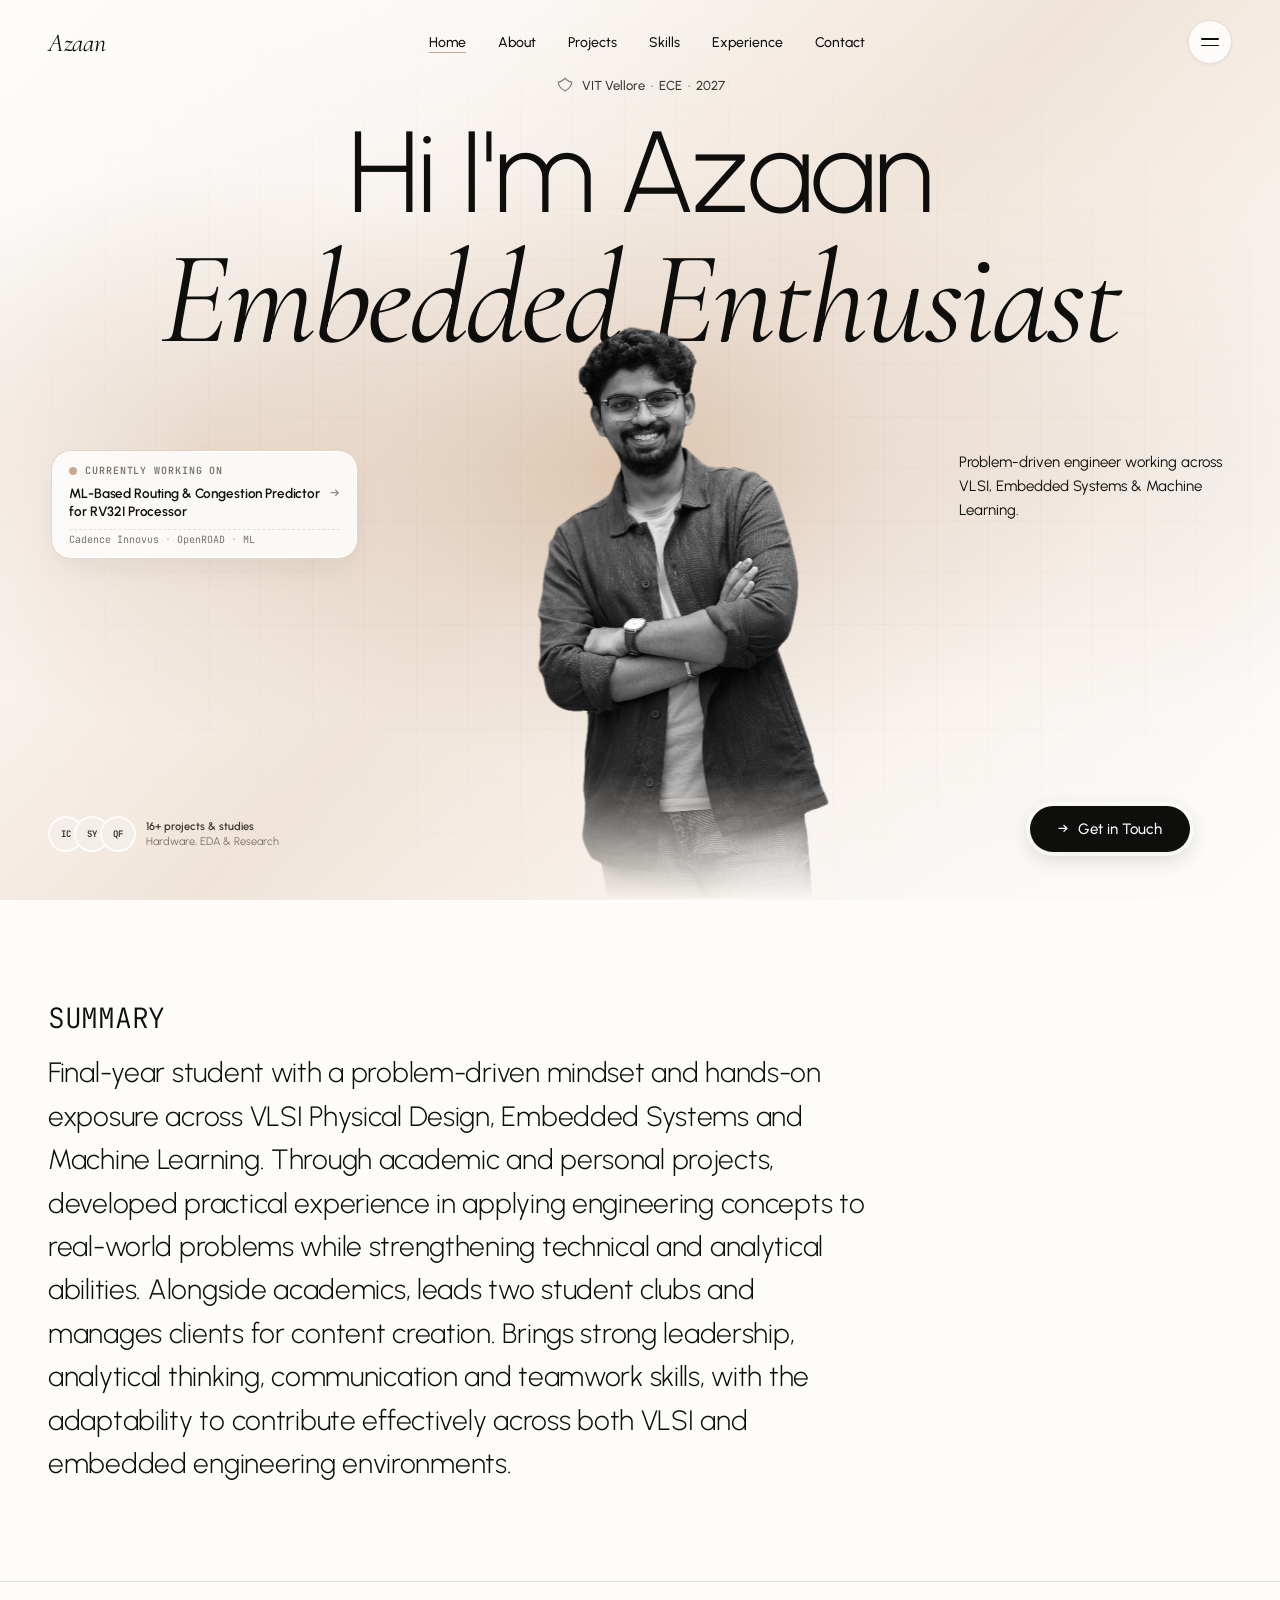
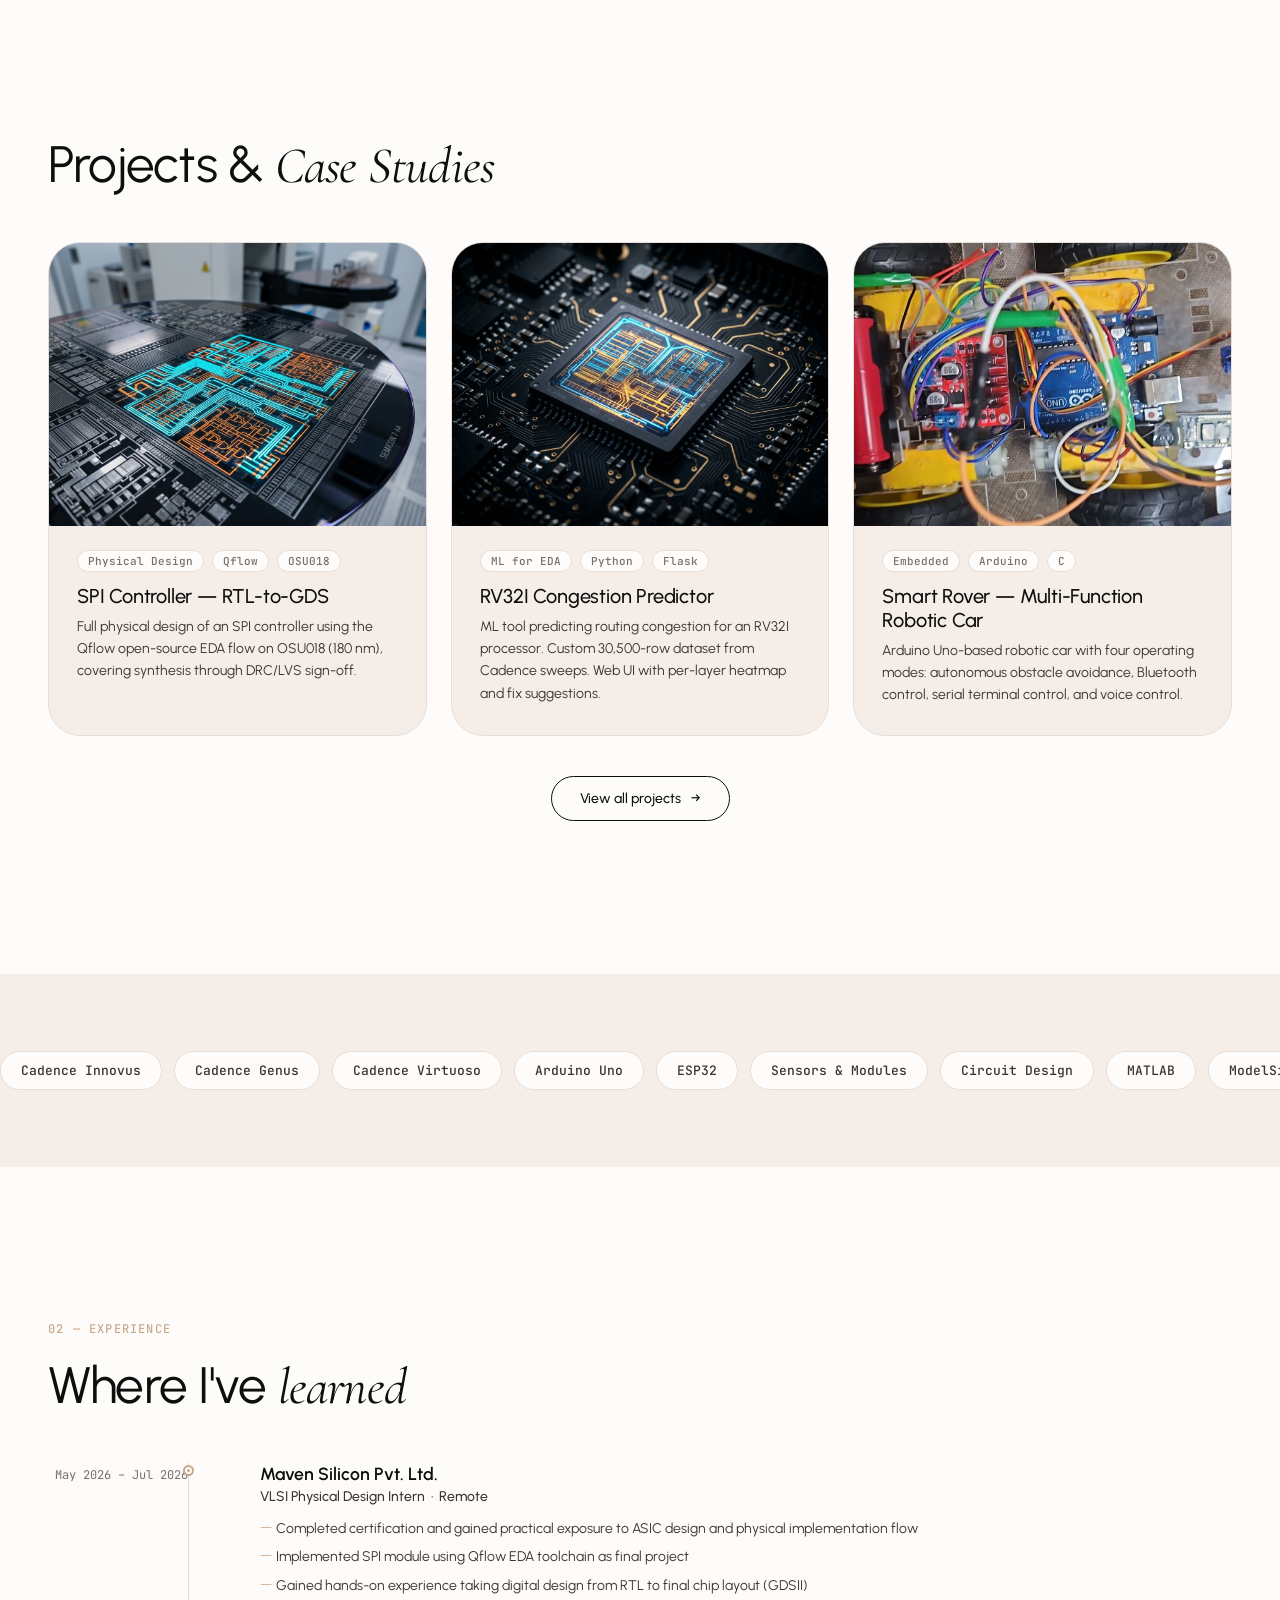
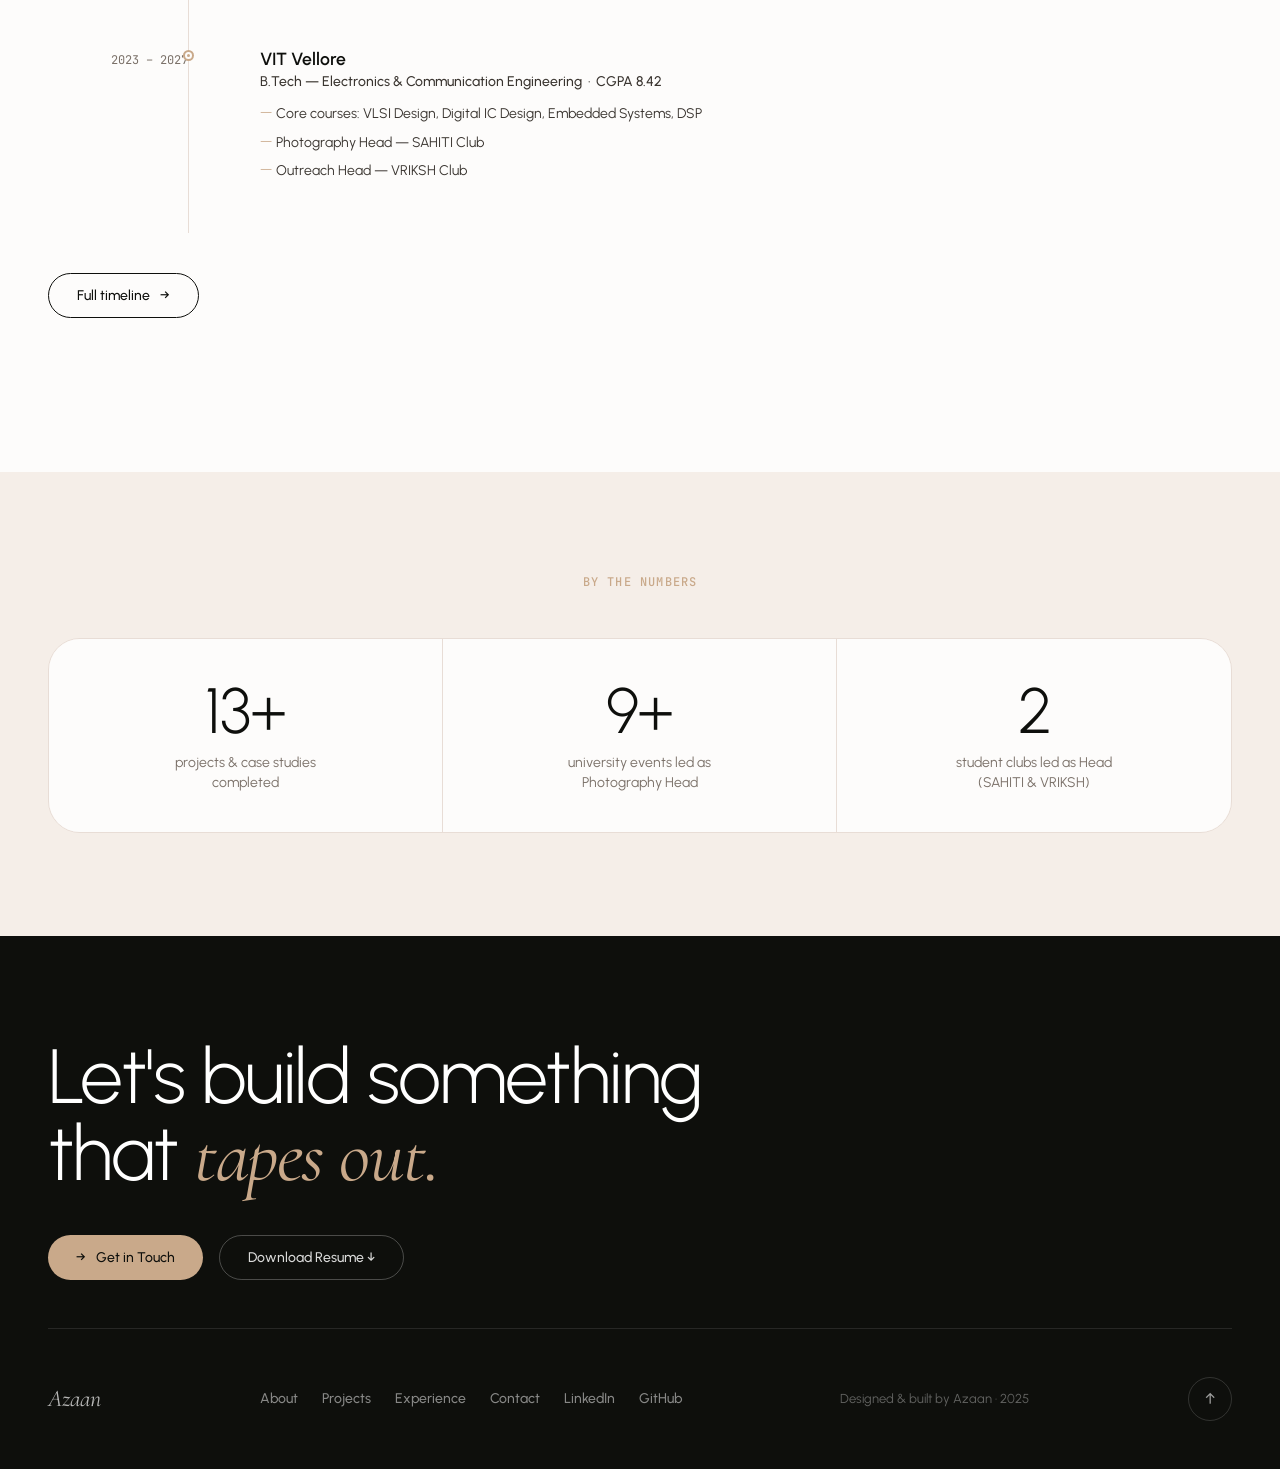
<file: index.html>
<!DOCTYPE html>
<html lang="en">
<head>
  <meta charset="UTF-8" />
  <meta name="viewport" content="width=device-width, initial-scale=1.0" />
  <title>AZAAN'S PORTFOLIO</title>
  <meta name="description" content="AZAAN'S PORTFOLIO — Personal portfolio of K Azaan Ahamed, ECE student at VIT Vellore specializing in VLSI, Embedded Systems &amp; Machine Learning." />
  <meta property="og:title" content="AZAAN'S PORTFOLIO" />
  <meta property="og:description" content="Problem-driven engineer working across VLSI, Embedded Systems &amp; Machine Learning." />
  <meta property="og:type" content="website" />
  <link rel="preconnect" href="https://fonts.googleapis.com" />
  <link rel="preconnect" href="https://fonts.gstatic.com" crossorigin />
  <link href="https://fonts.googleapis.com/css2?family=Urbanist:ital,wght@0,300;0,400;0,500;0,600;1,400&family=Cormorant+Garamond:ital,wght@1,400;1,500&family=JetBrains+Mono:wght@400;500&display=swap" rel="stylesheet" />
  <link rel="stylesheet" href="css/style.css" />
  <style>
    /* ──────────────────────────────────────────
       HERO  (CSS vars NOT used in animation
       timing slots — causes silent fail in all
       browsers. Use literal cubic-bezier.)
    ────────────────────────────────────────── */
    .hero {
      position: relative;
      min-height: 100svh;
      overflow: hidden;
      display: flex;
      flex-direction: column;
    }

    .hero-bg {
      position: absolute; inset: 0; z-index: 0;
      background:
        radial-gradient(42% 45% at 16% 50%, rgba(201, 169, 138, 0.32) 0%, rgba(201, 169, 138, 0) 70%),
        radial-gradient(38% 42% at 86% 50%, rgba(226, 209, 195, 0.32) 0%, rgba(226, 209, 195, 0) 70%),
        radial-gradient(60% 55% at 50% 52%,
          rgba(201,169,138,.55) 0%,
          rgba(226,209,195,.42) 35%,
          rgba(242,232,224,.22) 62%,
          rgba(253,252,251,0) 100%),
        linear-gradient(135deg, #fdfcfb 0%, #fbf8f5 25%, #f0e4d8 50%, #faf6f2 75%, #fdfcfb 100%);
      opacity: 0;
      animation: fadeIn 600ms ease-out 50ms forwards;
    }

    .hero-pattern {
      position: absolute; inset: 0; z-index: 1; pointer-events: none;
      background-image:
        linear-gradient(to right, rgba(201, 169, 138, 0.08) 1px, transparent 1px),
        linear-gradient(to bottom, rgba(201, 169, 138, 0.08) 1px, transparent 1px);
      background-size: 52px 52px;
      mask-image: radial-gradient(ellipse 80% 70% at 50% 50%, #000 30%, transparent 85%);
      -webkit-mask-image: radial-gradient(ellipse 80% 70% at 50% 50%, #000 30%, transparent 85%);
      opacity: 0;
      animation: fadeIn 800ms ease-out 100ms forwards;
    }

    .hero-badge {
      position: relative; z-index: 10;
      display: flex; align-items: center; justify-content: center; gap: 8px;
      margin-top: 4px;
      opacity: 0;
      animation: fadeUp 700ms cubic-bezier(0.16,1,0.3,1) 300ms forwards;
    }
    .hero-badge span { font-size: 13px; font-weight: 500; color: var(--ink-2); }

    /* ── greeting + role ── */
    .hero-text {
      position: relative; z-index: 4;
      text-align: center;
      padding: 0 clamp(20px, 4vw, 48px);
      margin-top: clamp(12px, 2vw, 24px);
    }
    .greeting {
      font-family: 'Urbanist', system-ui, sans-serif;
      font-weight: 300;
      font-size: var(--text-hero);
      line-height: 0.95;
      letter-spacing: -0.02em;
      color: var(--ink);
      opacity: 0; transform: translateY(24px);
      animation: fadeUp 700ms cubic-bezier(0.16,1,0.3,1) 380ms forwards;
      white-space: nowrap;
    }
    .role-line {
      font-family: 'Cormorant Garamond', Georgia, serif;
      font-style: italic; font-weight: 400;
      font-size: calc(var(--text-hero) * 1.15);
      line-height: 0.95; letter-spacing: -0.02em; color: var(--ink);
      min-height: 1.1em;
      display: flex; align-items: center; justify-content: center;
      opacity: 0;
      animation: fadeIn 500ms ease 860ms forwards;
    }
    .caret {
      display: none;
    }

    /* ── portrait ── */
    .hero-portrait-wrap {
      position: absolute; bottom: 0; left: 50%; transform: translateX(-50%);
      z-index: 5;
      width: clamp(280px, 46vw, 680px);
      display: flex; align-items: flex-end; justify-content: center;
      opacity: 0;
      animation: portraitRise 900ms cubic-bezier(0.16,1,0.3,1) 250ms forwards;
    }
    .hero-portrait {
      width: 100%; height: auto;
      object-fit: contain; object-position: bottom center;
      filter: grayscale(1) contrast(1.05);
      -webkit-mask-image: linear-gradient(to bottom, #000 82%, transparent 100%);
      mask-image: linear-gradient(to bottom, #000 82%, transparent 100%);
      display: block; max-height: 78svh;
    }

    /* ── chrome (pills, tagline, CTA) ── */
    .hero-chrome { position: absolute; inset: 0; z-index: 8; pointer-events: none; }
    .hero-chrome > * { pointer-events: auto; }

    .avail-pill-hero {
      position: absolute;
      left: clamp(20px, 4vw, 52px);
      top: 50%;
      transform: translateY(-50%);
      display: flex;
      flex-direction: column;
      gap: 7px;
      width: clamp(260px, 24vw, 316px);
      background: rgba(253, 252, 251, 0.90);
      backdrop-filter: blur(16px);
      -webkit-backdrop-filter: blur(16px);
      border: 1px solid rgba(201, 169, 138, 0.45);
      border-radius: var(--r-md);
      padding: 13px 17px 12px;
      box-shadow: 0 12px 32px -8px rgba(38, 30, 24, 0.08), 0 0 0 1px rgba(255, 255, 255, 0.75) inset;
      text-decoration: none;
      opacity: 0;
      animation: fadeUp 600ms cubic-bezier(0.16, 1, 0.3, 1) 1020ms forwards;
      transition: transform 240ms cubic-bezier(0.16, 1, 0.3, 1),
                  box-shadow 240ms ease,
                  border-color 240ms ease,
                  background 240ms ease;
      cursor: pointer;
    }
    .avail-pill-hero:hover {
      transform: translateY(calc(-50% - 3px));
      border-color: var(--lime-400);
      background: rgba(253, 252, 251, 0.98);
      box-shadow: 0 18px 40px -8px rgba(38, 30, 24, 0.14), 0 0 0 1px rgba(201, 169, 138, 0.55) inset;
    }
    .hero-status-tag {
      display: flex;
      align-items: center;
      gap: 8px;
    }
    .status-label {
      font-family: 'JetBrains Mono', monospace;
      font-size: 10px;
      font-weight: 600;
      letter-spacing: 0.09em;
      text-transform: uppercase;
      color: var(--ink-3);
    }
    .hero-focus-desc {
      display: flex;
      align-items: flex-start;
      justify-content: space-between;
      gap: 8px;
    }
    .focus-title {
      font-family: 'Urbanist', system-ui, sans-serif;
      font-size: 13.5px;
      font-weight: 600;
      line-height: 1.35;
      color: var(--ink);
      letter-spacing: -0.01em;
    }
    .focus-arrow {
      font-size: 14px;
      color: var(--ink-3);
      transition: transform 200ms ease, color 200ms ease;
      flex-shrink: 0;
      margin-top: 1px;
    }
    .avail-pill-hero:hover .focus-arrow {
      transform: translateX(3px);
      color: var(--ink);
    }
    .hero-focus-meta {
      display: flex;
      align-items: center;
      gap: 6px;
      font-family: 'JetBrains Mono', monospace;
      font-size: 10px;
      color: var(--ink-3);
      padding-top: 3px;
      border-top: 1px dashed rgba(201, 169, 138, 0.35);
      margin-top: 2px;
    }
    .meta-sep { opacity: 0.5; }

    .tagline-hero {
      position: absolute;
      right: clamp(20px, 4vw, 52px);
      top: 50%;
      transform: translateY(-50%);
      max-width: 270px;
      font-size: 15px;
      line-height: 1.6;
      color: var(--ink);
      opacity: 0;
      animation: fadeUp 600ms cubic-bezier(0.16,1,0.3,1) 1100ms forwards;
    }
    .social-proof {
      position: absolute;
      bottom: clamp(28px, 4vw, 48px); left: clamp(20px, 4vw, 48px);
      display: flex; align-items: center; gap: 10px;
      opacity: 0;
      animation: fadeUp 600ms cubic-bezier(0.16,1,0.3,1) 1180ms forwards;
    }
    .sp-badges { display: flex; align-items: center; }
    .sp-badge {
      width: 36px; height: 36px; border-radius: 50%;
      border: 2px solid var(--bg); background: var(--bg-soft);
      margin-left: -10px; display: flex; align-items: center; justify-content: center;
      font-size: 9px; font-weight: 700; color: var(--ink-2);
      font-family: 'JetBrains Mono', monospace; flex-shrink: 0;
    }
    .sp-badge:first-child { margin-left: 0; }
    .sp-text { font-size: 11px; line-height: 1.4; color: var(--ink-3); max-width: 140px; }
    .sp-text strong { color: var(--ink-2); font-weight: 600; }

    .cta-btn-hero {
      position: absolute;
      bottom: clamp(28px, 4vw, 48px); right: clamp(20px, 7vw, 120px);
      display: flex; align-items: center; gap: 10px;
      background: var(--ink); color: white; border-radius: var(--r-pill);
      padding: 14px 28px; font-size: 15px; font-weight: 500;
      box-shadow: var(--shadow-pill);
      opacity: 0;
      animation: fadeUp 600ms cubic-bezier(0.16,1,0.3,1) 1260ms forwards;
      transition: transform 200ms, box-shadow 200ms;
    }
    .cta-btn-hero:hover {
      transform: translateY(-2px);
      box-shadow: 0 0 0 4px rgba(201,169,138,.35), 0 10px 28px rgba(58,53,48,.22);
    }
    .cta-btn-hero:hover .arrow { transform: translateX(4px); }

    /* ──────────────────────────────────────────
       HOME SECTIONS
    ────────────────────────────────────────── */
    .intro-strip {
      padding: clamp(48px, 8vw, 96px) 0;
      border-bottom: 1px solid var(--line);
    }
    .intro-strip p {
      font-size: clamp(1.25rem, 2.5vw, 1.75rem);
      font-weight: 300; line-height: 1.55; color: var(--ink);
      max-width: 820px; letter-spacing: -0.01em;
    }
    .works-grid { display: grid; grid-template-columns: repeat(3, 1fr); gap: 24px; }
    @media (max-width: 1023px) { .works-grid { grid-template-columns: 1fr 1fr; } }
    @media (max-width: 640px)  { .works-grid { grid-template-columns: 1fr; } }

    .metrics-row {
      display: grid; grid-template-columns: repeat(3, 1fr);
      border: 1px solid var(--line); border-radius: var(--r-lg); overflow: hidden;
    }
    .metrics-row .metric-tile { border-right: 1px solid var(--line); }
    .metrics-row .metric-tile:last-child { border-right: none; }
    @media (max-width: 767px) {
      .metrics-row { grid-template-columns: 1fr; }
      .metrics-row .metric-tile { border-right: none; border-bottom: 1px solid var(--line); }
      .metrics-row .metric-tile:last-child { border-bottom: none; }
    }

    /* ── tablet & mobile hero ── */
    @media (min-width: 768px) and (max-width: 1040px) {
      .avail-pill-hero {
        left: 20px;
        width: 240px;
        padding: 10px 14px;
      }
      .focus-title { font-size: 12.5px; }
      .tagline-hero {
        right: 20px;
        max-width: 220px;
        font-size: 13.5px;
      }
      .hero-portrait-wrap {
        width: 44vw;
        max-width: 440px;
      }
    }

    @keyframes fadeUpCenter {
      from { opacity: 0; transform: translateX(-50%) translateY(20px); }
      to { opacity: 1; transform: translateX(-50%) translateY(0); }
    }

    @media (max-width: 767px) {
      .hero {
        min-height: 100svh;
        min-height: 100dvh;
        padding-top: 68px;
        padding-bottom: 20px;
        display: flex;
        flex-direction: column;
        align-items: center;
        position: relative;
        overflow: hidden;
      }
      .hero-badge {
        margin-top: 4px;
        font-size: 11.5px;
      }
      .hero-text {
        margin-top: 6px;
        padding: 0 16px;
        z-index: 4;
      }
      .greeting {
        white-space: normal;
        font-size: clamp(1.9rem, 7.5vw, 2.6rem);
        line-height: 1.08;
      }
      .role-line {
        font-size: clamp(2.1rem, 8.5vw, 3rem);
        line-height: 1.12;
        margin-top: 2px;
        min-height: 1.15em;
      }
      .hero-portrait-wrap {
        width: 100vw;
        max-width: 520px;
        bottom: 0;
        left: 50%;
        transform: translateX(-50%);
        z-index: 2;
        pointer-events: none;
      }
      .hero-portrait {
        max-height: 65svh;
        -webkit-mask-image: linear-gradient(to bottom, #000 70%, transparent 100%);
        mask-image: linear-gradient(to bottom, #000 70%, transparent 100%);
      }
      .hero-chrome {
        position: static;
        display: flex;
        flex-direction: column;
        align-items: center;
        width: 100%;
        z-index: 6;
        pointer-events: none;
        margin-top: 14px;
      }
      .avail-pill-hero {
        position: relative;
        top: auto;
        left: auto;
        right: auto;
        bottom: auto;
        transform: none;
        width: calc(100% - 32px);
        max-width: 340px;
        padding: 10px 14px;
        pointer-events: auto;
      }
      .avail-pill-hero:hover {
        transform: translateY(-2px);
      }
      .focus-title {
        font-size: 12.5px;
        line-height: 1.32;
      }
      .hero-focus-meta {
        font-size: 9.5px;
        gap: 5px;
      }
      .tagline-hero { display: none; }
      .social-proof { display: none; }
      .cta-btn-hero {
        position: absolute;
        bottom: 22px;
        left: 50%;
        right: auto;
        transform: translateX(-50%);
        width: calc(100% - 48px);
        max-width: 290px;
        justify-content: center;
        padding: 13px 24px;
        font-size: 14.5px;
        z-index: 10;
        pointer-events: auto;
        opacity: 0;
        animation: fadeUpCenter 600ms cubic-bezier(0.16,1,0.3,1) 900ms forwards;
      }
      .cta-btn-hero:hover { transform: translateX(-50%) translateY(-2px); }
    }

    /* Navbar — fully transparent on homepage so hero shows through */
    .site-header {
      background: transparent;
      border-bottom: 1px solid transparent;
      backdrop-filter: none;
      -webkit-backdrop-filter: none;
    }
    /* Turns frosted on scroll (handled by JS adding .scrolled) */
    .site-header.scrolled {
      background: rgba(253,252,251,.88);
      backdrop-filter: blur(14px);
      -webkit-backdrop-filter: blur(14px);
      border-bottom-color: var(--line);
    }
    /* Logo + nav links always readable over hero */
    .site-header .logo,
    .site-header nav a { color: var(--ink); }

    /* Hero gets top padding to clear the fixed header */
    .hero { padding-top: 72px; }

  </style>
</head>
<body>

<div class="progress-bar" role="progressbar" aria-label="Page scroll progress"></div>
<a class="skip-link" href="#main">Skip to content</a>

<!-- ═══ LUXURY EDITORIAL MENU OVERLAY ═══ -->
<div class="menu-overlay" id="menuOverlay" role="dialog" aria-label="Navigation menu" aria-hidden="true">
  <div class="menu-overlay-container">
    <!-- Overlay Header -->
    <div class="menu-overlay-header">
      <a class="logo" href="index.html">Azaan</a>
      <button class="close-btn" id="closeMenu" aria-label="Close menu">
        <svg width="18" height="18" viewBox="0 0 24 24" fill="none" stroke="currentColor" stroke-width="2" stroke-linecap="round" stroke-linejoin="round">
          <line x1="18" y1="6" x2="6" y2="18"></line>
          <line x1="6" y1="6" x2="18" y2="18"></line>
        </svg>
      </button>
    </div>

    <!-- Overlay Body: 2 Columns -->
    <div class="menu-overlay-body">
      <!-- Left: Navigation Links -->
      <div class="menu-nav-col">
        <span class="menu-section-label">Navigation</span>
        <nav class="menu-links" aria-label="Main navigation">
          <a class="menu-link" href="index.html">
            <span class="menu-link-num">01</span>
            <span class="menu-link-text">Home</span>
            <span class="menu-link-arrow">→</span>
          </a>
          <a class="menu-link" href="about.html">
            <span class="menu-link-num">02</span>
            <span class="menu-link-text">About</span>
            <span class="menu-link-arrow">→</span>
          </a>
          <a class="menu-link" href="projects.html">
            <span class="menu-link-num">03</span>
            <span class="menu-link-text">Projects</span>
            <span class="menu-link-arrow">→</span>
          </a>
          <a class="menu-link" href="skills.html">
            <span class="menu-link-num">04</span>
            <span class="menu-link-text">Skills &amp; Tools</span>
            <span class="menu-link-arrow">→</span>
          </a>
          <a class="menu-link" href="experience.html">
            <span class="menu-link-num">05</span>
            <span class="menu-link-text">Experience</span>
            <span class="menu-link-arrow">→</span>
          </a>
          <a class="menu-link" href="contact.html">
            <span class="menu-link-num">06</span>
            <span class="menu-link-text">Contact</span>
            <span class="menu-link-arrow">→</span>
          </a>
        </nav>
      </div>

      <!-- Right: Info / Quick Connect Panel -->
      <div class="menu-info-col">
        <div class="menu-info-card">
          <span class="menu-section-label">Current Focus</span>
          <p class="menu-info-desc">B.Tech ECE @ VIT Vellore (CGPA 8.42). Working across VLSI Physical Design, Embedded Systems &amp; Machine Learning.</p>
          <div class="menu-status-pill">
            <span class="dot-wrap"><span class="dot-ring"></span><span class="dot-core"></span></span>
            <span>Open to Internship & Full-time</span>
          </div>
        </div>

        <div class="menu-info-card">
          <span class="menu-section-label">Direct Connect</span>
          <div class="menu-contact-links">
            <a href="mailto:kaahamed1019@gmail.com" class="menu-contact-item">
              <span class="contact-label">Email</span>
              <span class="contact-val">kaahamed1019@gmail.com</span>
            </a>
            <a href="https://linkedin.com/in/azaanahamedk" target="_blank" rel="noopener" class="menu-contact-item">
              <span class="contact-label">LinkedIn</span>
              <span class="contact-val">in/azaanahamedk</span>
            </a>
            <a href="https://github.com/AzaanGIT" target="_blank" rel="noopener" class="menu-contact-item">
              <span class="contact-label">GitHub</span>
              <span class="contact-val">github.com/AzaanGIT</span>
            </a>
          </div>
        </div>

        <div class="menu-actions">
          <a class="btn-primary" href="AZAAN'S_COMMON_RESUME.pdf" download="AZAAN'S_COMMON_RESUME.pdf" style="font-size:13px;padding:12px 24px;">Download Resume ↓</a>
        </div>
      </div>
    </div>

    <!-- Overlay Footer Note -->
    <div class="menu-overlay-footer-note">
      <span>ECE Student · VIT Vellore</span>
      <span>Designed &amp; Built by Azaan</span>
      <span>Vellore, India</span>
    </div>
  </div>
</div>

<!-- ═══ STICKY HEADER (appears after scroll) ═══ -->
<header class="site-header" id="siteHeader">
  <div class="header-inner">
    <a class="logo" href="index.html">Azaan</a>
    <nav aria-label="Main navigation">
      <a href="index.html" class="active">Home</a>
      <a href="about.html">About</a>
      <a href="projects.html">Projects</a>
      <a href="skills.html">Skills</a>
      <a href="experience.html">Experience</a>
      <a href="contact.html">Contact</a>
    </nav>
    <button class="menu-btn" id="openMenu" aria-label="Open navigation menu" aria-expanded="false">
      <span></span><span></span>
    </button>
  </div>
</header>

<!-- ═══ HERO ═══ -->
<main id="main">
<section class="hero" aria-label="Hero — Hi I'm Azaan">

  <!-- Gradient background -->
  <div class="hero-bg" aria-hidden="true"></div>
  <div class="hero-pattern" aria-hidden="true"></div>

  <!-- Badge -->
  <div class="hero-badge" role="note" aria-label="VIT Vellore ECE 2027">
    <svg width="18" height="18" viewBox="0 0 24 24" fill="none" stroke="currentColor" stroke-width="1.5" aria-hidden="true" style="opacity:.5;flex-shrink:0;">
      <path d="M12 3C9 6 6 8 3 8c0 4 2 8 9 12C19 16 21 12 21 8c-3 0-6-2-9-5z"/>
    </svg>
    <span>VIT Vellore &nbsp;·&nbsp; ECE &nbsp;·&nbsp; 2027</span>
  </div>

  <!-- Heading -->
  <div class="hero-text">
    <h1 class="greeting">Hi I'm Azaan</h1>
    <div class="role-line" role="text" aria-label="Role" aria-live="off">
      <span id="roleText"></span><span class="caret" aria-hidden="true"></span>
    </div>
  </div>

  <!-- Portrait -->
  <div class="hero-portrait-wrap">
    <img
      class="hero-portrait"
      src="IMG_1416.png"
      alt="Portrait of Azaan"
      width="720" height="1080"
      fetchpriority="high"
      draggable="false"
    />
  </div>

  <!-- Chrome elements -->
  <div class="hero-chrome">

    <!-- Active Project Card (replaces plain pill) -->
    <a class="avail-pill-hero" href="projects.html#rv32i" role="status" aria-label="Currently working on ML-Based Routing &amp; Congestion Predictor for RV32I Processor">
      <div class="hero-status-tag">
        <span class="dot-wrap">
          <span class="dot-ring"></span>
          <span class="dot-core"></span>
        </span>
        <span class="status-label">Currently Working On</span>
      </div>
      <div class="hero-focus-desc">
        <span class="focus-title">ML-Based Routing &amp; Congestion Predictor for RV32I Processor</span>
        <span class="focus-arrow">→</span>
      </div>
      <div class="hero-focus-meta">
        <span>Cadence Innovus</span>
        <span class="meta-sep">·</span>
        <span>OpenROAD</span>
        <span class="meta-sep">·</span>
        <span>ML</span>
      </div>
    </a>

    <!-- Tagline -->
    <p class="tagline-hero">
      Problem-driven engineer working across<br>
      VLSI, Embedded Systems &amp; Machine Learning.
    </p>

    <!-- Social proof -->
    <div class="social-proof">
      <div class="sp-badges">
        <div class="sp-badge" title="Cadence Innovus">IC</div>
        <div class="sp-badge" title="Synopsys">SY</div>
        <div class="sp-badge" title="Qflow">QF</div>
      </div>
      <p class="sp-text">
        <strong>16+ projects &amp; studies</strong><br>
        Hardware, EDA &amp; Research
      </p>
    </div>

    <!-- CTA -->
    <a class="cta-btn-hero" href="contact.html" aria-label="Get in Touch">
      <span class="arrow">→</span> Get in Touch
    </a>

  </div><!-- /chrome -->
</section>

<!-- ═══ INTRO STRIP ═══ -->
<section class="intro-strip" aria-labelledby="intro-heading">
  <div class="container">
    <p class="eyebrow reveal" style="margin-bottom:12px;">SUMMARY</p>
    <p class="reveal">
      Final-year student with a problem-driven mindset and hands-on exposure across VLSI Physical Design, Embedded Systems and Machine Learning. Through academic and personal projects, developed practical experience in applying engineering concepts to real-world problems while strengthening technical and analytical abilities. Alongside academics, leads two student clubs and manages clients for content creation. Brings strong leadership, analytical thinking, communication and teamwork skills, with the adaptability to contribute effectively across both VLSI and embedded engineering environments.
    </p>
  </div>
</section>

<!-- ═══ SELECTED WORK ═══ -->
<section class="section" id="work" aria-labelledby="work-heading">
  <div class="container">
    <h2 class="h2 mb-48 reveal reveal-delay-1">Projects &amp; <span class="serif-em">Case Studies</span></h2>
    <div class="works-grid">

      <article class="project-card reveal" data-category="physical-design" onclick="location.href='projects.html'">
        <div class="project-card-media">
          <img src="images/projects/spi-controller-qflow-physical-design.jpg" alt="SPI Controller VLSI Silicon Layout" loading="lazy">
        </div>
        <div class="project-card-body">
          <div class="tag-row">
            <span class="tag">Physical Design</span>
            <span class="tag">Qflow</span>
            <span class="tag">OSU018</span>
          </div>
          <h3>SPI Controller — RTL-to-GDS</h3>
          <p>Full physical design of an SPI controller using the Qflow open-source EDA flow on OSU018 (180 nm), covering synthesis through DRC/LVS sign-off.</p>
        </div>
      </article>

      <article class="project-card reveal reveal-delay-1" data-category="ml-eda" onclick="location.href='projects.html'">
        <div class="project-card-media">
          <img src="images/projects/rv32i-congestion-predictor.jpg" alt="RV32I Processor Semiconductor Core" loading="lazy">
        </div>
        <div class="project-card-body">
          <div class="tag-row">
            <span class="tag">ML for EDA</span>
            <span class="tag">Python</span>
            <span class="tag">Flask</span>
          </div>
          <h3>RV32I Congestion Predictor</h3>
          <p>ML tool predicting routing congestion for an RV32I processor. Custom 30,500-row dataset from Cadence sweeps. Web UI with per-layer heatmap and fix suggestions.</p>
        </div>
      </article>

      <article class="project-card reveal reveal-delay-2" data-category="embedded" onclick="location.href='projects.html'">
        <div class="project-card-media">
          <img src="images/projects/smart-rover-multi-function-car.jpg" alt="Smart Rover Multi-Function Autonomous Car" loading="lazy">
        </div>
        <div class="project-card-body">
          <div class="tag-row"><span class="tag">Embedded</span><span class="tag">Arduino</span><span class="tag">C</span></div>
          <h3>Smart Rover — Multi-Function Robotic Car</h3>
          <p>Arduino Uno-based robotic car with four operating modes: autonomous obstacle avoidance, Bluetooth control, serial terminal control, and voice control.</p>
        </div>
      </article>

    </div>
    <div class="mt-40 text-center reveal">
      <a class="btn-secondary" href="projects.html">View all projects <span class="arrow">→</span></a>
    </div>
  </div>
</section>

<!-- ═══ SKILLS MARQUEE ═══ -->
<section class="section--soft" style="padding:clamp(48px,6vw,80px) 0;overflow:hidden;" aria-label="Tools marquee">
  <div class="marquee-track" aria-hidden="true">
    <div class="marquee-inner">
      <span class="marquee-item">Cadence Innovus</span>
      <span class="marquee-item">Cadence Genus</span>
      <span class="marquee-item">Cadence Virtuoso</span>
      <span class="marquee-item">Arduino Uno</span>
      <span class="marquee-item">ESP32</span>
      <span class="marquee-item">Sensors &amp; Modules</span>
      <span class="marquee-item">Circuit Design</span>
      <span class="marquee-item">MATLAB</span>
      <span class="marquee-item">ModelSim</span>
      <span class="marquee-item">NetSim</span>
      <span class="marquee-item">OptiSystem</span>
      <span class="marquee-item">Qflow</span>
      <span class="marquee-item">Verilog HDL</span>
      <span class="marquee-item">C Programming</span>
      <span class="marquee-item">Linux</span>
      <span class="marquee-item">Photography</span>
      <span class="marquee-item">Content Creation</span>
      <span class="marquee-item">Canva</span>
      <span class="marquee-item">CapCut</span>
      <span class="marquee-item">AI Agents</span>
      <span class="marquee-item">Excel</span>
      <span class="marquee-item">Cadence Innovus</span>
      <span class="marquee-item">Cadence Genus</span>
      <span class="marquee-item">Cadence Virtuoso</span>
      <span class="marquee-item">Arduino Uno</span>
      <span class="marquee-item">ESP32</span>
      <span class="marquee-item">Sensors &amp; Modules</span>
      <span class="marquee-item">Circuit Design</span>
      <span class="marquee-item">MATLAB</span>
      <span class="marquee-item">ModelSim</span>
      <span class="marquee-item">NetSim</span>
      <span class="marquee-item">OptiSystem</span>
      <span class="marquee-item">Qflow</span>
      <span class="marquee-item">Verilog HDL</span>
      <span class="marquee-item">C Programming</span>
      <span class="marquee-item">Linux</span>
      <span class="marquee-item">Photography</span>
      <span class="marquee-item">Content Creation</span>
      <span class="marquee-item">Canva</span>
      <span class="marquee-item">CapCut</span>
      <span class="marquee-item">AI Agents</span>
      <span class="marquee-item">Excel</span>
    </div>
  </div>
</section>

<!-- ═══ EXPERIENCE SNAPSHOT ═══ -->
<section class="section" id="experience" aria-labelledby="exp-heading">
  <div class="container">
    <p class="eyebrow reveal">02 — Experience</p>
    <h2 class="h2 mb-48 reveal reveal-delay-1">Where I've <span class="serif-em">learned</span></h2>
    <div class="timeline reveal">
      <div class="timeline-item">
        <div class="timeline-date">May 2026 – Jul 2026</div>
        <div class="timeline-node"></div>
        <div class="timeline-content">
          <h3>Maven Silicon Pvt. Ltd.</h3>
          <p class="sub">VLSI Physical Design Intern &nbsp;·&nbsp; Remote</p>
          <ul>
            <li>Completed certification and gained practical exposure to ASIC design and physical implementation flow</li>
            <li>Implemented SPI module using Qflow EDA toolchain as final project</li>
            <li>Gained hands-on experience taking digital design from RTL to final chip layout (GDSII)</li>
          </ul>
        </div>
      </div>
      <div class="timeline-item">
        <div class="timeline-date">2023 – 2027</div>
        <div class="timeline-node"></div>
        <div class="timeline-content">
          <h3>VIT Vellore</h3>
          <p class="sub">B.Tech — Electronics &amp; Communication Engineering &nbsp;·&nbsp; CGPA 8.42</p>
          <ul>
            <li>Core courses: VLSI Design, Digital IC Design, Embedded Systems, DSP</li>
            <li>Photography Head — SAHITI Club</li>
            <li>Outreach Head — VRIKSH Club</li>
          </ul>
        </div>
      </div>
    </div>
    <div class="mt-40 reveal">
      <a class="btn-secondary" href="experience.html">Full timeline <span class="arrow">→</span></a>
    </div>
  </div>
</section>

<!-- ═══ METRICS ═══ -->
<section class="section--soft" style="padding:clamp(64px,8vw,120px) 0;" aria-label="Metrics">
  <div class="container">
    <p class="eyebrow text-center reveal mb-48">By the numbers</p>
    <div class="metrics-row reveal">
      <div class="metric-tile">
        <span class="metric-number" data-count="16" data-suffix="+">0</span>
        <p class="metric-label">projects &amp; case studies completed</p>
      </div>
      <div class="metric-tile">
        <span class="metric-number" data-count="12" data-suffix="+">0</span>
        <p class="metric-label">university events led as Photography Head</p>
      </div>
      <div class="metric-tile">
        <span class="metric-number" data-count="2" data-suffix="">0</span>
        <p class="metric-label">student clubs led as Head (SAHITI &amp; VRIKSH)</p>
      </div>
    </div>
  </div>
</section>

</main>

<!-- ═══ FOOTER ═══ -->
<footer class="site-footer" aria-label="Site footer">
  <div class="container">
    <h2 class="footer-cta-headline reveal">
      Let's build something that <span class="serif-em">tapes out.</span>
    </h2>
    <div class="flex gap-16 reveal reveal-delay-1">
      <a class="btn-primary" href="contact.html"
         style="background:var(--lime-400);color:var(--ink);box-shadow:none;">
        <span class="arrow">→</span> Get in Touch
      </a>
      <a class="btn-secondary" href="AZAAN'S_COMMON_RESUME.pdf" download="AZAAN'S_COMMON_RESUME.pdf"
         style="border-color:rgba(255,255,255,.25);color:rgba(255,255,255,.85);">
        Download Resume ↓
      </a>
    </div>
    <div class="footer-divider"></div>
    <div class="footer-bottom">
      <a class="logo" href="index.html"
         style="font-family:'Cormorant Garamond',serif;font-style:italic;font-size:24px;color:rgba(255,255,255,.7);">
        Azaan
      </a>
      <div class="footer-links">
        <a href="about.html">About</a>
        <a href="projects.html">Projects</a>
        <a href="experience.html">Experience</a>
        <a href="contact.html">Contact</a>
        <a href="https://linkedin.com/in/azaanahamedk" target="_blank" rel="noopener">LinkedIn</a>
        <a href="https://github.com/AzaanGIT" target="_blank" rel="noopener">GitHub</a>
      </div>
      <p class="footer-copy">Designed &amp; built by Azaan · 2025</p>
      <button class="back-to-top" aria-label="Back to top">↑</button>
    </div>
  </div>
</footer>

<script src="js/main.js"></script>

</body>
</html>
</file>
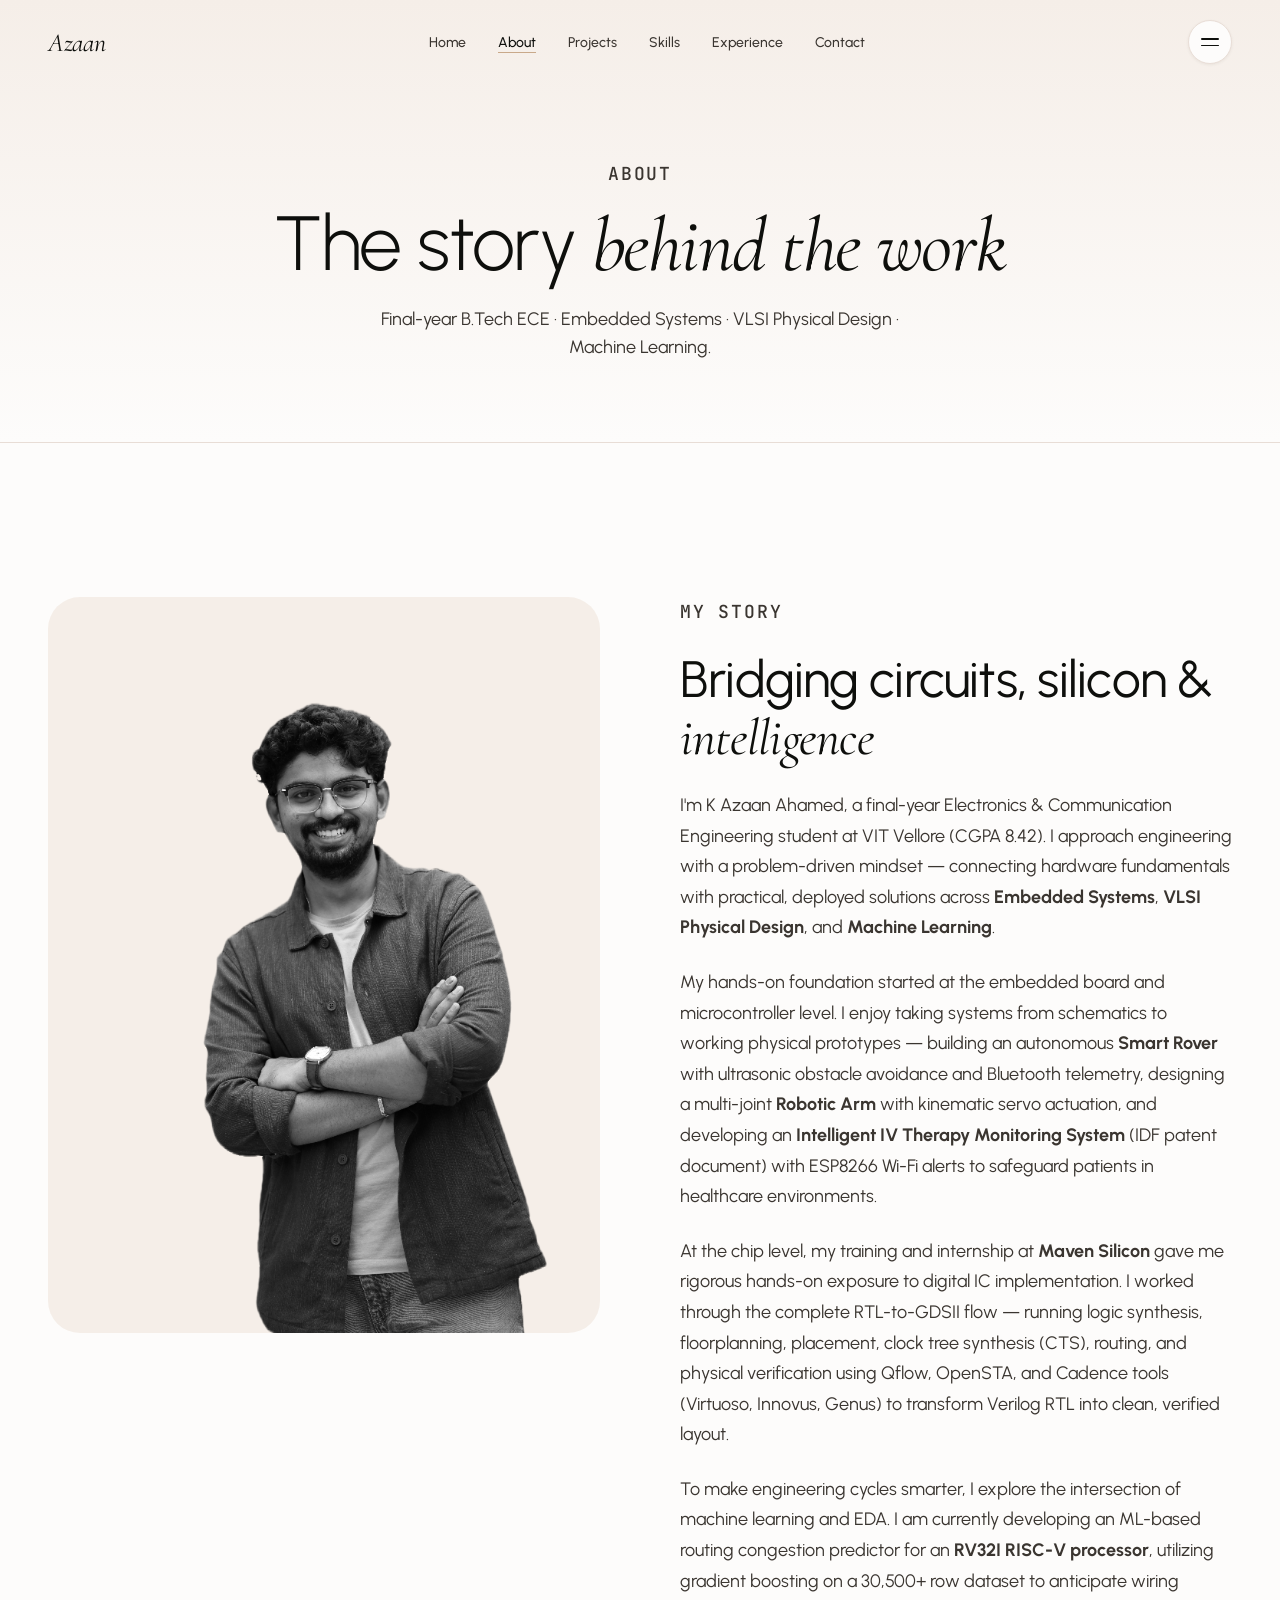
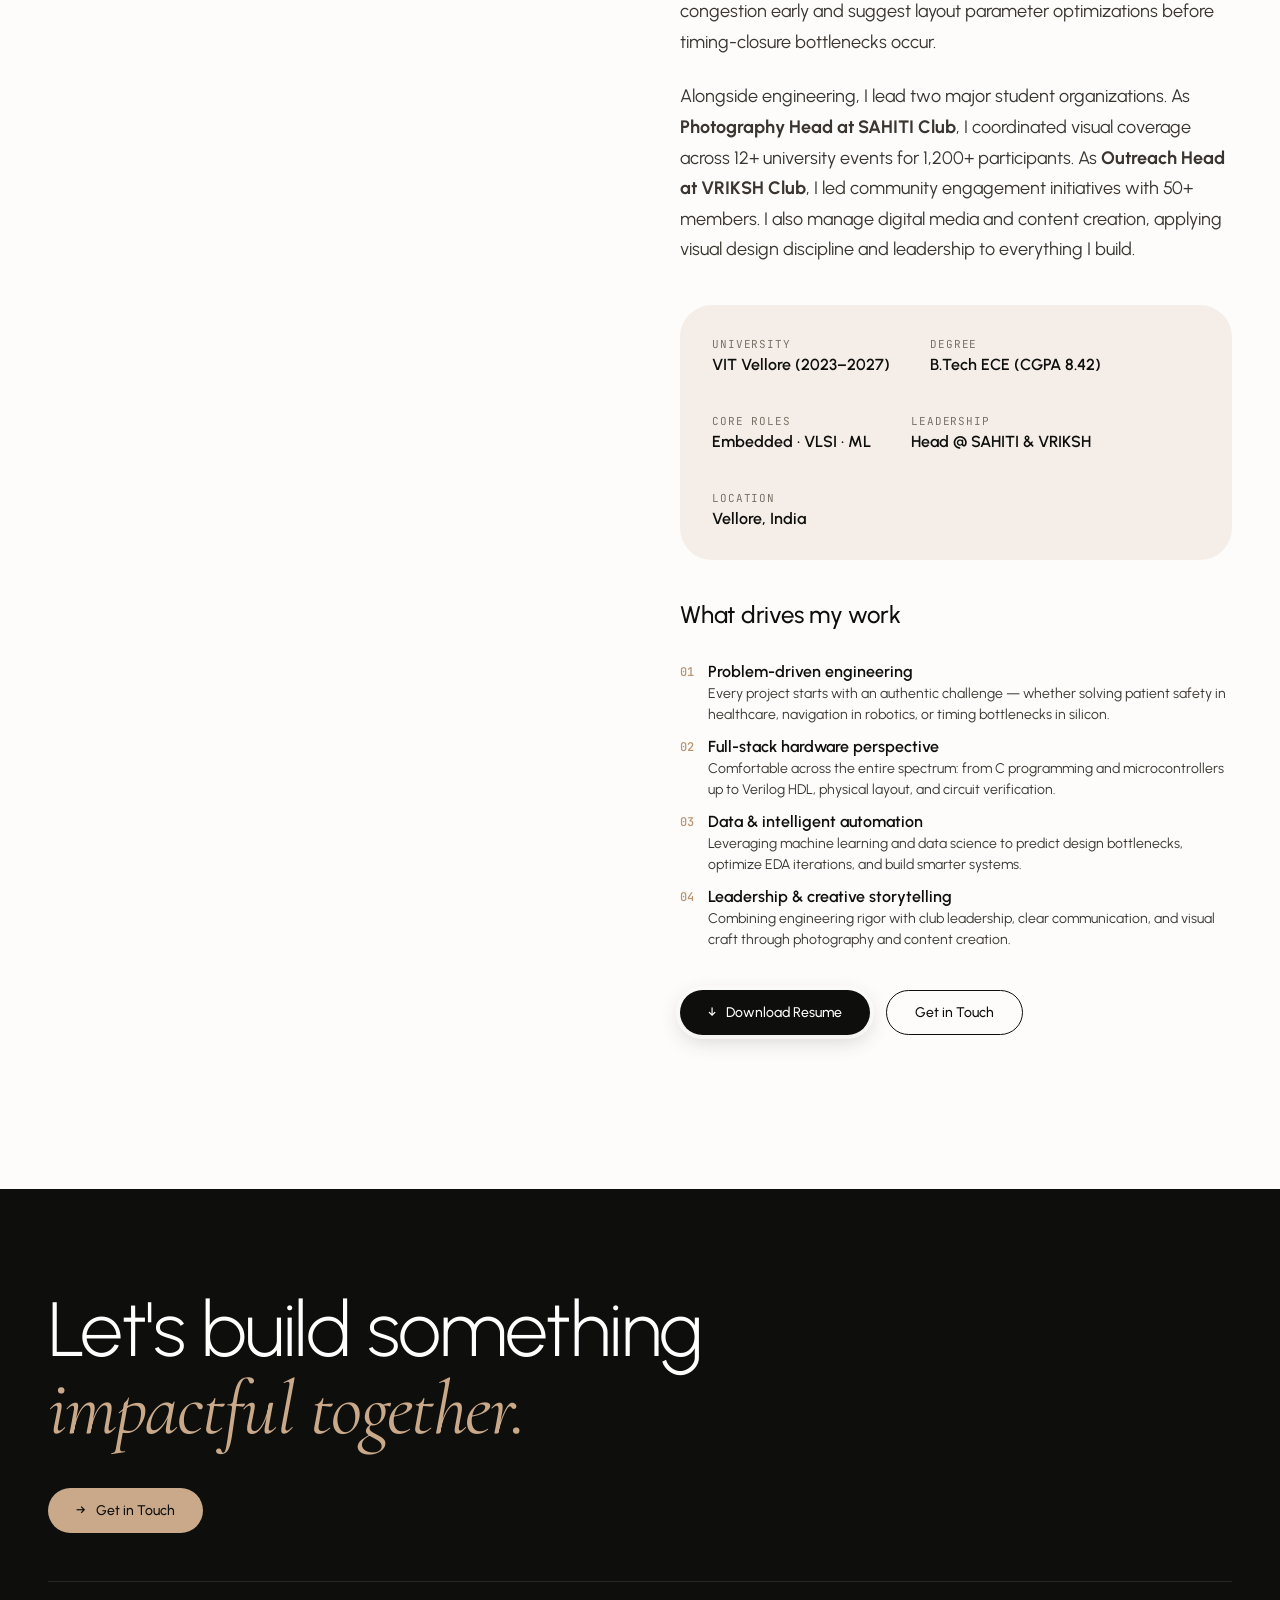
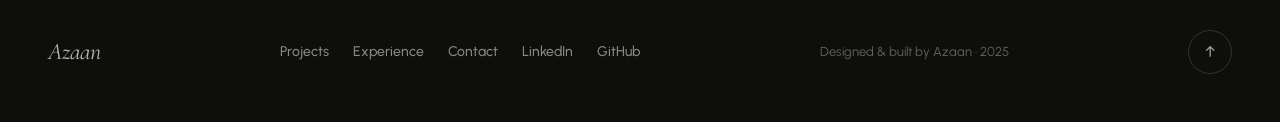
<file: about.html>
<!DOCTYPE html>
<html lang="en">

<head>
  <meta charset="UTF-8" />
  <meta name="viewport" content="width=device-width, initial-scale=1.0" />
  <title>About — Azaan</title>
  <meta name="description"
    content="Learn about Azaan — final-year B.Tech ECE student at VIT Vellore working across VLSI, Embedded Systems &amp; ML." />
  <link rel="stylesheet" href="css/style.css" />
  <style>
    .about-split {
      display: flex;
      flex-direction: column;
      gap: 36px;
      align-items: center;
    }

    .about-photo {
      border-radius: var(--r-lg);
      overflow: hidden;
      background: var(--bg-soft);
      aspect-ratio: 3/4;
      display: flex;
      align-items: center;
      justify-content: center;
      max-width: 380px;
      margin: 0 auto;
      width: 100%;
      position: static !important;
    }

    .about-content {
      width: 100%;
    }

    @media (min-width: 1024px) {
      .about-split {
        display: grid;
        grid-template-columns: 1fr 1fr;
        gap: 80px;
        align-items: start;
      }
      .about-photo {
        position: sticky !important;
        top: 100px;
        max-width: none;
        margin: 0;
      }
    }

    .about-photo img {
      width: 100%;
      height: 100%;
      object-fit: cover;
      filter: grayscale(1) contrast(1.05);
    }

    .about-photo-placeholder {
      display: flex;
      flex-direction: column;
      align-items: center;
      gap: 12px;
      color: var(--ink-3);
      font-size: 13px;
      font-family: 'JetBrains Mono', monospace;
    }

    .about-content p {
      font-size: var(--text-body-lg);
      color: var(--ink-2);
      line-height: 1.7;
      margin-bottom: 24px;
    }

    .about-content p:last-child {
      margin-bottom: 0;
    }

    .fact-row {
      display: flex;
      gap: 40px;
      flex-wrap: wrap;
      margin: 40px 0;
      padding: 32px;
      background: var(--bg-soft);
      border-radius: var(--r-lg);
    }

    .fact {}

    .fact .label {
      font-family: 'JetBrains Mono', monospace;
      font-size: 11px;
      color: var(--ink-3);
      text-transform: uppercase;
      letter-spacing: .08em;
      margin-bottom: 4px;
    }

    .fact .value {
      font-size: 1rem;
      font-weight: 600;
      color: var(--ink);
    }

    .values-list {
      display: flex;
      flex-direction: column;
      gap: 12px;
      margin: 32px 0;
    }

    .value-item {
      display: flex;
      gap: 14px;
      align-items: flex-start;
    }

    .value-num {
      font-family: 'JetBrains Mono', monospace;
      font-size: 12px;
      color: var(--lime-500);
      font-weight: 500;
      padding-top: 2px;
      flex-shrink: 0;
    }

    .value-text h4 {
      font-size: 1rem;
      font-weight: 600;
      margin-bottom: 2px;
    }

    .value-text p {
      font-size: 14px;
      color: var(--ink-2);
      line-height: 1.5;
    }
  </style>
</head>

<body>
  <div class="progress-bar"></div>
  <a class="skip-link" href="#main">Skip to content</a>

  <!-- MENU OVERLAY -->
  <!-- ═══ LUXURY EDITORIAL MENU OVERLAY ═══ -->
  <div class="menu-overlay" id="menuOverlay" role="dialog" aria-label="Navigation menu" aria-hidden="true">
    <div class="menu-overlay-container">
      <!-- Overlay Header -->
      <div class="menu-overlay-header">
        <a class="logo" href="index.html">Azaan</a>
        <button class="close-btn" id="closeMenu" aria-label="Close menu">
          <svg width="18" height="18" viewBox="0 0 24 24" fill="none" stroke="currentColor" stroke-width="2"
            stroke-linecap="round" stroke-linejoin="round">
            <line x1="18" y1="6" x2="6" y2="18"></line>
            <line x1="6" y1="6" x2="18" y2="18"></line>
          </svg>
        </button>
      </div>

      <!-- Overlay Body: 2 Columns -->
      <div class="menu-overlay-body">
        <!-- Left: Navigation Links -->
        <div class="menu-nav-col">
          <span class="menu-section-label">Navigation</span>
          <nav class="menu-links" aria-label="Main navigation">
            <a class="menu-link" href="index.html">
              <span class="menu-link-num">01</span>
              <span class="menu-link-text">Home</span>
              <span class="menu-link-arrow">→</span>
            </a>
            <a class="menu-link" href="about.html">
              <span class="menu-link-num">02</span>
              <span class="menu-link-text">About</span>
              <span class="menu-link-arrow">→</span>
            </a>
            <a class="menu-link" href="projects.html">
              <span class="menu-link-num">03</span>
              <span class="menu-link-text">Projects</span>
              <span class="menu-link-arrow">→</span>
            </a>
            <a class="menu-link" href="skills.html">
              <span class="menu-link-num">04</span>
              <span class="menu-link-text">Skills &amp; Tools</span>
              <span class="menu-link-arrow">→</span>
            </a>
            <a class="menu-link" href="experience.html">
              <span class="menu-link-num">05</span>
              <span class="menu-link-text">Experience</span>
              <span class="menu-link-arrow">→</span>
            </a>
            <a class="menu-link" href="contact.html">
              <span class="menu-link-num">06</span>
              <span class="menu-link-text">Contact</span>
              <span class="menu-link-arrow">→</span>
            </a>
          </nav>
        </div>

        <!-- Right: Info / Quick Connect Panel -->
        <div class="menu-info-col">
          <div class="menu-info-card">
            <span class="menu-section-label">Current Focus</span>
            <p class="menu-info-desc">B.Tech ECE @ VIT Vellore (CGPA 8.42). Working across VLSI Physical Design,
              Embedded Systems &amp; Machine Learning.</p>
            <div class="menu-status-pill">
              <span class="dot-wrap"><span class="dot-ring"></span><span class="dot-core"></span></span>
              <span>Open to Internship & Full-time</span>
            </div>
          </div>

          <div class="menu-info-card">
            <span class="menu-section-label">Direct Connect</span>
            <div class="menu-contact-links">
              <a href="mailto:kaahamed1019@gmail.com" class="menu-contact-item">
                <span class="contact-label">Email</span>
                <span class="contact-val">kaahamed1019@gmail.com</span>
              </a>
              <a href="https://linkedin.com/in/azaanahamedk" target="_blank" rel="noopener" class="menu-contact-item">
                <span class="contact-label">LinkedIn</span>
                <span class="contact-val">in/azaanahamedk</span>
              </a>
              <a href="https://github.com/AzaanGIT" target="_blank" rel="noopener" class="menu-contact-item">
                <span class="contact-label">GitHub</span>
                <span class="contact-val">github.com/AzaanGIT</span>
              </a>
            </div>
          </div>

          <div class="menu-actions">
            <a class="btn-primary" href="AZAAN'S_COMMON_RESUME.pdf" download="AZAAN'S_COMMON_RESUME.pdf" style="font-size:13px;padding:12px 24px;">Download Resume ↓</a>
          </div>
        </div>
      </div>

      <!-- Overlay Footer Note -->
      <div class="menu-overlay-footer-note">
        <span>ECE Student · VIT Vellore</span>
        <span>Designed &amp; Built by Azaan</span>
        <span>Vellore , India</span>
      </div>
    </div>
  </div>

  <header class="site-header">
    <div class="header-inner">
      <a class="logo" href="index.html">Azaan</a>
      <nav aria-label="Main navigation">
        <a href="index.html">Home</a>
        <a href="about.html" class="active">About</a>
        <a href="projects.html">Projects</a>
        <a href="skills.html">Skills</a>
        <a href="experience.html">Experience</a>
        <a href="contact.html">Contact</a>
      </nav>
      <button class="menu-btn" id="openMenu" aria-label="Open navigation" aria-expanded="false">
        <span></span><span></span>
      </button>
    </div>
  </header>

  <main id="main">
    <!-- PAGE HERO -->
    <div class="page-hero">
      <div class="container">
        <p class="eyebrow">About</p>
        <h1 class="h1 reveal">The story <span class="serif-em">behind the work</span></h1>
        <p class="reveal reveal-delay-1">Final-year B.Tech ECE · Embedded Systems · VLSI Physical Design · Machine
          Learning.</p>
      </div>
    </div>

    <!-- ABOUT CONTENT -->
    <section class="section" aria-label="About Azaan">
      <div class="container">
        <div class="about-split">

          <!-- Photo -->
          <div class="about-photo reveal">
            <img src="IMG_1416.png" alt="Portrait of Azaan" width="720" height="1080" />
          </div>

          <!-- Story -->
          <div class="about-content">
            <p class="eyebrow reveal">My story</p>
            <h2 class="h2 mb-24 reveal">Bridging circuits, silicon &amp; <span class="serif-em">intelligence</span></h2>

            <div class="reveal">
              <p>
                I'm K Azaan Ahamed, a final-year Electronics &amp; Communication Engineering student at
                VIT Vellore (CGPA 8.42). I approach engineering with a problem-driven mindset — connecting hardware
                fundamentals with practical, deployed solutions across <strong>Embedded Systems</strong>,
                <strong>VLSI Physical Design</strong>, and <strong>Machine Learning</strong>.
              </p>
              <p>
                My hands-on foundation started at the embedded board and microcontroller level. I enjoy taking systems
                from schematics to working physical prototypes — building an autonomous <strong>Smart Rover</strong>
                with ultrasonic obstacle avoidance and Bluetooth telemetry, designing a multi-joint <strong>Robotic
                  Arm</strong>
                with kinematic servo actuation, and developing an <strong>Intelligent IV Therapy Monitoring
                  System</strong>
                (IDF patent document) with ESP8266 Wi-Fi alerts to safeguard patients in healthcare environments.
              </p>
              <p>
                At the chip level, my training and internship at <strong>Maven Silicon</strong> gave me rigorous
                hands-on exposure
                to digital IC implementation. I worked through the complete RTL-to-GDSII flow — running logic synthesis,
                floorplanning, placement, clock tree synthesis (CTS), routing, and physical verification using Qflow,
                OpenSTA, and Cadence tools (Virtuoso, Innovus, Genus) to transform Verilog RTL into clean, verified
                layout.
              </p>
              <p>
                To make engineering cycles smarter, I explore the intersection of machine learning and EDA. I am
                currently
                developing an ML-based routing congestion predictor for an <strong>RV32I RISC-V processor</strong>,
                utilizing
                gradient boosting on a 30,500+ row dataset to anticipate wiring congestion early and suggest layout
                parameter
                optimizations before timing-closure bottlenecks occur.
              </p>
              <p>
                Alongside engineering, I lead two major student organizations. As <strong>Photography Head at SAHITI
                  Club</strong>,
                I coordinated visual coverage across 12+ university events for 1,200+ participants. As <strong>Outreach
                  Head at
                  VRIKSH Club</strong>, I led community engagement initiatives with 50+ members. I also manage digital
                media and
                content creation, applying visual design discipline and leadership to everything I build.
              </p>
            </div>

            <!-- Facts -->
            <div class="fact-row reveal">
              <div class="fact">
                <div class="label">University</div>
                <div class="value">VIT Vellore (2023–2027)</div>
              </div>
              <div class="fact">
                <div class="label">Degree</div>
                <div class="value">B.Tech ECE (CGPA 8.42)</div>
              </div>
              <div class="fact">
                <div class="label">Core Roles</div>
                <div class="value">Embedded · VLSI · ML</div>
              </div>
              <div class="fact">
                <div class="label">Leadership</div>
                <div class="value">Head @ SAHITI &amp; VRIKSH</div>
              </div>
              <div class="fact">
                <div class="label">Location</div>
                <div class="value">Vellore, India</div>
              </div>
            </div>

            <!-- Values -->
            <div class="reveal">
              <h3 class="h3 mb-24">What drives my work</h3>
              <div class="values-list">
                <div class="value-item">
                  <span class="value-num">01</span>
                  <div class="value-text">
                    <h4>Problem-driven engineering</h4>
                    <p>Every project starts with an authentic challenge — whether solving patient safety in healthcare,
                      navigation in robotics, or timing bottlenecks in silicon.</p>
                  </div>
                </div>
                <div class="value-item">
                  <span class="value-num">02</span>
                  <div class="value-text">
                    <h4>Full-stack hardware perspective</h4>
                    <p>Comfortable across the entire spectrum: from C programming and microcontrollers up to Verilog
                      HDL, physical layout, and circuit verification.</p>
                  </div>
                </div>
                <div class="value-item">
                  <span class="value-num">03</span>
                  <div class="value-text">
                    <h4>Data &amp; intelligent automation</h4>
                    <p>Leveraging machine learning and data science to predict design bottlenecks, optimize EDA
                      iterations, and build smarter systems.</p>
                  </div>
                </div>
                <div class="value-item">
                  <span class="value-num">04</span>
                  <div class="value-text">
                    <h4>Leadership &amp; creative storytelling</h4>
                    <p>Combining engineering rigor with club leadership, clear communication, and visual craft through
                      photography and content creation.</p>
                  </div>
                </div>
              </div>
            </div>

            <!-- CTA -->
            <div class="flex gap-16 reveal" style="margin-top:40px;flex-wrap:wrap;">
              <a class="btn-primary" href="AZAAN'S_COMMON_RESUME.pdf" download="AZAAN'S_COMMON_RESUME.pdf">
                <span class="arrow">↓</span> Download Resume
              </a>
              <a class="btn-secondary" href="contact.html">Get in Touch</a>
            </div>
          </div>
        </div>
      </div>
    </section>
  </main>

  <!-- FOOTER -->
  <footer class="site-footer">
    <div class="container">
      <h2 class="footer-cta-headline">Let's build something <span class="serif-em">impactful together.</span></h2>
      <a class="btn-primary" href="contact.html" style="background:var(--lime-400);color:var(--ink);box-shadow:none;">
        <span class="arrow">→</span> Get in Touch
      </a>
      <div class="footer-divider"></div>
      <div class="footer-bottom">
        <a class="logo" href="index.html"
          style="font-family:'Cormorant Garamond',serif;font-style:italic;font-size:24px;color:rgba(255,255,255,.7);">Azaan</a>
        <div class="footer-links">
          <a href="projects.html">Projects</a>
          <a href="experience.html">Experience</a>
          <a href="contact.html">Contact</a>
          <a href="https://linkedin.com/in/azaanahamedk" target="_blank" rel="noopener">LinkedIn</a>
          <a href="https://github.com/AzaanGIT" target="_blank" rel="noopener">GitHub</a>
        </div>
        <p class="footer-copy">Designed &amp; built by Azaan · 2025</p>
        <button class="back-to-top" aria-label="Back to top">↑</button>
      </div>
    </div>
  </footer>

  <script src="js/main.js"></script>
</body>

</html>
</file>
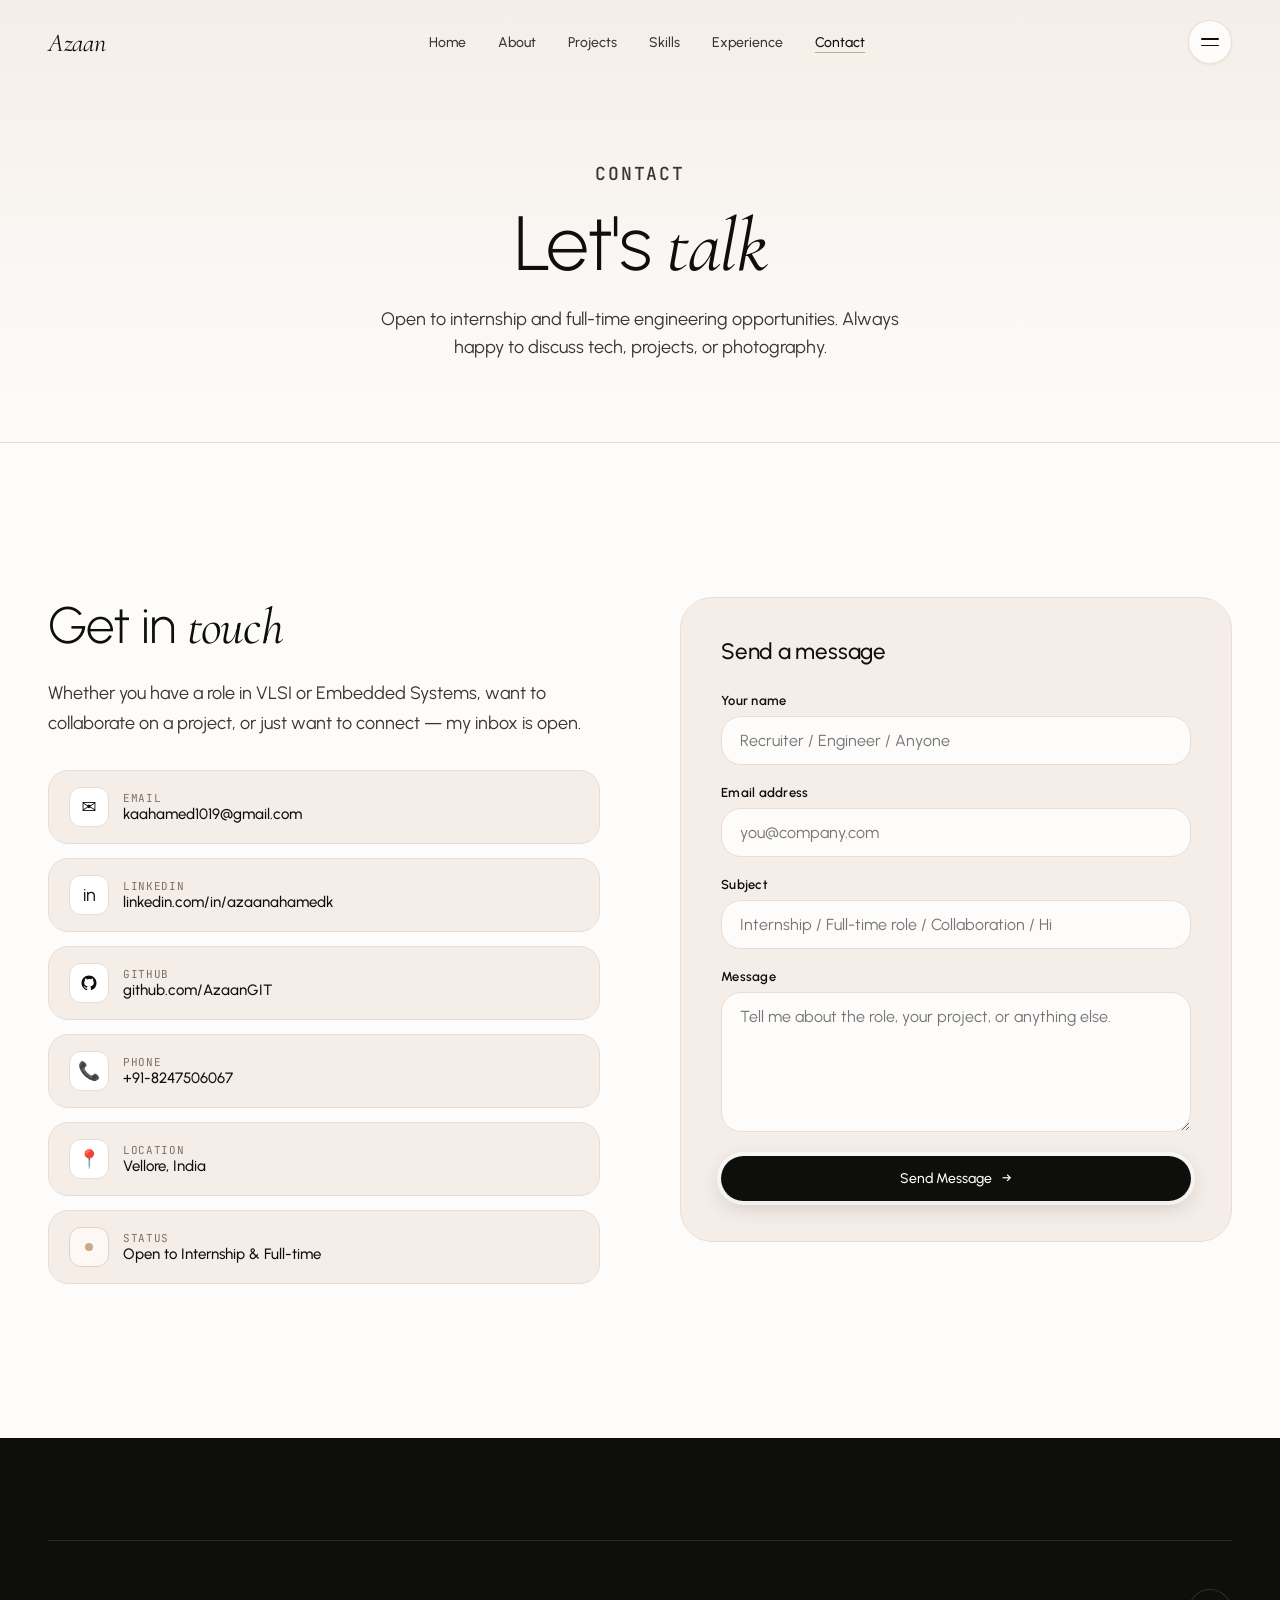
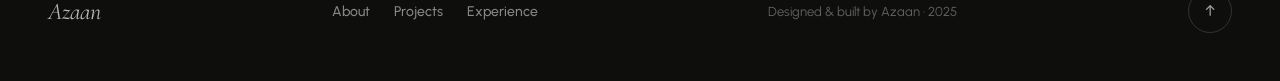
<file: contact.html>
<!DOCTYPE html>
<html lang="en">
<head>
  <meta charset="UTF-8" />
  <meta name="viewport" content="width=device-width, initial-scale=1.0" />
  <title>Contact — Azaan</title>
  <meta name="description" content="Get in touch with Azaan — ECE student at VIT Vellore. Open to VLSI and embedded engineering roles." />
  <link rel="stylesheet" href="css/style.css" />
  <style>
    .contact-grid {
      display: flex;
      flex-direction: column;
      gap: 40px;
    }
    .contact-info-block {
      position: static !important;
      width: 100%;
    }
    .contact-info-block h2 { font-size: var(--text-h2); font-weight: 300; line-height: 1.1; letter-spacing: -0.015em; margin-bottom: 24px; }
    .contact-info-block p { font-size: var(--text-body-lg); color: var(--ink-2); line-height: 1.65; margin-bottom: 32px; }
    .contact-links { display: flex; flex-direction: column; gap: 14px; }
    .contact-link-row {
      display: flex; align-items: center; gap: 14px;
      padding: 16px 20px; background: var(--bg-soft);
      border-radius: var(--r-md); border: 1px solid var(--line);
      transition: border-color var(--dur-ui), background var(--dur-ui);
    }
    .contact-link-row:hover { border-color: var(--lime-400); background: var(--lime-50); }
    .contact-link-icon {
      width: 40px; height: 40px; border-radius: var(--r-sm);
      background: white; border: 1px solid var(--line);
      display: flex; align-items: center; justify-content: center;
      font-size: 18px; flex-shrink: 0;
    }
    .contact-link-row .label { font-size: 11px; color: var(--ink-3); font-family: 'JetBrains Mono', monospace; text-transform: uppercase; letter-spacing: .06em; }
    .contact-link-row .value { font-size: 15px; font-weight: 500; color: var(--ink); }

    /* Form styles */
    .form-card {
      background: var(--bg-soft);
      border-radius: var(--r-lg);
      padding: 28px 20px;
      width: 100%;
      border: 1px solid var(--line);
    }
    .form-card h3 { font-size: 1.4rem; font-weight: 500; margin-bottom: 28px; letter-spacing: -0.01em; }
    .honeypot { display: none !important; }
    .form-success { display: none; text-align: center; padding: 40px 20px; }
    .form-success .icon { font-size: 48px; margin-bottom: 16px; }
    .form-success h4 { font-size: 1.2rem; font-weight: 600; margin-bottom: 8px; }
    .form-success p { font-size: 14px; color: var(--ink-2); }

    @media (min-width: 1024px) {
      .contact-grid {
        display: grid;
        grid-template-columns: 1fr 1fr;
        gap: 80px;
        align-items: start;
      }
      .contact-info-block {
        position: sticky !important;
        top: 100px;
      }
      .form-card {
        padding: 40px;
      }
    }
  </style>
</head>
<body>
<div class="progress-bar"></div>
<a class="skip-link" href="#main">Skip to content</a>

<!-- MENU OVERLAY -->
<!-- ═══ LUXURY EDITORIAL MENU OVERLAY ═══ -->
<div class="menu-overlay" id="menuOverlay" role="dialog" aria-label="Navigation menu" aria-hidden="true">
  <div class="menu-overlay-container">
    <!-- Overlay Header -->
    <div class="menu-overlay-header">
      <a class="logo" href="index.html">Azaan</a>
      <button class="close-btn" id="closeMenu" aria-label="Close menu">
        <svg width="18" height="18" viewBox="0 0 24 24" fill="none" stroke="currentColor" stroke-width="2" stroke-linecap="round" stroke-linejoin="round">
          <line x1="18" y1="6" x2="6" y2="18"></line>
          <line x1="6" y1="6" x2="18" y2="18"></line>
        </svg>
      </button>
    </div>

    <!-- Overlay Body: 2 Columns -->
    <div class="menu-overlay-body">
      <!-- Left: Navigation Links -->
      <div class="menu-nav-col">
        <span class="menu-section-label">Navigation</span>
        <nav class="menu-links" aria-label="Main navigation">
          <a class="menu-link" href="index.html">
            <span class="menu-link-num">01</span>
            <span class="menu-link-text">Home</span>
            <span class="menu-link-arrow">→</span>
          </a>
          <a class="menu-link" href="about.html">
            <span class="menu-link-num">02</span>
            <span class="menu-link-text">About</span>
            <span class="menu-link-arrow">→</span>
          </a>
          <a class="menu-link" href="projects.html">
            <span class="menu-link-num">03</span>
            <span class="menu-link-text">Projects</span>
            <span class="menu-link-arrow">→</span>
          </a>
          <a class="menu-link" href="skills.html">
            <span class="menu-link-num">04</span>
            <span class="menu-link-text">Skills &amp; Tools</span>
            <span class="menu-link-arrow">→</span>
          </a>
          <a class="menu-link" href="experience.html">
            <span class="menu-link-num">05</span>
            <span class="menu-link-text">Experience</span>
            <span class="menu-link-arrow">→</span>
          </a>
          <a class="menu-link" href="contact.html">
            <span class="menu-link-num">06</span>
            <span class="menu-link-text">Contact</span>
            <span class="menu-link-arrow">→</span>
          </a>
        </nav>
      </div>

      <!-- Right: Info / Quick Connect Panel -->
      <div class="menu-info-col">
        <div class="menu-info-card">
          <span class="menu-section-label">Current Focus</span>
          <p class="menu-info-desc">B.Tech ECE @ VIT Vellore (CGPA 8.42). Working across VLSI Physical Design, Embedded Systems &amp; Machine Learning.</p>
          <div class="menu-status-pill">
            <span class="dot-wrap"><span class="dot-ring"></span><span class="dot-core"></span></span>
            <span>Open to Internship & Full-time</span>
          </div>
        </div>

        <div class="menu-info-card">
          <span class="menu-section-label">Direct Connect</span>
          <div class="menu-contact-links">
            <a href="mailto:kaahamed1019@gmail.com" class="menu-contact-item">
              <span class="contact-label">Email</span>
              <span class="contact-val">kaahamed1019@gmail.com</span>
            </a>
            <a href="https://linkedin.com/in/azaanahamedk" target="_blank" rel="noopener" class="menu-contact-item">
              <span class="contact-label">LinkedIn</span>
              <span class="contact-val">in/azaanahamedk</span>
            </a>
            <a href="https://github.com/AzaanGIT" target="_blank" rel="noopener" class="menu-contact-item">
              <span class="contact-label">GitHub</span>
              <span class="contact-val">github.com/AzaanGIT</span>
            </a>
          </div>
        </div>

        <div class="menu-actions">
          <a class="btn-primary" href="AZAAN'S_COMMON_RESUME.pdf" download="AZAAN'S_COMMON_RESUME.pdf" style="font-size:13px;padding:12px 24px;">Download Resume ↓</a>
        </div>
      </div>
    </div>

    <!-- Overlay Footer Note -->
    <div class="menu-overlay-footer-note">
      <span>ECE Student · VIT Vellore</span>
      <span>Designed &amp; Built by Azaan</span>
      <span>Vellore, India</span>
    </div>
  </div>
</div>

<header class="site-header">
  <div class="header-inner">
    <a class="logo" href="index.html">Azaan</a>
    <nav>
      <a href="index.html">Home</a>
      <a href="about.html">About</a>
      <a href="projects.html">Projects</a>
      <a href="skills.html">Skills</a>
      <a href="experience.html">Experience</a>
      <a href="contact.html" class="active">Contact</a>
    </nav>
    <button class="menu-btn" id="openMenu" aria-label="Open navigation" aria-expanded="false">
      <span></span><span></span>
    </button>
  </div>
</header>

<main id="main">
  <div class="page-hero">
    <div class="container">
      <p class="eyebrow">Contact</p>
      <h1 class="h1 reveal">Let's <span class="serif-em">talk</span></h1>
      <p class="reveal reveal-delay-1">Open to internship and full-time engineering opportunities. Always happy to discuss tech, projects, or photography.</p>
    </div>
  </div>

  <section class="section" aria-label="Contact section">
    <div class="container">
      <div class="contact-grid">

        <!-- Info block -->
        <div class="contact-info-block reveal">
          <h2>Get in <span class="serif-em">touch</span></h2>
          <p>Whether you have a role in VLSI or Embedded Systems, want to collaborate on a project, or just want to connect — my inbox is open.</p>

          <div class="contact-links">
            <a class="contact-link-row" href="mailto:kaahamed1019@gmail.com">
              <div class="contact-link-icon">✉</div>
              <div>
                <div class="label">Email</div>
                <div class="value">kaahamed1019@gmail.com</div>
              </div>
            </a>
            <a class="contact-link-row" href="https://linkedin.com/in/azaanahamedk" target="_blank" rel="noopener">
              <div class="contact-link-icon">in</div>
              <div>
                <div class="label">LinkedIn</div>
                <div class="value">linkedin.com/in/azaanahamedk</div>
              </div>
            </a>
            <a class="contact-link-row" href="https://github.com/AzaanGIT" target="_blank" rel="noopener">
              <div class="contact-link-icon">
                <svg width="18" height="18" viewBox="0 0 24 24" fill="currentColor" aria-hidden="true"><path d="M12 2C6.48 2 2 6.48 2 12c0 4.42 2.87 8.17 6.84 9.49.5.09.68-.22.68-.48v-1.7c-2.78.6-3.37-1.34-3.37-1.34-.45-1.16-1.11-1.47-1.11-1.47-.91-.62.07-.6.07-.6 1 .07 1.53 1.03 1.53 1.03.89 1.52 2.34 1.08 2.91.83.09-.65.35-1.08.63-1.33-2.22-.25-4.56-1.11-4.56-4.94 0-1.09.39-1.98 1.03-2.68-.1-.25-.45-1.27.1-2.64 0 0 .84-.27 2.75 1.02A9.56 9.56 0 0112 6.8c.85.004 1.71.115 2.51.337 1.91-1.29 2.75-1.02 2.75-1.02.55 1.37.2 2.39.1 2.64.64.7 1.03 1.59 1.03 2.68 0 3.84-2.34 4.69-4.57 4.94.36.31.68.92.68 1.85v2.74c0 .27.18.58.69.48A10.01 10.01 0 0022 12c0-5.52-4.48-10-10-10z"/></svg>
              </div>
              <div>
                <div class="label">GitHub</div>
                <div class="value">github.com/AzaanGIT</div>
              </div>
            </a>
            <div class="contact-link-row" style="cursor:default;">
              <div class="contact-link-icon">📞</div>
              <div>
                <div class="label">Phone</div>
                <div class="value">+91-8247506067</div>
              </div>
            </div>
                        <div class="contact-link-row" style="cursor:default;">
              <div class="contact-link-icon">📍</div>
              <div>
                <div class="label">Location</div>
                <div class="value">Vellore, India</div>
              </div>
            </div>
            <div class="contact-link-row" style="cursor:default;">
              <div class="contact-link-icon" style="background:var(--lime-50);border-color:var(--lime-200);">
                <div style="width:8px;height:8px;border-radius:50%;background:var(--lime-400);"></div>
              </div>
              <div>
                <div class="label">Status</div>
                <div class="value">Open to Internship & Full-time</div>
              </div>
            </div>
          </div>
        </div>

        <!-- Form -->
        <div class="form-card reveal reveal-delay-1">
          <h3>Send a message</h3>
          <form id="contactForm" action="https://formsubmit.co/kaahamed1019@gmail.com" method="POST">
            <!-- FormSubmit Anti-Spam & Delivery Configuration -->
            <input type="hidden" name="_captcha" value="false" />
            <input type="text" name="_honey" style="display:none" tabindex="-1" autocomplete="off" />
            <input type="hidden" name="_template" value="table" />
            <input type="hidden" name="_subject" id="formSubmitSubject" value="New Portfolio Message from Azaan Portfolio" />

            <div class="form-group">
              <label for="name">Your name</label>
              <input type="text" id="name" name="name" placeholder="Recruiter / Engineer / Anyone" required autocomplete="name" />
            </div>
            <div class="form-group">
              <label for="email">Email address</label>
              <input type="email" id="email" name="email" placeholder="you@company.com" required autocomplete="email" />
            </div>
            <div class="form-group">
              <label for="subject">Subject</label>
              <input type="text" id="subject" name="subject" placeholder="Internship / Full-time role / Collaboration / Hi" />
            </div>
            <div class="form-group">
              <label for="message">Message</label>
              <textarea id="message" name="message" placeholder="Tell me about the role, your project, or anything else." required></textarea>
            </div>
            <button class="btn-primary" type="submit" id="submitBtn" style="width:100%;justify-content:center;">
              Send Message <span class="arrow">→</span>
            </button>
          </form>

          <!-- Success state -->
          <div class="form-success" id="formSuccess">
            <div class="icon">✓</div>
            <h4>Message sent!</h4>
            <p>Thanks for reaching out. Your message has been delivered to my inbox and I'll reply within 24 hours.</p>
          </div>
        </div>

      </div>
    </div>
  </section>
</main>

<!-- FOOTER -->
<footer class="site-footer">
  <div class="container">
    <div class="footer-divider" style="margin-top:0;"></div>
    <div class="footer-bottom">
      <a class="logo" href="index.html" style="font-family:'Cormorant Garamond',serif;font-style:italic;font-size:24px;color:rgba(255,255,255,.7);">Azaan</a>
      <div class="footer-links">
        <a href="about.html">About</a>
        <a href="projects.html">Projects</a>
        <a href="experience.html">Experience</a>
      </div>
      <p class="footer-copy">Designed &amp; built by Azaan · 2025</p>
      <button class="back-to-top" aria-label="Back to top">↑</button>
    </div>
  </div>
</footer>

<script src="js/main.js"></script>
<script>
// Contact Form submission with direct inbox delivery
(function () {
  const form = document.getElementById('contactForm');
  const success = document.getElementById('formSuccess');
  const btn = document.getElementById('submitBtn');
  const subjectInput = document.getElementById('subject');
  const formSubmitSubject = document.getElementById('formSubmitSubject');

  if (!form) return;

  form.addEventListener('submit', async (e) => {
    e.preventDefault();

    // Check honeypot field
    if (form._honey && form._honey.value) return;

    // Update email subject dynamically
    if (subjectInput && subjectInput.value.trim()) {
      formSubmitSubject.value = `[Portfolio Contact] ${subjectInput.value.trim()}`;
    }

    btn.disabled = true;
    btn.innerHTML = 'Sending…';

    const formData = new FormData(form);

    try {
      const response = await fetch('https://formsubmit.co/ajax/kaahamed1019@gmail.com', {
        method: 'POST',
        headers: {
          'Accept': 'application/json'
        },
        body: formData
      });

      if (response.ok) {
        form.style.display = 'none';
        success.style.display = 'block';
      } else {
        // Fallback: standard POST submission
        form.submit();
      }
    } catch (err) {
      // Fallback submit if AJAX is blocked
      form.submit();
    }
  });
})();
</script>
</body>
</html>
</file>
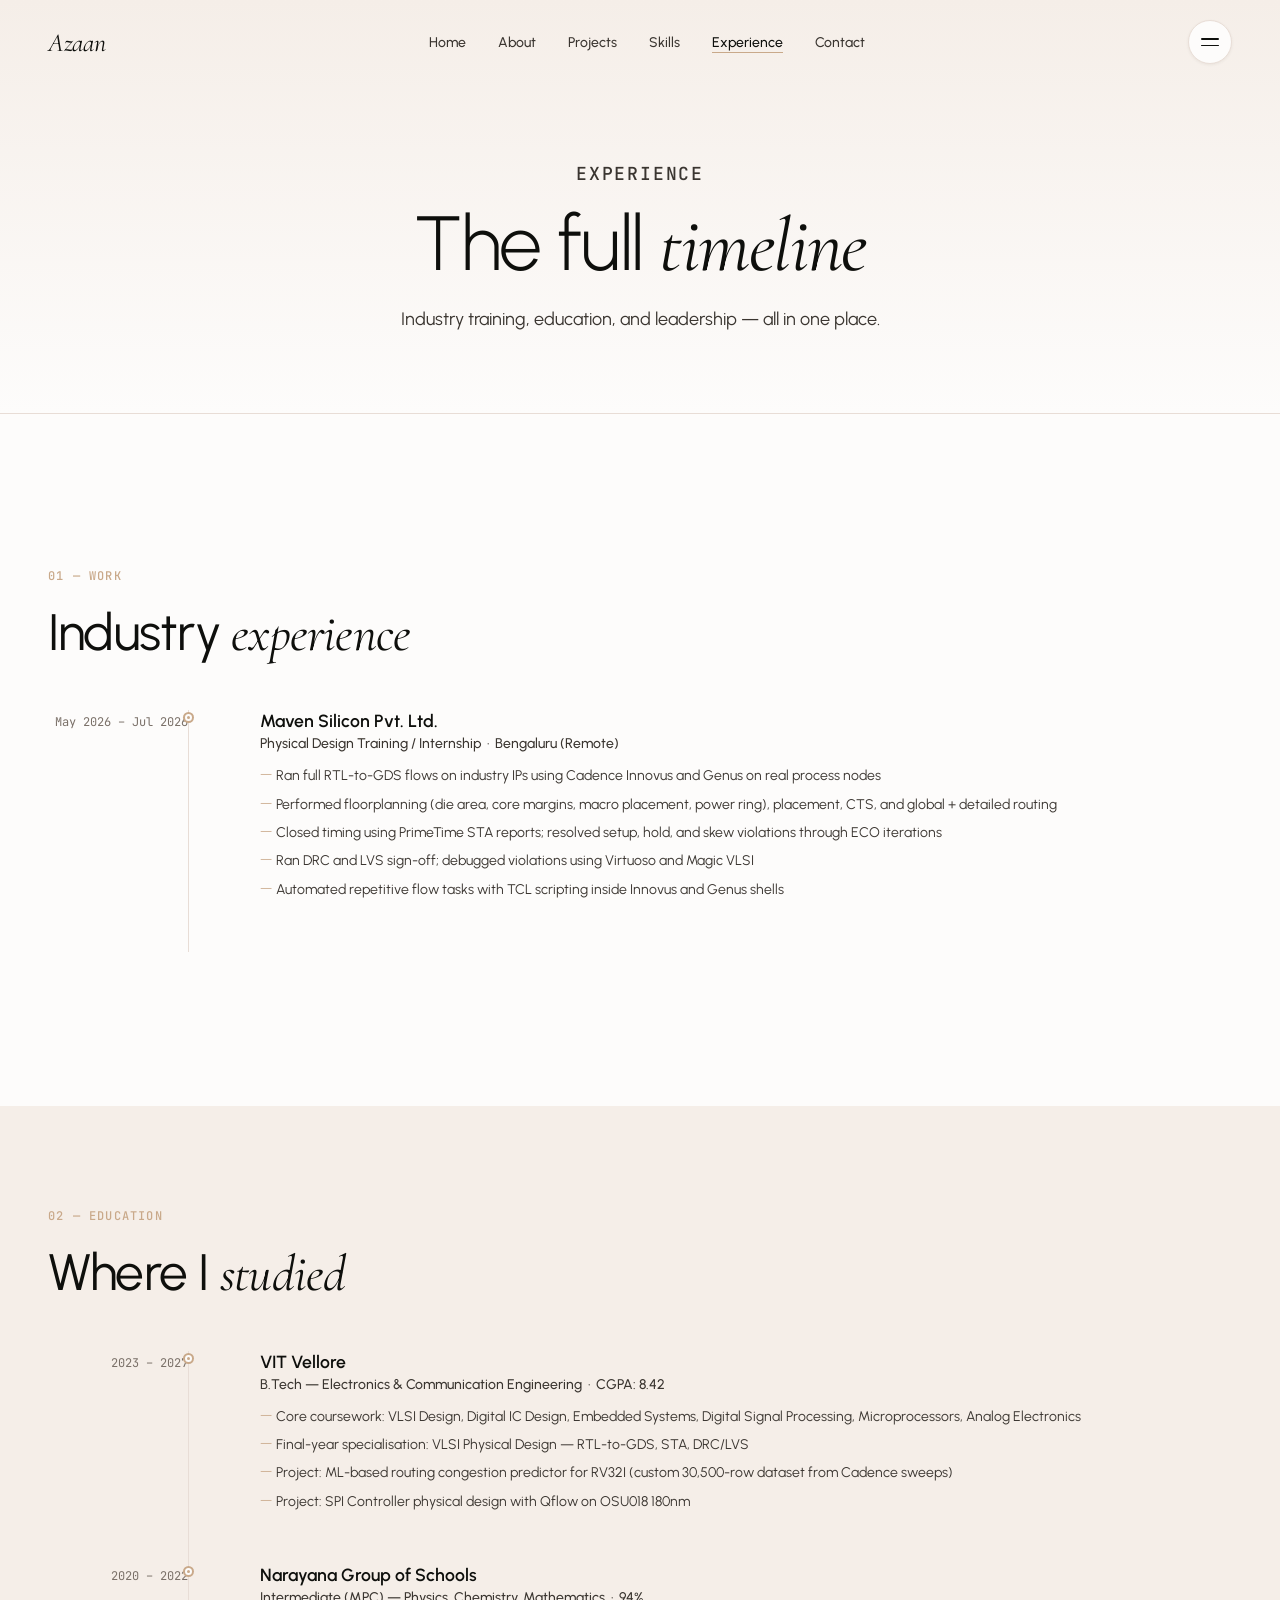
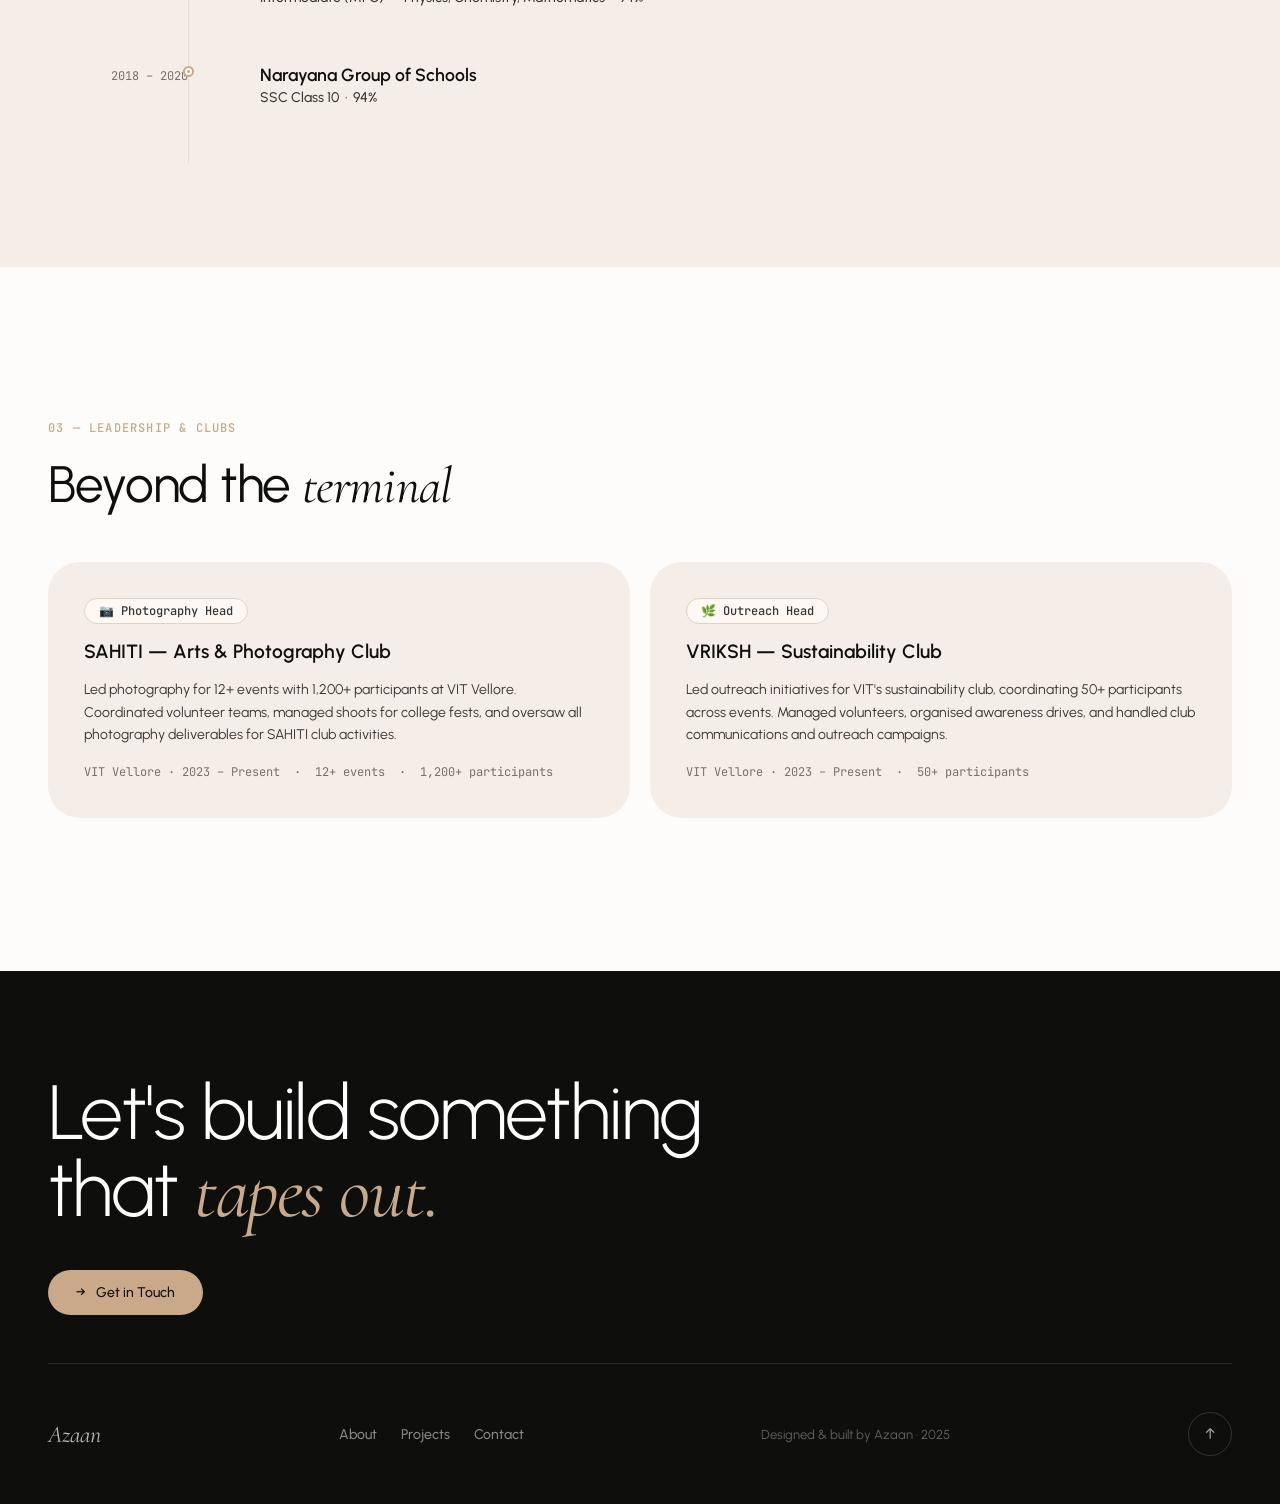
<file: experience.html>
<!DOCTYPE html>
<html lang="en">
<head>
  <meta charset="UTF-8" />
  <meta name="viewport" content="width=device-width, initial-scale=1.0" />
  <title>Experience — Azaan</title>
  <meta name="description" content="Experience and education timeline of Azaan — Maven Silicon internship, VIT Vellore, leadership roles." />
  <link rel="stylesheet" href="css/style.css" />
  <style>
    .exp-grid { display: grid; grid-template-columns: 1fr 1fr; gap: 48px; align-items: start; }
    @media (max-width: 1023px) { .exp-grid { grid-template-columns: 1fr; } }
    .club-card {
      background: var(--bg-soft); border-radius: var(--r-lg);
      padding: 36px; display: flex; flex-direction: column; gap: 16px;
    }
    .club-card .role-badge {
      display: inline-flex; align-items: center; gap: 6px;
      background: var(--lime-50); border: 1px solid var(--lime-200);
      border-radius: var(--r-pill); padding: 4px 14px;
      font-family: 'JetBrains Mono', monospace; font-size: 12px; font-weight: 500;
      color: var(--ink-2); width: fit-content;
    }
    .club-card h3 { font-size: 1.2rem; font-weight: 600; }
    .club-card p { font-size: 14px; color: var(--ink-2); line-height: 1.6; }
    .clubs-grid { display: grid; grid-template-columns: 1fr 1fr; gap: 20px; }
    @media (max-width: 767px) { .clubs-grid { grid-template-columns: 1fr; } }
  </style>
</head>
<body>
<div class="progress-bar"></div>
<a class="skip-link" href="#main">Skip to content</a>

<!-- MENU OVERLAY -->
<!-- ═══ LUXURY EDITORIAL MENU OVERLAY ═══ -->
<div class="menu-overlay" id="menuOverlay" role="dialog" aria-label="Navigation menu" aria-hidden="true">
  <div class="menu-overlay-container">
    <!-- Overlay Header -->
    <div class="menu-overlay-header">
      <a class="logo" href="index.html">Azaan</a>
      <button class="close-btn" id="closeMenu" aria-label="Close menu">
        <svg width="18" height="18" viewBox="0 0 24 24" fill="none" stroke="currentColor" stroke-width="2" stroke-linecap="round" stroke-linejoin="round">
          <line x1="18" y1="6" x2="6" y2="18"></line>
          <line x1="6" y1="6" x2="18" y2="18"></line>
        </svg>
      </button>
    </div>

    <!-- Overlay Body: 2 Columns -->
    <div class="menu-overlay-body">
      <!-- Left: Navigation Links -->
      <div class="menu-nav-col">
        <span class="menu-section-label">Navigation</span>
        <nav class="menu-links" aria-label="Main navigation">
          <a class="menu-link" href="index.html">
            <span class="menu-link-num">01</span>
            <span class="menu-link-text">Home</span>
            <span class="menu-link-arrow">→</span>
          </a>
          <a class="menu-link" href="about.html">
            <span class="menu-link-num">02</span>
            <span class="menu-link-text">About</span>
            <span class="menu-link-arrow">→</span>
          </a>
          <a class="menu-link" href="projects.html">
            <span class="menu-link-num">03</span>
            <span class="menu-link-text">Projects</span>
            <span class="menu-link-arrow">→</span>
          </a>
          <a class="menu-link" href="skills.html">
            <span class="menu-link-num">04</span>
            <span class="menu-link-text">Skills &amp; Tools</span>
            <span class="menu-link-arrow">→</span>
          </a>
          <a class="menu-link" href="experience.html">
            <span class="menu-link-num">05</span>
            <span class="menu-link-text">Experience</span>
            <span class="menu-link-arrow">→</span>
          </a>
          <a class="menu-link" href="contact.html">
            <span class="menu-link-num">06</span>
            <span class="menu-link-text">Contact</span>
            <span class="menu-link-arrow">→</span>
          </a>
        </nav>
      </div>

      <!-- Right: Info / Quick Connect Panel -->
      <div class="menu-info-col">
        <div class="menu-info-card">
          <span class="menu-section-label">Current Focus</span>
          <p class="menu-info-desc">B.Tech ECE @ VIT Vellore (CGPA 8.42). Working across VLSI Physical Design, Embedded Systems &amp; Machine Learning.</p>
          <div class="menu-status-pill">
            <span class="dot-wrap"><span class="dot-ring"></span><span class="dot-core"></span></span>
            <span>Open to Internship & Full-time</span>
          </div>
        </div>

        <div class="menu-info-card">
          <span class="menu-section-label">Direct Connect</span>
          <div class="menu-contact-links">
            <a href="mailto:kaahamed1019@gmail.com" class="menu-contact-item">
              <span class="contact-label">Email</span>
              <span class="contact-val">kaahamed1019@gmail.com</span>
            </a>
            <a href="https://linkedin.com/in/azaanahamedk" target="_blank" rel="noopener" class="menu-contact-item">
              <span class="contact-label">LinkedIn</span>
              <span class="contact-val">in/azaanahamedk</span>
            </a>
            <a href="https://github.com/AzaanGIT" target="_blank" rel="noopener" class="menu-contact-item">
              <span class="contact-label">GitHub</span>
              <span class="contact-val">github.com/AzaanGIT</span>
            </a>
          </div>
        </div>

        <div class="menu-actions">
          <a class="btn-primary" href="AZAAN'S_COMMON_RESUME.pdf" download="AZAAN'S_COMMON_RESUME.pdf" style="font-size:13px;padding:12px 24px;">Download Resume ↓</a>
        </div>
      </div>
    </div>

    <!-- Overlay Footer Note -->
    <div class="menu-overlay-footer-note">
      <span>ECE Student · VIT Vellore</span>
      <span>Designed &amp; Built by Azaan</span>
      <span>Vellore, India</span>
    </div>
  </div>
</div>

<header class="site-header">
  <div class="header-inner">
    <a class="logo" href="index.html">Azaan</a>
    <nav>
      <a href="index.html">Home</a>
      <a href="about.html">About</a>
      <a href="projects.html">Projects</a>
      <a href="skills.html">Skills</a>
      <a href="experience.html" class="active">Experience</a>
      <a href="contact.html">Contact</a>
    </nav>
    <button class="menu-btn" id="openMenu" aria-label="Open navigation" aria-expanded="false">
      <span></span><span></span>
    </button>
  </div>
</header>

<main id="main">
  <div class="page-hero">
    <div class="container">
      <p class="eyebrow">Experience</p>
      <h1 class="h1 reveal">The full <span class="serif-em">timeline</span></h1>
      <p class="reveal reveal-delay-1">Industry training, education, and leadership — all in one place.</p>
    </div>
  </div>

  <!-- WORK EXPERIENCE -->
  <section class="section" aria-labelledby="work-exp-heading">
    <div class="container">
      <p class="eyebrow reveal">01 — Work</p>
      <h2 class="h2 mb-48 reveal reveal-delay-1">Industry <span class="serif-em">experience</span></h2>

      <div class="timeline reveal">
        <!-- Maven Silicon -->
        <div class="timeline-item">
          <div class="timeline-date">May 2026 – Jul 2026</div>
          <div class="timeline-node"></div>
          <div class="timeline-content">
            <h3>Maven Silicon Pvt. Ltd.</h3>
            <p class="sub">Physical Design Training / Internship &nbsp;·&nbsp; Bengaluru (Remote)</p>
            <ul>
              <li>Ran full RTL-to-GDS flows on industry IPs using Cadence Innovus and Genus on real process nodes</li>
              <li>Performed floorplanning (die area, core margins, macro placement, power ring), placement, CTS, and global + detailed routing</li>
              <li>Closed timing using PrimeTime STA reports; resolved setup, hold, and skew violations through ECO iterations</li>
              <li>Ran DRC and LVS sign-off; debugged violations using Virtuoso and Magic VLSI</li>
              <li>Automated repetitive flow tasks with TCL scripting inside Innovus and Genus shells</li>
            </ul>
          </div>
        </div>
      </div>
    </div>
  </section>

  <!-- EDUCATION -->
  <section class="section--soft" style="padding:clamp(64px,8vw,120px) 0;" aria-labelledby="edu-heading">
    <div class="container">
      <p class="eyebrow reveal">02 — Education</p>
      <h2 class="h2 mb-48 reveal reveal-delay-1">Where I <span class="serif-em">studied</span></h2>

      <div class="timeline reveal">
        <div class="timeline-item">
          <div class="timeline-date">2023 – 2027</div>
          <div class="timeline-node"></div>
          <div class="timeline-content">
            <h3>VIT Vellore</h3>
            <p class="sub">B.Tech — Electronics &amp; Communication Engineering &nbsp;·&nbsp; CGPA: 8.42</p>
            <ul>
              <li>Core coursework: VLSI Design, Digital IC Design, Embedded Systems, Digital Signal Processing, Microprocessors, Analog Electronics</li>
              <li>Final-year specialisation: VLSI Physical Design — RTL-to-GDS, STA, DRC/LVS</li>
              <li>Project: ML-based routing congestion predictor for RV32I (custom 30,500-row dataset from Cadence sweeps)</li>
              <li>Project: SPI Controller physical design with Qflow on OSU018 180nm</li>
            </ul>
          </div>
        </div>

        <div class="timeline-item">
          <div class="timeline-date">2020 – 2022</div>
          <div class="timeline-node"></div>
          <div class="timeline-content">
            <h3>Narayana Group of Schools</h3>
            <p class="sub">Intermediate (MPC) — Physics, Chemistry, Mathematics &nbsp;·&nbsp; 94%</p>
          </div>
        </div>

        <div class="timeline-item">
          <div class="timeline-date">2018 – 2020</div>
          <div class="timeline-node"></div>
          <div class="timeline-content">
            <h3>Narayana Group of Schools</h3>
            <p class="sub">SSC Class 10 &nbsp;·&nbsp; 94%</p>
          </div>
        </div>
      </div>
    </div>
  </section>

  <!-- LEADERSHIP -->
  <section class="section" aria-labelledby="leadership-heading">
    <div class="container">
      <p class="eyebrow reveal">03 — Leadership &amp; Clubs</p>
      <h2 class="h2 mb-48 reveal reveal-delay-1">Beyond the <span class="serif-em">terminal</span></h2>

      <div class="clubs-grid">
        <!-- SAHITI -->
        <div class="club-card reveal">
          <div class="role-badge">📷 Photography Head</div>
          <h3>SAHITI — Arts &amp; Photography Club</h3>
          <p>Led photography for 12+ events with 1,200+ participants at VIT Vellore. Coordinated volunteer teams, managed shoots for college fests, and oversaw all photography deliverables for SAHITI club activities.</p>
          <p style="font-family:'JetBrains Mono',monospace;font-size:12px;color:var(--ink-3);">VIT Vellore · 2023 – Present &nbsp;·&nbsp; 12+ events &nbsp;·&nbsp; 1,200+ participants</p>
        </div>

        <!-- VRIKSH -->
        <div class="club-card reveal reveal-delay-1">
          <div class="role-badge">🌿 Outreach Head</div>
          <h3>VRIKSH — Sustainability Club</h3>
          <p>Led outreach initiatives for VIT's sustainability club, coordinating 50+ participants across events. Managed volunteers, organised awareness drives, and handled club communications and outreach campaigns.</p>
          <p style="font-family:'JetBrains Mono',monospace;font-size:12px;color:var(--ink-3);">VIT Vellore · 2023 – Present &nbsp;·&nbsp; 50+ participants</p>
        </div>
      </div>
    </div>
  </section>
</main>

<!-- FOOTER -->
<footer class="site-footer">
  <div class="container">
    <h2 class="footer-cta-headline">Let's build something that <span class="serif-em">tapes out.</span></h2>
    <a class="btn-primary" href="contact.html" style="background:var(--lime-400);color:var(--ink);box-shadow:none;">
      <span class="arrow">→</span> Get in Touch
    </a>
    <div class="footer-divider"></div>
    <div class="footer-bottom">
      <a class="logo" href="index.html" style="font-family:'Cormorant Garamond',serif;font-style:italic;font-size:24px;color:rgba(255,255,255,.7);">Azaan</a>
      <div class="footer-links">
        <a href="about.html">About</a>
        <a href="projects.html">Projects</a>
        <a href="contact.html">Contact</a>
      </div>
      <p class="footer-copy">Designed &amp; built by Azaan · 2025</p>
      <button class="back-to-top" aria-label="Back to top">↑</button>
    </div>
  </div>
</footer>

<script src="js/main.js"></script>
</body>
</html>
</file>
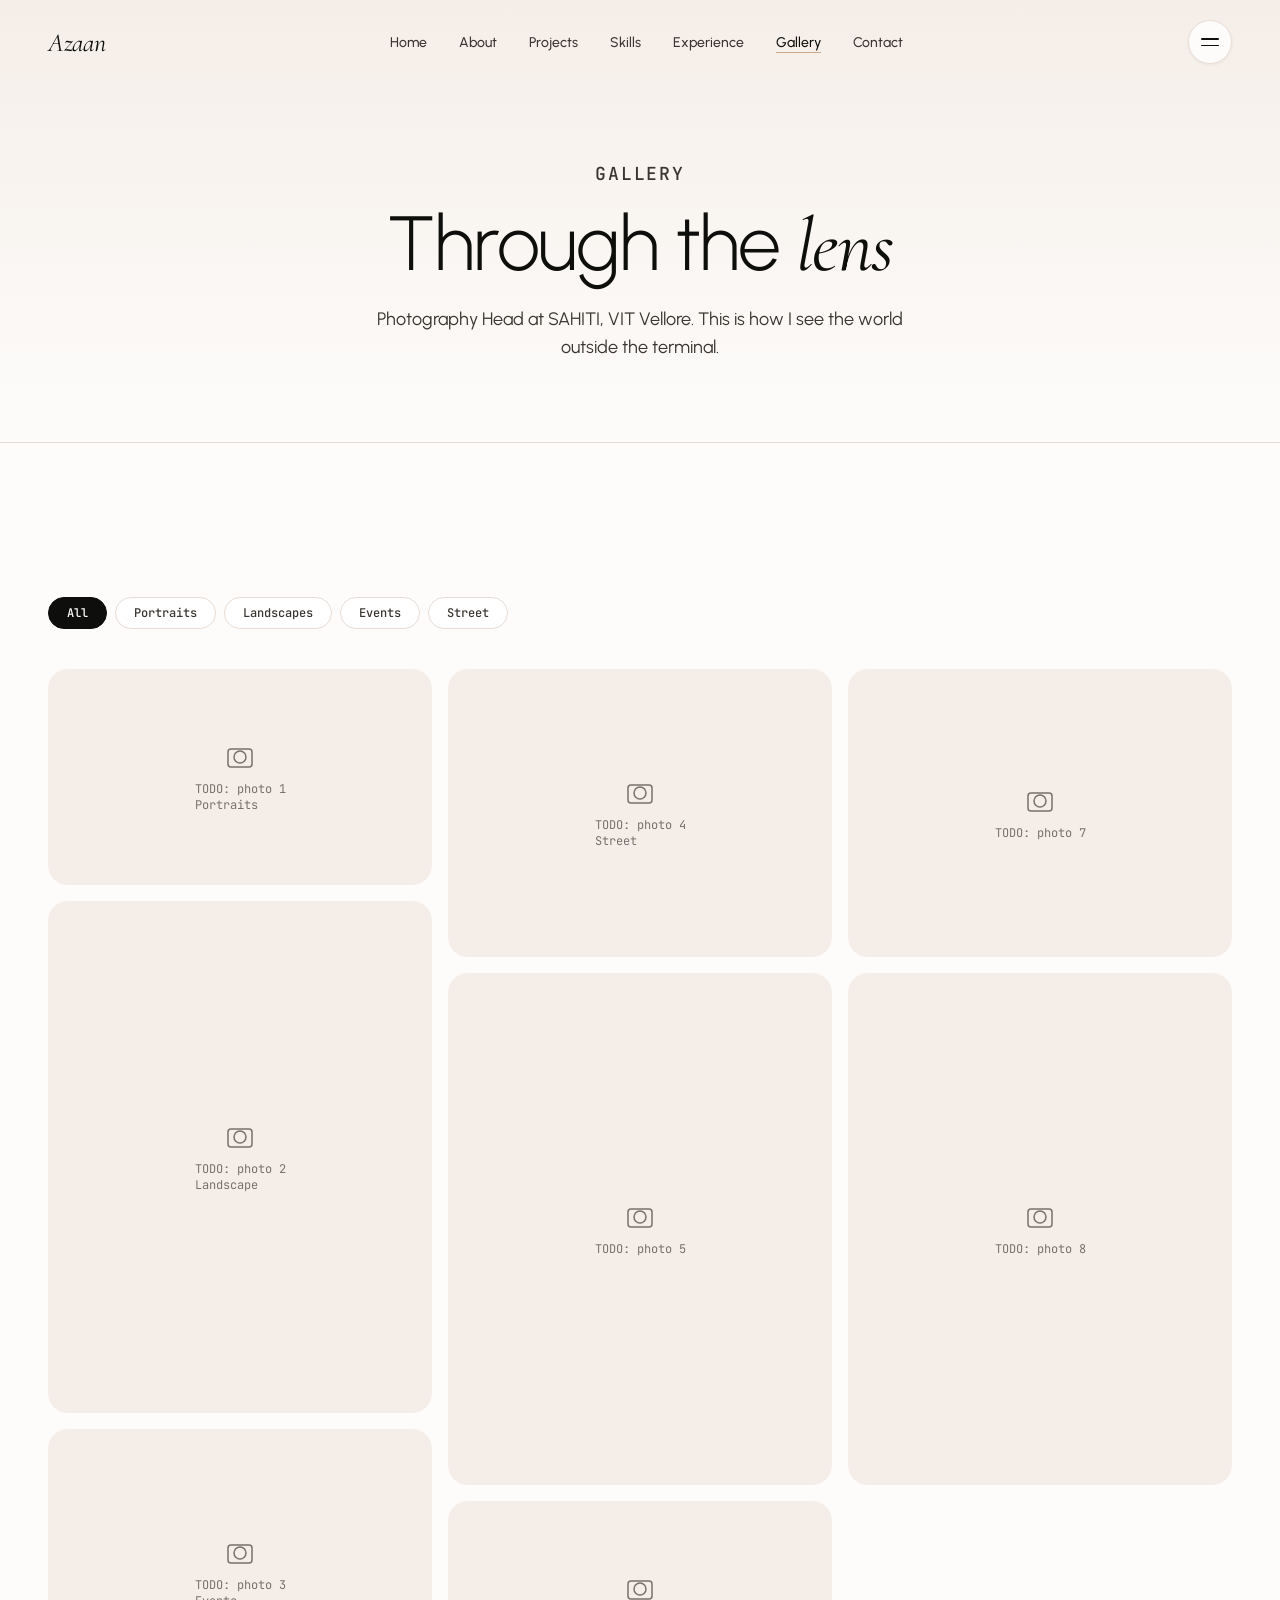
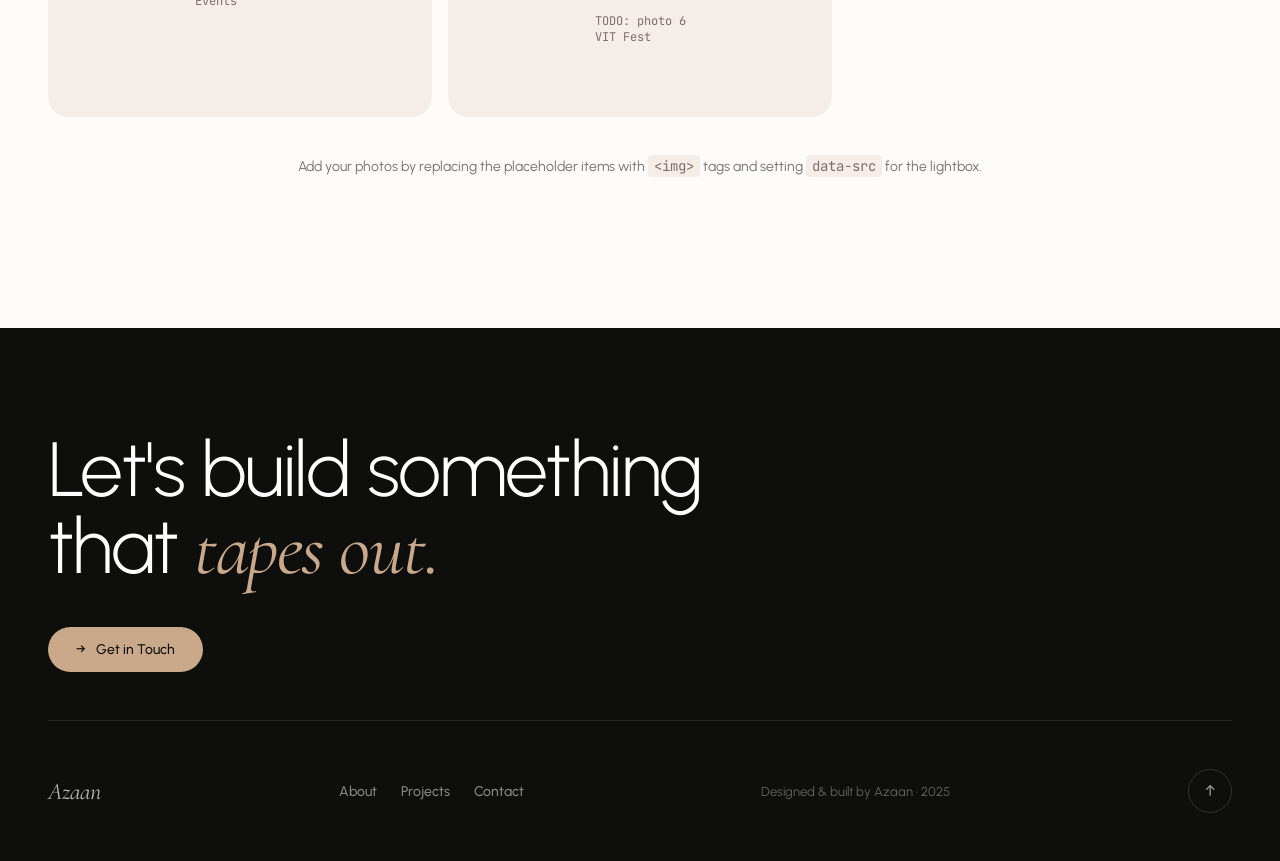
<file: gallery.html>
<!DOCTYPE html>
<html lang="en">
<head>
  <meta charset="UTF-8" />
  <meta name="viewport" content="width=device-width, initial-scale=1.0" />
  <title>Gallery — Azaan</title>
  <meta name="description" content="Photography gallery by Azaan — Photography Head at SAHITI, VIT Vellore." />
  <link rel="stylesheet" href="css/style.css" />
  <style>
    .gallery-filters { display: flex; gap: 8px; flex-wrap: wrap; margin-bottom: 40px; }
    .gallery-filter-chip {
      font-family: 'JetBrains Mono', monospace; font-size: 12px; font-weight: 500;
      padding: 7px 18px; border-radius: var(--r-pill);
      border: 1px solid var(--line); background: white; color: var(--ink-2);
      cursor: pointer; transition: background var(--dur-ui), color var(--dur-ui), border-color var(--dur-ui);
    }
    .gallery-filter-chip.active, .gallery-filter-chip:hover { background: var(--ink); color: white; border-color: var(--ink); }

    .gallery-masonry {
      columns: 3; column-gap: 16px;
    }
    @media (max-width: 1023px) { .gallery-masonry { columns: 2; } }
    @media (max-width: 640px)  { .gallery-masonry { columns: 1; } }

    .gallery-masonry-item {
      break-inside: avoid; margin-bottom: 16px;
      border-radius: var(--r-md); overflow: hidden;
      background: var(--bg-soft); cursor: pointer; position: relative;
    }
    .gallery-masonry-item img { width: 100%; display: block; transition: transform var(--dur-reveal) var(--ease-out-expo); }
    .gallery-masonry-item:hover img { transform: scale(1.03); }
    .gallery-masonry-placeholder {
      aspect-ratio: 4/3; display: flex; flex-direction: column;
      align-items: center; justify-content: center; gap: 8px;
      color: var(--ink-3); font-size: 12px; font-family: 'JetBrains Mono', monospace;
    }
    .gallery-masonry-item:nth-child(3n+2) .gallery-masonry-placeholder { aspect-ratio: 3/4; }
    .gallery-masonry-item:nth-child(5n+1) .gallery-masonry-placeholder { aspect-ratio: 16/9; }
    .gallery-overlay {
      position: absolute; inset: 0;
      background: rgba(14,15,12,.4);
      display: flex; align-items: flex-end; padding: 16px;
      opacity: 0; transition: opacity var(--dur-ui);
    }
    .gallery-masonry-item:hover .gallery-overlay { opacity: 1; }
    .gallery-overlay span { font-size: 12px; color: white; font-weight: 500; background: rgba(0,0,0,.4); padding: 4px 10px; border-radius: var(--r-pill); }
  </style>
</head>
<body>
<div class="progress-bar"></div>
<a class="skip-link" href="#main">Skip to content</a>

<!-- MENU OVERLAY -->
<!-- ═══ LUXURY EDITORIAL MENU OVERLAY ═══ -->
<div class="menu-overlay" id="menuOverlay" role="dialog" aria-label="Navigation menu" aria-hidden="true">
  <div class="menu-overlay-container">
    <!-- Overlay Header -->
    <div class="menu-overlay-header">
      <a class="logo" href="index.html">Azaan</a>
      <button class="close-btn" id="closeMenu" aria-label="Close menu">
        <svg width="18" height="18" viewBox="0 0 24 24" fill="none" stroke="currentColor" stroke-width="2" stroke-linecap="round" stroke-linejoin="round">
          <line x1="18" y1="6" x2="6" y2="18"></line>
          <line x1="6" y1="6" x2="18" y2="18"></line>
        </svg>
      </button>
    </div>

    <!-- Overlay Body: 2 Columns -->
    <div class="menu-overlay-body">
      <!-- Left: Navigation Links -->
      <div class="menu-nav-col">
        <span class="menu-section-label">Navigation</span>
        <nav class="menu-links" aria-label="Main navigation">
          <a class="menu-link" href="index.html">
            <span class="menu-link-num">01</span>
            <span class="menu-link-text">Home</span>
            <span class="menu-link-arrow">→</span>
          </a>
          <a class="menu-link" href="about.html">
            <span class="menu-link-num">02</span>
            <span class="menu-link-text">About</span>
            <span class="menu-link-arrow">→</span>
          </a>
          <a class="menu-link" href="projects.html">
            <span class="menu-link-num">03</span>
            <span class="menu-link-text">Projects</span>
            <span class="menu-link-arrow">→</span>
          </a>
          <a class="menu-link" href="skills.html">
            <span class="menu-link-num">04</span>
            <span class="menu-link-text">Skills &amp; Tools</span>
            <span class="menu-link-arrow">→</span>
          </a>
          <a class="menu-link" href="experience.html">
            <span class="menu-link-num">05</span>
            <span class="menu-link-text">Experience</span>
            <span class="menu-link-arrow">→</span>
          </a>
          <a class="menu-link" href="contact.html">
            <span class="menu-link-num">06</span>
            <span class="menu-link-text">Contact</span>
            <span class="menu-link-arrow">→</span>
          </a>
        </nav>
      </div>

      <!-- Right: Info / Quick Connect Panel -->
      <div class="menu-info-col">
        <div class="menu-info-card">
          <span class="menu-section-label">Current Focus</span>
          <p class="menu-info-desc">B.Tech ECE @ VIT Vellore (CGPA 8.42). Working across VLSI Physical Design, Embedded Systems &amp; Machine Learning.</p>
          <div class="menu-status-pill">
            <span class="dot-wrap"><span class="dot-ring"></span><span class="dot-core"></span></span>
            <span>Open to Internship & Full-time</span>
          </div>
        </div>

        <div class="menu-info-card">
          <span class="menu-section-label">Direct Connect</span>
          <div class="menu-contact-links">
            <a href="mailto:kaahamed1019@gmail.com" class="menu-contact-item">
              <span class="contact-label">Email</span>
              <span class="contact-val">kaahamed1019@gmail.com</span>
            </a>
            <a href="https://linkedin.com/in/azaanahamedk" target="_blank" rel="noopener" class="menu-contact-item">
              <span class="contact-label">LinkedIn</span>
              <span class="contact-val">in/azaanahamedk</span>
            </a>
            <a href="https://github.com/AzaanGIT" target="_blank" rel="noopener" class="menu-contact-item">
              <span class="contact-label">GitHub</span>
              <span class="contact-val">github.com/AzaanGIT</span>
            </a>
          </div>
        </div>

        <div class="menu-actions">
          <a class="btn-primary" href="AZAAN'S_COMMON_RESUME.pdf" download="AZAAN'S_COMMON_RESUME.pdf" style="font-size:13px;padding:12px 24px;">Download Resume ↓</a>
        </div>
      </div>
    </div>

    <!-- Overlay Footer Note -->
    <div class="menu-overlay-footer-note">
      <span>ECE Student · VIT Vellore</span>
      <span>Designed &amp; Built by Azaan</span>
      <span>Vellore, India</span>
    </div>
  </div>
</div>

<header class="site-header">
  <div class="header-inner">
    <a class="logo" href="index.html">Azaan</a>
    <nav>
      <a href="index.html">Home</a>
      <a href="about.html">About</a>
      <a href="projects.html">Projects</a>
      <a href="skills.html">Skills</a>
      <a href="experience.html">Experience</a>
      <a href="gallery.html" class="active">Gallery</a>
      <a href="contact.html">Contact</a>
    </nav>
    <button class="menu-btn" id="openMenu" aria-label="Open navigation" aria-expanded="false">
      <span></span><span></span>
    </button>
  </div>
</header>

<main id="main">
  <div class="page-hero">
    <div class="container">
      <p class="eyebrow">Gallery</p>
      <h1 class="h1 reveal">Through the <span class="serif-em">lens</span></h1>
      <p class="reveal reveal-delay-1">Photography Head at SAHITI, VIT Vellore. This is how I see the world outside the terminal.</p>
    </div>
  </div>

  <section class="section" aria-label="Photo gallery">
    <div class="container">

      <!-- Filter chips -->
      <div class="gallery-filters reveal" role="group" aria-label="Filter photos by category">
        <button class="gallery-filter-chip active" data-filter="all">All</button>
        <button class="gallery-filter-chip" data-filter="portrait">Portraits</button>
        <button class="gallery-filter-chip" data-filter="landscape">Landscapes</button>
        <button class="gallery-filter-chip" data-filter="events">Events</button>
        <button class="gallery-filter-chip" data-filter="street">Street</button>
      </div>

      <!-- Masonry grid — add real images here -->
      <div class="gallery-masonry reveal" id="galleryGrid">

        <div class="gallery-masonry-item" data-category="portrait">
          <div class="gallery-masonry-placeholder">
            <svg width="32" height="32" viewBox="0 0 32 32" fill="none"><circle cx="16" cy="16" r="6" stroke="currentColor" stroke-width="1.5"/><rect x="4" y="8" width="24" height="18" rx="3" stroke="currentColor" stroke-width="1.5"/></svg>
            <span>TODO: photo 1<br>Portraits</span>
          </div>
          <div class="gallery-overlay"><span>Portrait</span></div>
        </div>

        <div class="gallery-masonry-item" data-category="landscape">
          <div class="gallery-masonry-placeholder">
            <svg width="32" height="32" viewBox="0 0 32 32" fill="none"><circle cx="16" cy="16" r="6" stroke="currentColor" stroke-width="1.5"/><rect x="4" y="8" width="24" height="18" rx="3" stroke="currentColor" stroke-width="1.5"/></svg>
            <span>TODO: photo 2<br>Landscape</span>
          </div>
          <div class="gallery-overlay"><span>Landscape</span></div>
        </div>

        <div class="gallery-masonry-item" data-category="events">
          <div class="gallery-masonry-placeholder">
            <svg width="32" height="32" viewBox="0 0 32 32" fill="none"><circle cx="16" cy="16" r="6" stroke="currentColor" stroke-width="1.5"/><rect x="4" y="8" width="24" height="18" rx="3" stroke="currentColor" stroke-width="1.5"/></svg>
            <span>TODO: photo 3<br>Events</span>
          </div>
          <div class="gallery-overlay"><span>Events</span></div>
        </div>

        <div class="gallery-masonry-item" data-category="street">
          <div class="gallery-masonry-placeholder">
            <svg width="32" height="32" viewBox="0 0 32 32" fill="none"><circle cx="16" cy="16" r="6" stroke="currentColor" stroke-width="1.5"/><rect x="4" y="8" width="24" height="18" rx="3" stroke="currentColor" stroke-width="1.5"/></svg>
            <span>TODO: photo 4<br>Street</span>
          </div>
          <div class="gallery-overlay"><span>Street</span></div>
        </div>

        <div class="gallery-masonry-item" data-category="portrait">
          <div class="gallery-masonry-placeholder">
            <svg width="32" height="32" viewBox="0 0 32 32" fill="none"><circle cx="16" cy="16" r="6" stroke="currentColor" stroke-width="1.5"/><rect x="4" y="8" width="24" height="18" rx="3" stroke="currentColor" stroke-width="1.5"/></svg>
            <span>TODO: photo 5</span>
          </div>
          <div class="gallery-overlay"><span>Portrait</span></div>
        </div>

        <div class="gallery-masonry-item" data-category="events">
          <div class="gallery-masonry-placeholder">
            <svg width="32" height="32" viewBox="0 0 32 32" fill="none"><circle cx="16" cy="16" r="6" stroke="currentColor" stroke-width="1.5"/><rect x="4" y="8" width="24" height="18" rx="3" stroke="currentColor" stroke-width="1.5"/></svg>
            <span>TODO: photo 6<br>VIT Fest</span>
          </div>
          <div class="gallery-overlay"><span>Events</span></div>
        </div>

        <div class="gallery-masonry-item" data-category="landscape">
          <div class="gallery-masonry-placeholder">
            <svg width="32" height="32" viewBox="0 0 32 32" fill="none"><circle cx="16" cy="16" r="6" stroke="currentColor" stroke-width="1.5"/><rect x="4" y="8" width="24" height="18" rx="3" stroke="currentColor" stroke-width="1.5"/></svg>
            <span>TODO: photo 7</span>
          </div>
          <div class="gallery-overlay"><span>Landscape</span></div>
        </div>

        <div class="gallery-masonry-item" data-category="street">
          <div class="gallery-masonry-placeholder">
            <svg width="32" height="32" viewBox="0 0 32 32" fill="none"><circle cx="16" cy="16" r="6" stroke="currentColor" stroke-width="1.5"/><rect x="4" y="8" width="24" height="18" rx="3" stroke="currentColor" stroke-width="1.5"/></svg>
            <span>TODO: photo 8</span>
          </div>
          <div class="gallery-overlay"><span>Street</span></div>
        </div>

      </div>

      <p class="text-center reveal" style="margin-top:40px;font-size:14px;color:var(--ink-3);">
        Add your photos by replacing the placeholder items with <code style="font-family:'JetBrains Mono',monospace;background:var(--bg-soft);padding:2px 6px;border-radius:4px;">&lt;img&gt;</code> tags and setting <code style="font-family:'JetBrains Mono',monospace;background:var(--bg-soft);padding:2px 6px;border-radius:4px;">data-src</code> for the lightbox.
      </p>
    </div>
  </section>
</main>

<!-- FOOTER -->
<footer class="site-footer">
  <div class="container">
    <h2 class="footer-cta-headline">Let's build something that <span class="serif-em">tapes out.</span></h2>
    <a class="btn-primary" href="contact.html" style="background:var(--lime-400);color:var(--ink);box-shadow:none;">
      <span class="arrow">→</span> Get in Touch
    </a>
    <div class="footer-divider"></div>
    <div class="footer-bottom">
      <a class="logo" href="index.html" style="font-family:'Cormorant Garamond',serif;font-style:italic;font-size:24px;color:rgba(255,255,255,.7);">Azaan</a>
      <div class="footer-links">
        <a href="about.html">About</a>
        <a href="projects.html">Projects</a>
        <a href="contact.html">Contact</a>
      </div>
      <p class="footer-copy">Designed &amp; built by Azaan · 2025</p>
      <button class="back-to-top" aria-label="Back to top">↑</button>
    </div>
  </div>
</footer>

<script src="js/main.js"></script>
<script>
// Gallery filter
document.querySelectorAll('.gallery-filter-chip').forEach(chip => {
  chip.addEventListener('click', () => {
    document.querySelectorAll('.gallery-filter-chip').forEach(c => c.classList.remove('active'));
    chip.classList.add('active');
    const val = chip.dataset.filter;
    document.querySelectorAll('.gallery-masonry-item[data-category]').forEach(item => {
      item.style.display = (val === 'all' || item.dataset.category === val) ? '' : 'none';
    });
  });
});
</script>
</body>
</html>
</file>
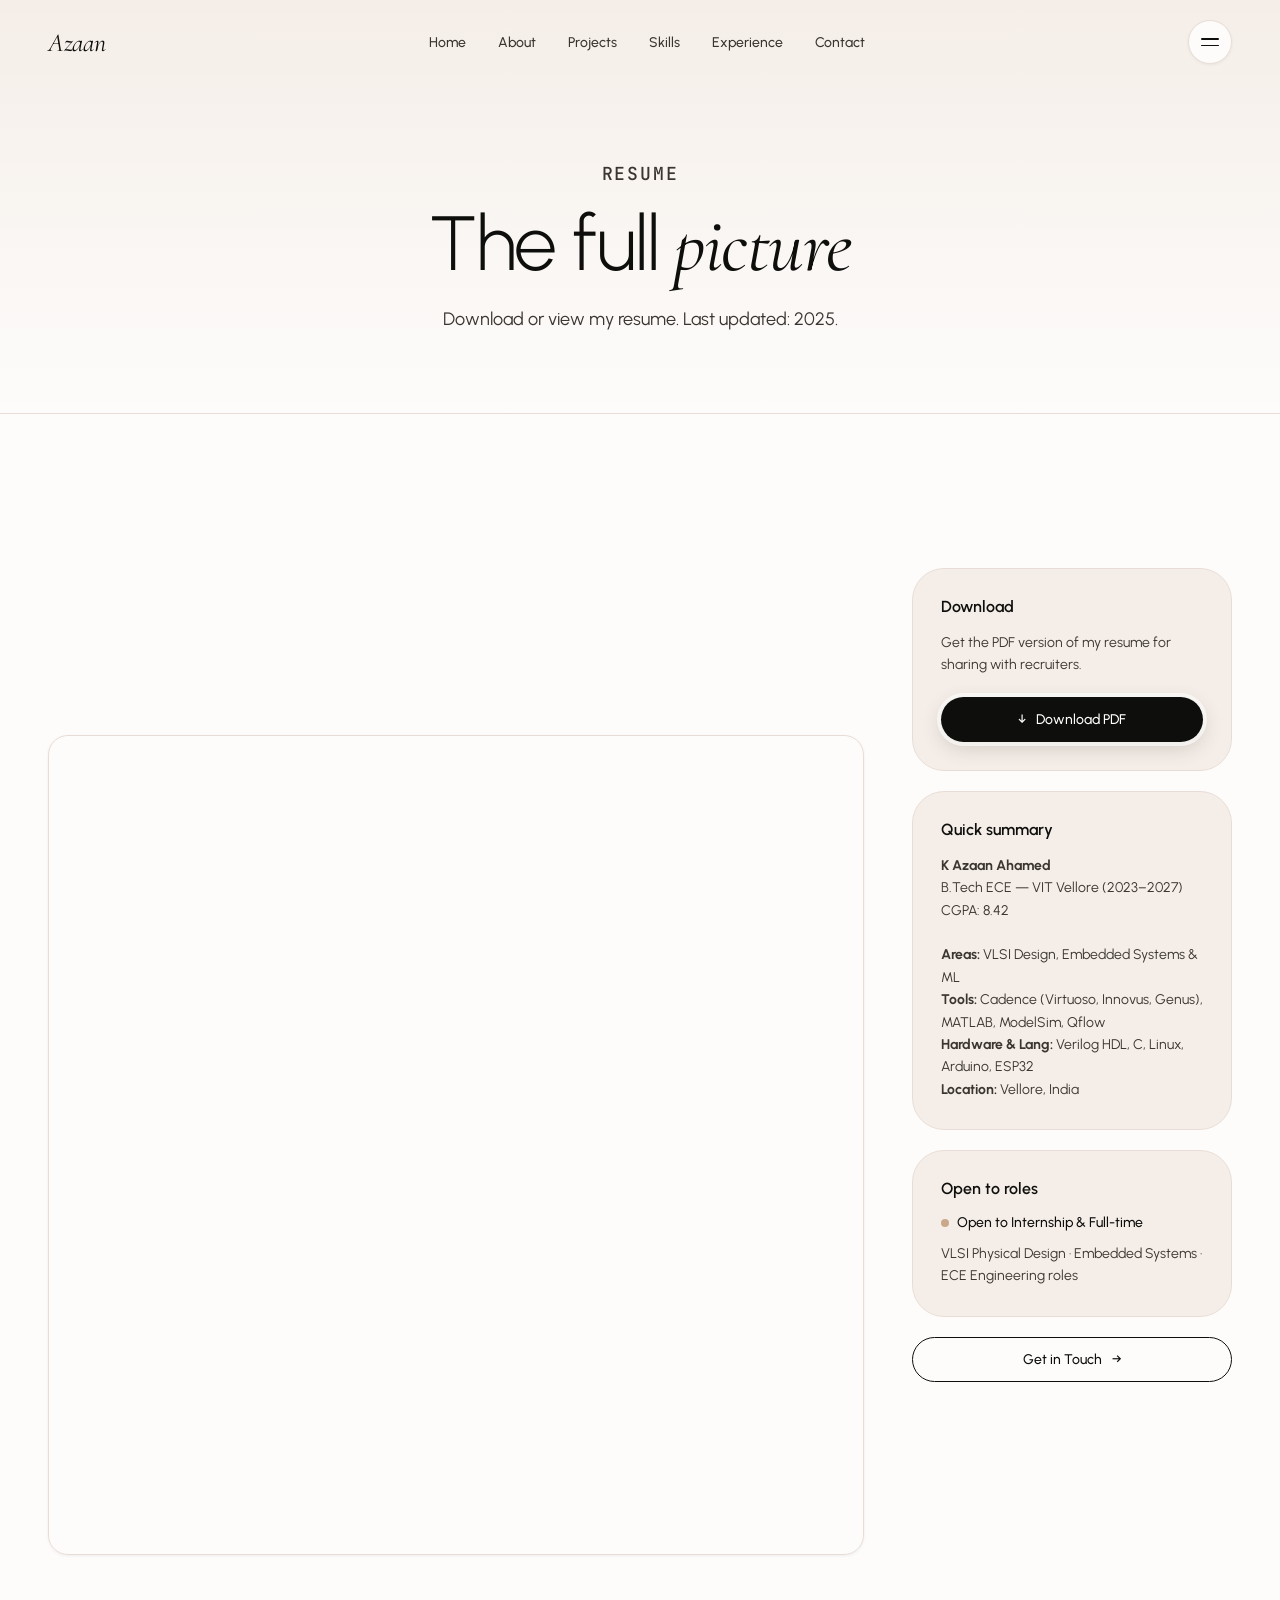
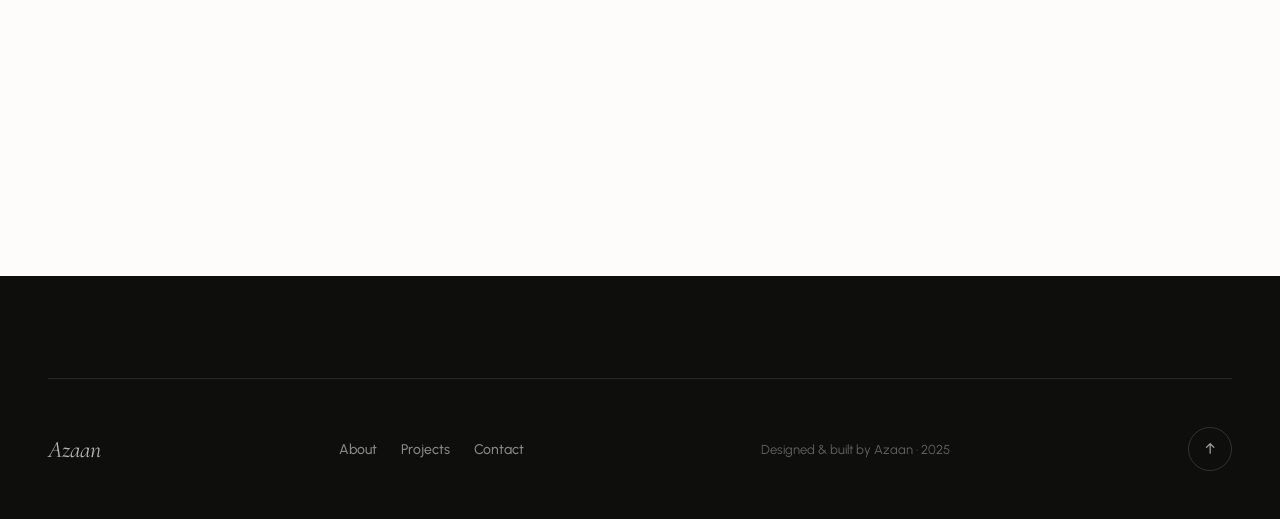
<file: resume.html>
<!DOCTYPE html>
<html lang="en">
<head>
  <meta charset="UTF-8" />
  <meta name="viewport" content="width=device-width, initial-scale=1.0" />
  <title>Resume — Azaan</title>
  <meta name="description" content="Resume and CV of Azaan — ECE Student at VIT Vellore, VLSI Physical Design Intern at Maven Silicon." />
  <link rel="stylesheet" href="css/style.css" />
  <style>
    .resume-layout { display: grid; grid-template-columns: 1fr; gap: 48px; align-items: start; }
    .resume-embed {
      background: var(--bg-soft); border-radius: var(--r-lg);
      aspect-ratio: 210/297;
      display: flex; flex-direction: column; align-items: center; justify-content: center;
      gap: 16px; border: 1px solid var(--line); padding: 48px;
    }
    .resume-embed svg { opacity: .3; }
    .resume-embed p { font-size: 14px; color: var(--ink-3); text-align: center; font-family: 'JetBrains Mono', monospace; }
    .resume-sidebar { position: static; display: flex; flex-direction: column; gap: 20px; }
    @media (min-width: 1024px) {
      .resume-layout { grid-template-columns: 1fr 320px; }
      .resume-sidebar { position: sticky; top: 100px; }
    }
    .resume-card { background: var(--bg-soft); border-radius: var(--r-lg); padding: 28px; border: 1px solid var(--line); }
    .resume-card h3 { font-size: 1rem; font-weight: 600; margin-bottom: 16px; }
    .resume-card p { font-size: 14px; color: var(--ink-2); line-height: 1.6; }
  </style>
</head>
<body>
<div class="progress-bar"></div>
<a class="skip-link" href="#main">Skip to content</a>

<!-- MENU OVERLAY -->
<!-- ═══ LUXURY EDITORIAL MENU OVERLAY ═══ -->
<div class="menu-overlay" id="menuOverlay" role="dialog" aria-label="Navigation menu" aria-hidden="true">
  <div class="menu-overlay-container">
    <!-- Overlay Header -->
    <div class="menu-overlay-header">
      <a class="logo" href="index.html">Azaan</a>
      <button class="close-btn" id="closeMenu" aria-label="Close menu">
        <svg width="18" height="18" viewBox="0 0 24 24" fill="none" stroke="currentColor" stroke-width="2" stroke-linecap="round" stroke-linejoin="round">
          <line x1="18" y1="6" x2="6" y2="18"></line>
          <line x1="6" y1="6" x2="18" y2="18"></line>
        </svg>
      </button>
    </div>

    <!-- Overlay Body: 2 Columns -->
    <div class="menu-overlay-body">
      <!-- Left: Navigation Links -->
      <div class="menu-nav-col">
        <span class="menu-section-label">Navigation</span>
        <nav class="menu-links" aria-label="Main navigation">
          <a class="menu-link" href="index.html">
            <span class="menu-link-num">01</span>
            <span class="menu-link-text">Home</span>
            <span class="menu-link-arrow">→</span>
          </a>
          <a class="menu-link" href="about.html">
            <span class="menu-link-num">02</span>
            <span class="menu-link-text">About</span>
            <span class="menu-link-arrow">→</span>
          </a>
          <a class="menu-link" href="projects.html">
            <span class="menu-link-num">03</span>
            <span class="menu-link-text">Projects</span>
            <span class="menu-link-arrow">→</span>
          </a>
          <a class="menu-link" href="skills.html">
            <span class="menu-link-num">04</span>
            <span class="menu-link-text">Skills &amp; Tools</span>
            <span class="menu-link-arrow">→</span>
          </a>
          <a class="menu-link" href="experience.html">
            <span class="menu-link-num">05</span>
            <span class="menu-link-text">Experience</span>
            <span class="menu-link-arrow">→</span>
          </a>
          <a class="menu-link" href="contact.html">
            <span class="menu-link-num">06</span>
            <span class="menu-link-text">Contact</span>
            <span class="menu-link-arrow">→</span>
          </a>
        </nav>
      </div>

      <!-- Right: Info / Quick Connect Panel -->
      <div class="menu-info-col">
        <div class="menu-info-card">
          <span class="menu-section-label">Current Focus</span>
          <p class="menu-info-desc">B.Tech ECE @ VIT Vellore (CGPA 8.42). Working across VLSI Physical Design, Embedded Systems &amp; Machine Learning.</p>
          <div class="menu-status-pill">
            <span class="dot-wrap"><span class="dot-ring"></span><span class="dot-core"></span></span>
            <span>Open to Internship & Full-time</span>
          </div>
        </div>

        <div class="menu-info-card">
          <span class="menu-section-label">Direct Connect</span>
          <div class="menu-contact-links">
            <a href="mailto:kaahamed1019@gmail.com" class="menu-contact-item">
              <span class="contact-label">Email</span>
              <span class="contact-val">kaahamed1019@gmail.com</span>
            </a>
            <a href="https://linkedin.com/in/azaanahamedk" target="_blank" rel="noopener" class="menu-contact-item">
              <span class="contact-label">LinkedIn</span>
              <span class="contact-val">in/azaanahamedk</span>
            </a>
            <a href="https://github.com/AzaanGIT" target="_blank" rel="noopener" class="menu-contact-item">
              <span class="contact-label">GitHub</span>
              <span class="contact-val">github.com/AzaanGIT</span>
            </a>
          </div>
        </div>

        <div class="menu-actions">
          <a class="btn-primary" href="AZAAN'S_COMMON_RESUME.pdf" download="AZAAN'S_COMMON_RESUME.pdf" style="font-size:13px;padding:12px 24px;">Download Resume ↓</a>
        </div>
      </div>
    </div>

    <!-- Overlay Footer Note -->
    <div class="menu-overlay-footer-note">
      <span>ECE Student · VIT Vellore</span>
      <span>Designed &amp; Built by Azaan</span>
      <span>Vellore, India</span>
    </div>
  </div>
</div>

<header class="site-header">
  <div class="header-inner">
    <a class="logo" href="index.html">Azaan</a>
    <nav>
      <a href="index.html">Home</a>
      <a href="about.html">About</a>
      <a href="projects.html">Projects</a>
      <a href="skills.html">Skills</a>
      <a href="experience.html">Experience</a>
      <a href="contact.html">Contact</a>
    </nav>
    <button class="menu-btn" id="openMenu" aria-label="Open navigation" aria-expanded="false">
      <span></span><span></span>
    </button>
  </div>
</header>

<main id="main">
  <div class="page-hero">
    <div class="container">
      <p class="eyebrow">Resume</p>
      <h1 class="h1 reveal">The full <span class="serif-em">picture</span></h1>
      <p class="reveal reveal-delay-1">Download or view my resume. Last updated: 2025.</p>
    </div>
  </div>

  <section class="section" aria-label="Resume section">
    <div class="container">
      <div class="resume-layout">

        <!-- PDF viewer area -->
        <div class="reveal">
          <div class="resume-embed" id="resumeEmbed" style="padding:0;background:none;border:none;min-height:820px;">
            <iframe src="resume.pdf" width="100%" height="820px" style="border:1px solid var(--line);border-radius:var(--r-md);box-shadow:var(--shadow-1);" title="Azaan's Resume"></iframe>
          </div>
        </div>

        <!-- Sidebar -->
        <div class="resume-sidebar reveal reveal-delay-1">
          <div class="resume-card">
            <h3>Download</h3>
            <p style="margin-bottom:20px;">Get the PDF version of my resume for sharing with recruiters.</p>
            <a class="btn-primary" href="AZAAN'S_COMMON_RESUME.pdf" download="AZAAN'S_COMMON_RESUME.pdf" style="width:100%;justify-content:center;">
              <span class="arrow">↓</span> Download PDF
            </a>
          </div>

          <div class="resume-card">
            <h3>Quick summary</h3>
            <p>
              <strong>K Azaan Ahamed</strong><br>
              B.Tech ECE — VIT Vellore (2023–2027)<br>
              CGPA: 8.42<br><br>
              <strong>Areas:</strong> VLSI Design, Embedded Systems &amp; ML<br>
              <strong>Tools:</strong> Cadence (Virtuoso, Innovus, Genus), MATLAB, ModelSim, Qflow<br>
              <strong>Hardware &amp; Lang:</strong> Verilog HDL, C, Linux, Arduino, ESP32<br>
              <strong>Location:</strong> Vellore, India
            </p>
          </div>

          <div class="resume-card">
            <h3>Open to roles</h3>
            <div style="display:flex;align-items:center;gap:8px;margin-bottom:12px;">
              <div class="dot-wrap"><div class="dot-ring"></div><div class="dot-core"></div></div>
              <span style="font-size:14px;font-weight:500;">Open to Internship & Full-time</span>
            </div>
            <p>VLSI Physical Design · Embedded Systems · ECE Engineering roles</p>
          </div>

          <a class="btn-secondary" href="contact.html" style="text-align:center;justify-content:center;">
            Get in Touch <span class="arrow">→</span>
          </a>
        </div>

      </div>
    </div>
  </section>
</main>

<!-- FOOTER -->
<footer class="site-footer">
  <div class="container">
    <div class="footer-divider" style="margin-top:0;"></div>
    <div class="footer-bottom">
      <a class="logo" href="index.html" style="font-family:'Cormorant Garamond',serif;font-style:italic;font-size:24px;color:rgba(255,255,255,.7);">Azaan</a>
      <div class="footer-links">
        <a href="about.html">About</a>
        <a href="projects.html">Projects</a>
        <a href="contact.html">Contact</a>
      </div>
      <p class="footer-copy">Designed &amp; built by Azaan · 2025</p>
      <button class="back-to-top" aria-label="Back to top">↑</button>
    </div>
  </div>
</footer>

<script src="js/main.js"></script>
</body>
</html>
</file>
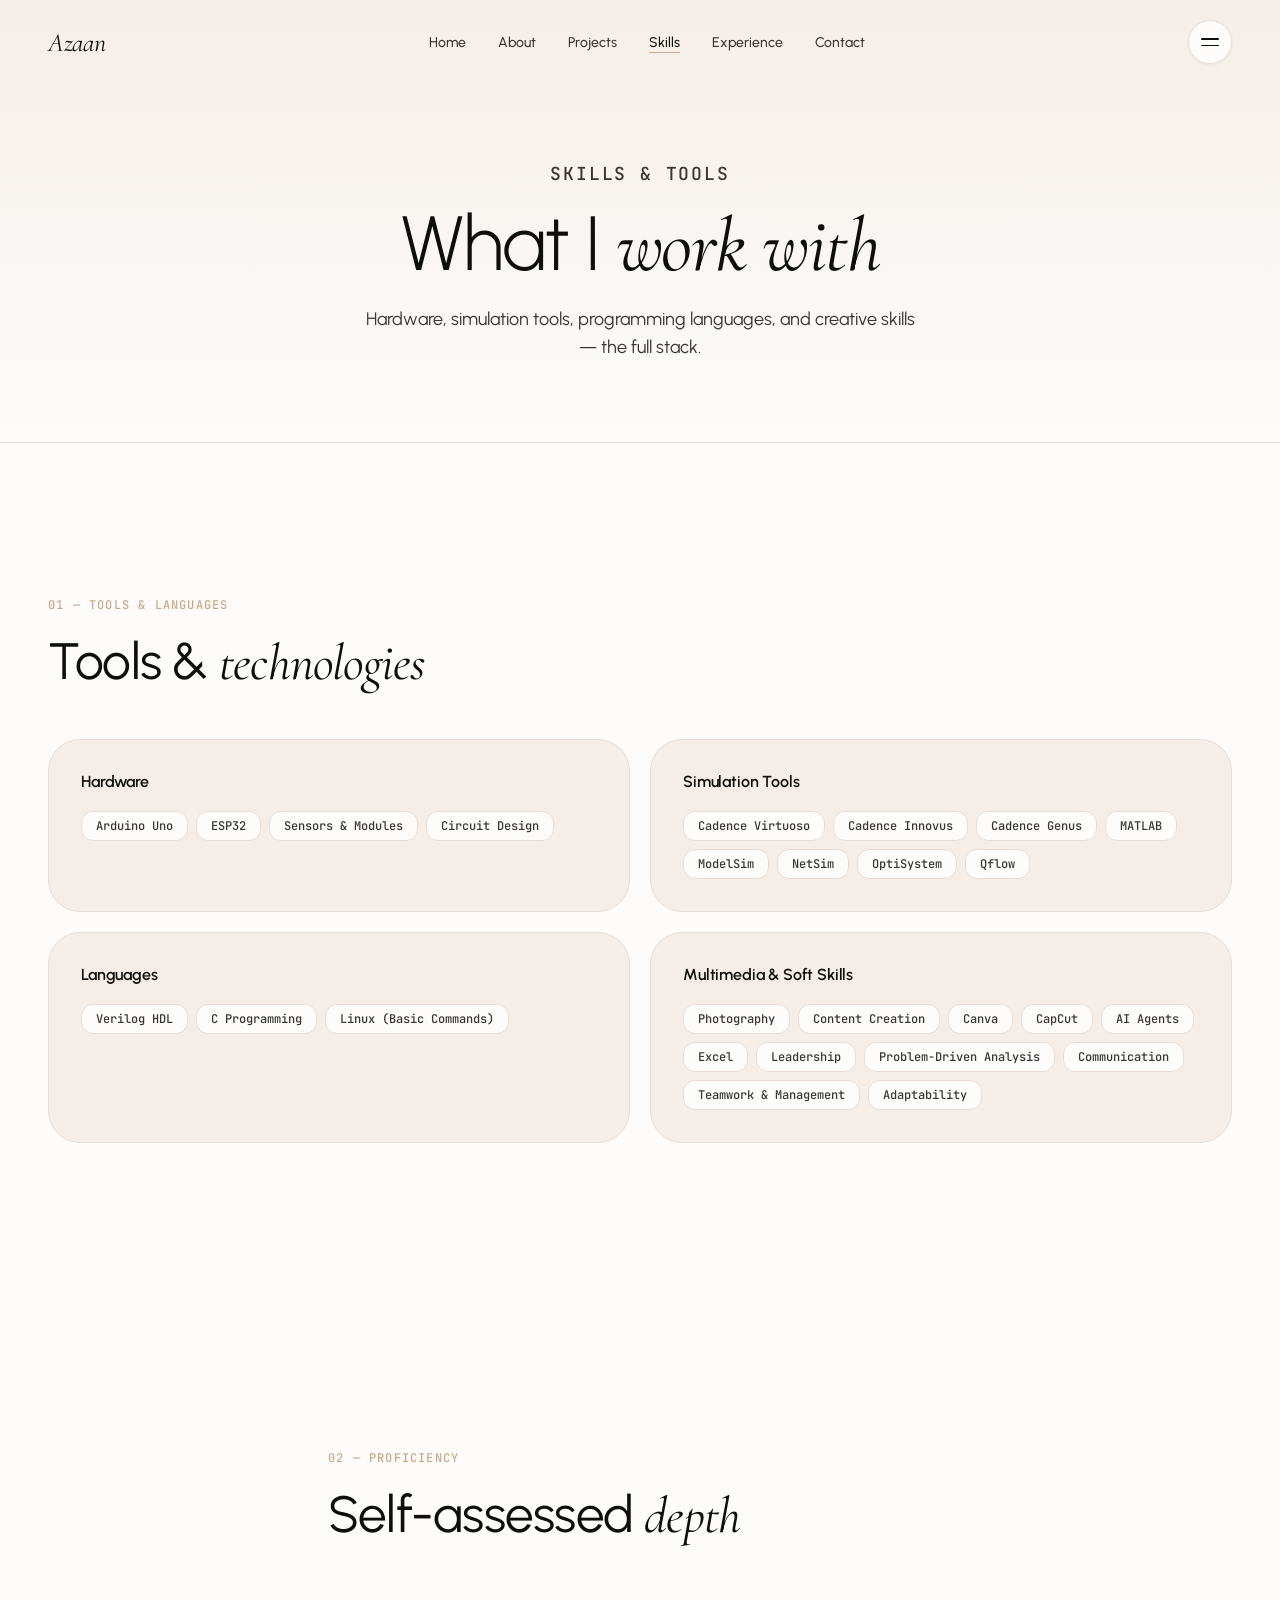
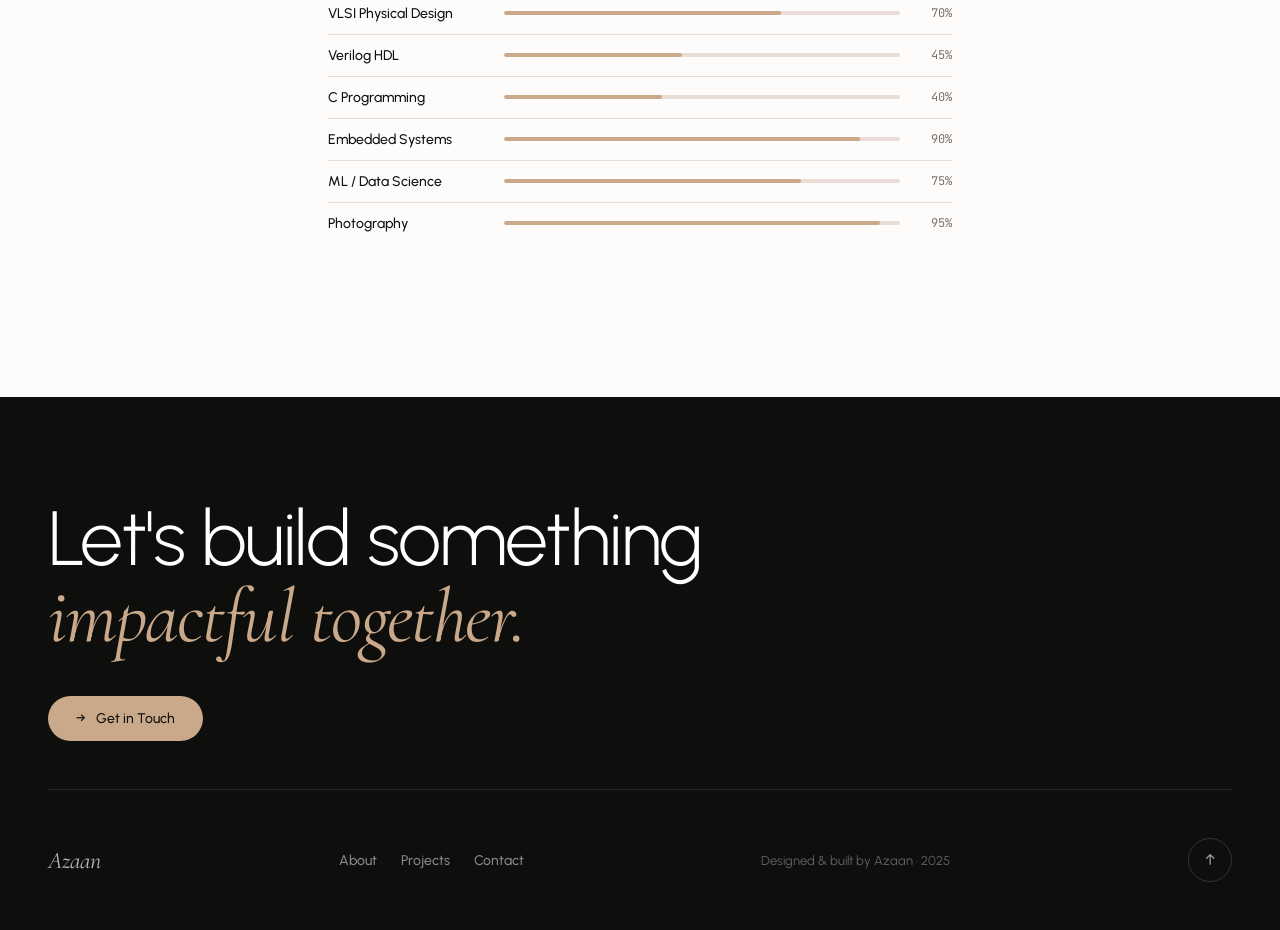
<file: skills.html>
<!DOCTYPE html>
<html lang="en">
<head>
  <meta charset="UTF-8" />
  <meta name="viewport" content="width=device-width, initial-scale=1.0" />
  <title>Skills &amp; Tools — Azaan</title>
  <meta name="description" content="VLSI, EDA tools, scripting languages, and ML skills of Azaan." />
  <link rel="stylesheet" href="css/style.css" />
  <style>
    .skills-grid { display: grid; grid-template-columns: repeat(2, 1fr); gap: 20px; }
    @media (max-width: 767px) { .skills-grid { grid-template-columns: 1fr; } }
    .flow-stages {
      display: flex; gap: 0; margin: 48px 0;
      border: 1px solid var(--line); border-radius: var(--r-lg);
      overflow: hidden; flex-wrap: wrap;
    }
    .flow-stage {
      flex: 1; min-width: 100px;
      padding: 24px 16px; text-align: center;
      border-right: 1px solid var(--line);
      position: relative;
    }
    .flow-stage:last-child { border-right: none; }
    .flow-stage::after {
      content: '→';
      position: absolute; right: -10px; top: 50%; transform: translateY(-50%);
      font-size: 14px; color: var(--lime-400); font-weight: 700; z-index: 1;
    }
    .flow-stage:last-child::after { display: none; }
    .flow-stage .num { font-family: 'JetBrains Mono', monospace; font-size: 10px; color: var(--lime-500); margin-bottom: 6px; font-weight: 500; }
    .flow-stage .name { font-size: 13px; font-weight: 600; color: var(--ink); }
    .flow-stage .sub { font-size: 11px; color: var(--ink-3); margin-top: 4px; font-family: 'JetBrains Mono', monospace; }
    @media (max-width: 767px) { .flow-stages { flex-direction: column; } .flow-stage { border-right: none; border-bottom: 1px solid var(--line); } .flow-stage::after { content: '↓'; right: auto; left: 50%; bottom: -10px; top: auto; transform: translateX(-50%); } .flow-stage:last-child { border-bottom: none; } }
    .proficiency-row { display: flex; align-items: center; gap: 16px; padding: 12px 0; border-bottom: 1px solid var(--line); }
    .proficiency-row:last-child { border-bottom: none; }
    .proficiency-label { font-size: 14px; font-weight: 500; width: 160px; flex-shrink: 0; }
    .proficiency-bar-wrap { flex: 1; height: 4px; background: var(--line); border-radius: 2px; overflow: hidden; }
    .proficiency-bar { height: 100%; background: var(--lime-400); border-radius: 2px; transition: width 1.2s var(--ease-out-expo); width: 0; }
    .proficiency-bar.animated { /* set via JS */ }
    .proficiency-pct { font-family: 'JetBrains Mono', monospace; font-size: 12px; color: var(--ink-3); width: 36px; text-align: right; flex-shrink: 0; }
  </style>
</head>
<body>
<div class="progress-bar"></div>
<a class="skip-link" href="#main">Skip to content</a>

<!-- MENU OVERLAY -->
<!-- ═══ LUXURY EDITORIAL MENU OVERLAY ═══ -->
<div class="menu-overlay" id="menuOverlay" role="dialog" aria-label="Navigation menu" aria-hidden="true">
  <div class="menu-overlay-container">
    <!-- Overlay Header -->
    <div class="menu-overlay-header">
      <a class="logo" href="index.html">Azaan</a>
      <button class="close-btn" id="closeMenu" aria-label="Close menu">
        <svg width="18" height="18" viewBox="0 0 24 24" fill="none" stroke="currentColor" stroke-width="2" stroke-linecap="round" stroke-linejoin="round">
          <line x1="18" y1="6" x2="6" y2="18"></line>
          <line x1="6" y1="6" x2="18" y2="18"></line>
        </svg>
      </button>
    </div>

    <!-- Overlay Body: 2 Columns -->
    <div class="menu-overlay-body">
      <!-- Left: Navigation Links -->
      <div class="menu-nav-col">
        <span class="menu-section-label">Navigation</span>
        <nav class="menu-links" aria-label="Main navigation">
          <a class="menu-link" href="index.html">
            <span class="menu-link-num">01</span>
            <span class="menu-link-text">Home</span>
            <span class="menu-link-arrow">→</span>
          </a>
          <a class="menu-link" href="about.html">
            <span class="menu-link-num">02</span>
            <span class="menu-link-text">About</span>
            <span class="menu-link-arrow">→</span>
          </a>
          <a class="menu-link" href="projects.html">
            <span class="menu-link-num">03</span>
            <span class="menu-link-text">Projects</span>
            <span class="menu-link-arrow">→</span>
          </a>
          <a class="menu-link" href="skills.html">
            <span class="menu-link-num">04</span>
            <span class="menu-link-text">Skills &amp; Tools</span>
            <span class="menu-link-arrow">→</span>
          </a>
          <a class="menu-link" href="experience.html">
            <span class="menu-link-num">05</span>
            <span class="menu-link-text">Experience</span>
            <span class="menu-link-arrow">→</span>
          </a>
          <a class="menu-link" href="contact.html">
            <span class="menu-link-num">06</span>
            <span class="menu-link-text">Contact</span>
            <span class="menu-link-arrow">→</span>
          </a>
        </nav>
      </div>

      <!-- Right: Info / Quick Connect Panel -->
      <div class="menu-info-col">
        <div class="menu-info-card">
          <span class="menu-section-label">Current Focus</span>
          <p class="menu-info-desc">B.Tech ECE @ VIT Vellore (CGPA 8.42). Working across VLSI Physical Design, Embedded Systems &amp; Machine Learning.</p>
          <div class="menu-status-pill">
            <span class="dot-wrap"><span class="dot-ring"></span><span class="dot-core"></span></span>
            <span>Open to Internship & Full-time</span>
          </div>
        </div>

        <div class="menu-info-card">
          <span class="menu-section-label">Direct Connect</span>
          <div class="menu-contact-links">
            <a href="mailto:kaahamed1019@gmail.com" class="menu-contact-item">
              <span class="contact-label">Email</span>
              <span class="contact-val">kaahamed1019@gmail.com</span>
            </a>
            <a href="https://linkedin.com/in/azaanahamedk" target="_blank" rel="noopener" class="menu-contact-item">
              <span class="contact-label">LinkedIn</span>
              <span class="contact-val">in/azaanahamedk</span>
            </a>
            <a href="https://github.com/AzaanGIT" target="_blank" rel="noopener" class="menu-contact-item">
              <span class="contact-label">GitHub</span>
              <span class="contact-val">github.com/AzaanGIT</span>
            </a>
          </div>
        </div>

        <div class="menu-actions">
          <a class="btn-primary" href="AZAAN'S_COMMON_RESUME.pdf" download="AZAAN'S_COMMON_RESUME.pdf" style="font-size:13px;padding:12px 24px;">Download Resume ↓</a>
        </div>
      </div>
    </div>

    <!-- Overlay Footer Note -->
    <div class="menu-overlay-footer-note">
      <span>ECE Student · VIT Vellore</span>
      <span>Designed &amp; Built by Azaan</span>
      <span>Vellore, India</span>
    </div>
  </div>
</div>

<header class="site-header">
  <div class="header-inner">
    <a class="logo" href="index.html">Azaan</a>
    <nav>
      <a href="index.html">Home</a>
      <a href="about.html">About</a>
      <a href="projects.html">Projects</a>
      <a href="skills.html" class="active">Skills</a>
      <a href="experience.html">Experience</a>
      <a href="contact.html">Contact</a>
    </nav>
    <button class="menu-btn" id="openMenu" aria-label="Open navigation" aria-expanded="false">
      <span></span><span></span>
    </button>
  </div>
</header>

<main id="main">
  <div class="page-hero">
    <div class="container">
      <p class="eyebrow">Skills &amp; Tools</p>
      <h1 class="h1 reveal">What I <span class="serif-em">work with</span></h1>
      <p class="reveal reveal-delay-1">Hardware, simulation tools, programming languages, and creative skills — the full stack.</p>
    </div>
  </div>

  <!-- SKILLS GROUPS -->
  <section class="section" aria-labelledby="skills-heading">
    <div class="container">
      <p class="eyebrow reveal">01 — Tools &amp; Languages</p>
      <h2 class="h2 mb-48 reveal reveal-delay-1">Tools &amp; <span class="serif-em">technologies</span></h2>

      <div class="skills-grid">
        <!-- Hardware -->
        <div class="skill-group reveal">
          <h3>Hardware</h3>
          <div class="skill-chips">
            <span class="skill-chip">Arduino Uno</span>
            <span class="skill-chip">ESP32</span>
            <span class="skill-chip">Sensors &amp; Modules</span>
            <span class="skill-chip">Circuit Design</span>
          </div>
        </div>

        <!-- Simulation Tools -->
        <div class="skill-group reveal reveal-delay-1">
          <h3>Simulation Tools</h3>
          <div class="skill-chips">
            <span class="skill-chip">Cadence Virtuoso</span>
            <span class="skill-chip">Cadence Innovus</span>
            <span class="skill-chip">Cadence Genus</span>
            <span class="skill-chip">MATLAB</span>
            <span class="skill-chip">ModelSim</span>
            <span class="skill-chip">NetSim</span>
            <span class="skill-chip">OptiSystem</span>
            <span class="skill-chip">Qflow</span>
          </div>
        </div>

        <!-- Languages -->
        <div class="skill-group reveal">
          <h3>Languages</h3>
          <div class="skill-chips">
            <span class="skill-chip">Verilog HDL</span>
            <span class="skill-chip">C Programming</span>
            <span class="skill-chip">Linux (Basic Commands)</span>
          </div>
        </div>

        <!-- Multimedia & Soft Skills -->
        <div class="skill-group reveal reveal-delay-1">
          <h3>Multimedia &amp; Soft Skills</h3>
          <div class="skill-chips">
            <span class="skill-chip">Photography</span>
            <span class="skill-chip">Content Creation</span>
            <span class="skill-chip">Canva</span>
            <span class="skill-chip">CapCut</span>
            <span class="skill-chip">AI Agents</span>
            <span class="skill-chip">Excel</span>
            <span class="skill-chip">Leadership</span>
            <span class="skill-chip">Problem-Driven Analysis</span>
            <span class="skill-chip">Communication</span>
            <span class="skill-chip">Teamwork &amp; Management</span>
            <span class="skill-chip">Adaptability</span>
          </div>
        </div>
      </div>
    </div>
  </section>

  <!-- PROFICIENCY BARS -->
  <section class="section" aria-labelledby="prof-heading">
    <div class="container" style="max-width:720px;">
      <p class="eyebrow reveal">02 — Proficiency</p>
      <h2 class="h2 mb-48 reveal reveal-delay-1">Self-assessed <span class="serif-em">depth</span></h2>

      <div class="reveal" id="proficiencyList">
        <div class="proficiency-row"><span class="proficiency-label">VLSI Physical Design</span><div class="proficiency-bar-wrap"><div class="proficiency-bar" data-pct="70"></div></div><span class="proficiency-pct">70%</span></div>
        <div class="proficiency-row"><span class="proficiency-label">Verilog HDL</span><div class="proficiency-bar-wrap"><div class="proficiency-bar" data-pct="45"></div></div><span class="proficiency-pct">45%</span></div>
        <div class="proficiency-row"><span class="proficiency-label">C Programming</span><div class="proficiency-bar-wrap"><div class="proficiency-bar" data-pct="40"></div></div><span class="proficiency-pct">40%</span></div>
        <div class="proficiency-row"><span class="proficiency-label">Embedded Systems</span><div class="proficiency-bar-wrap"><div class="proficiency-bar" data-pct="90"></div></div><span class="proficiency-pct">90%</span></div>
        <div class="proficiency-row"><span class="proficiency-label">ML / Data Science</span><div class="proficiency-bar-wrap"><div class="proficiency-bar" data-pct="75"></div></div><span class="proficiency-pct">75%</span></div>
        <div class="proficiency-row"><span class="proficiency-label">Photography</span><div class="proficiency-bar-wrap"><div class="proficiency-bar" data-pct="95"></div></div><span class="proficiency-pct">95%</span></div>
      </div>
    </div>
  </section>
</main>

<!-- FOOTER -->
<footer class="site-footer">
  <div class="container">
    <h2 class="footer-cta-headline">Let's build something <span class="serif-em">impactful together.</span></h2>
    <a class="btn-primary" href="contact.html" style="background:var(--lime-400);color:var(--ink);box-shadow:none;">
      <span class="arrow">→</span> Get in Touch
    </a>
    <div class="footer-divider"></div>
    <div class="footer-bottom">
      <a class="logo" href="index.html" style="font-family:'Cormorant Garamond',serif;font-style:italic;font-size:24px;color:rgba(255,255,255,.7);">Azaan</a>
      <div class="footer-links">
        <a href="about.html">About</a>
        <a href="projects.html">Projects</a>
        <a href="contact.html">Contact</a>
      </div>
      <p class="footer-copy">Designed &amp; built by Azaan · 2025</p>
      <button class="back-to-top" aria-label="Back to top">↑</button>
    </div>
  </div>
</footer>

<script src="js/main.js"></script>
<script>
// Animate proficiency bars on scroll
(function () {
  const bars = document.querySelectorAll('.proficiency-bar[data-pct]');
  const obs  = new IntersectionObserver(entries => {
    entries.forEach(e => {
      if (e.isIntersecting) {
        e.target.style.width = e.target.dataset.pct + '%';
        obs.unobserve(e.target);
      }
    });
  }, { threshold: 0.3 });
  bars.forEach(b => obs.observe(b));
})();
</script>
</body>
</html>
</file>
<file: css/style.css>
/* ═══════════════════════════════════════════════════════
   AZAAN PORTFOLIO — SHARED DESIGN SYSTEM
   Warm cream / amber palette
═══════════════════════════════════════════════════════ */

/* ── Fonts ── */
@import url('https://fonts.googleapis.com/css2?family=Urbanist:ital,wght@0,300;0,400;0,500;0,600;1,400&family=Cormorant+Garamond:ital,wght@1,400;1,500&family=JetBrains+Mono:wght@400;500&display=swap');

/* ── Design Tokens ── */
:root {
  /* Colors — warm cream base */
  --bg:       #FDFCFB;
  --bg-soft:  #F5EEE8;
  --ink:      #0E0F0C;
  --ink-2:    #3A3530;
  --ink-3:    #7A7068;
  --line:     #E8DDD6;

  /* Warm amber accent (replaces lime) */
  --lime-50:  #FDF8F4;
  --lime-200: #E2D1C3;
  --lime-400: #C9A98A;
  --lime-500: #B8936F;

  /* Radius */
  --r-sm:   12px;
  --r-md:   20px;
  --r-lg:   32px;
  --r-pill: 999px;

  /* Shadows */
  --shadow-1:    0 1px 3px rgba(58,53,48,.07);
  --shadow-2:    0 8px 28px rgba(58,53,48,.10);
  --shadow-pill: 0 0 0 4px rgba(253,252,251,.7), 0 6px 20px rgba(58,53,48,.20);

  /* Type scale */
  --text-hero:    clamp(3rem, 9vw, 8.5rem);
  --text-h1:      clamp(2.5rem, 6vw, 5rem);
  --text-h2:      clamp(2rem, 4vw, 3.25rem);
  --text-h3:      1.5rem;
  --text-body-lg: 1.125rem;
  --text-body:    1rem;
  --text-small:   0.875rem;
  --text-micro:   0.75rem;

  /* Motion */
  --ease-out-expo:  cubic-bezier(0.16, 1, 0.3, 1);
  --ease-in-out:    cubic-bezier(0.65, 0, 0.35, 1);
  --dur-micro:      150ms;
  --dur-ui:         250ms;
  --dur-reveal:     700ms;
  --dur-hero:       900ms;
}

/* ── Reset ── */
*, *::before, *::after { box-sizing: border-box; margin: 0; padding: 0; }
html { scroll-behavior: smooth; font-size: 16px; }
body {
  font-family: 'Urbanist', system-ui, sans-serif;
  background: var(--bg);
  color: var(--ink);
  overflow-x: hidden;
  -webkit-font-smoothing: antialiased;
  text-rendering: optimizeLegibility;
}
a { text-decoration: none; color: inherit; }
button { cursor: pointer; border: none; background: none; font-family: inherit; }
img { max-width: 100%; display: block; }
ul, ol { list-style: none; }

/* ── Skip link ── */
.skip-link {
  position: absolute;
  top: -100%;
  left: 16px;
  background: var(--ink);
  color: white;
  padding: 8px 16px;
  border-radius: var(--r-sm);
  font-size: var(--text-small);
  z-index: 9999;
  transition: top var(--dur-ui);
}
.skip-link:focus { top: 16px; }

/* ── Container ── */
.container {
  max-width: 1280px;
  margin: 0 auto;
  padding: 0 clamp(20px, 4vw, 48px);
}

/* ── Section base ── */
.section {
  padding: clamp(80px, 12vw, 160px) 0;
}
.section--soft { background: var(--bg-soft); }

/* ── Eyebrow ── */
.eyebrow {
  font-family: 'JetBrains Mono', ui-monospace, monospace;
  font-size: var(--text-micro);
  font-weight: 500;
  letter-spacing: 0.1em;
  color: var(--lime-400);
  text-transform: uppercase;
  margin-bottom: 20px;
}

/* ── Headings ── */
.h1 {
  font-family: 'Urbanist', system-ui, sans-serif;
  font-size: var(--text-h1);
  font-weight: 300;
  line-height: 1.0;
  letter-spacing: -0.02em;
  color: var(--ink);
}
.h2 {
  font-family: 'Urbanist', system-ui, sans-serif;
  font-size: var(--text-h2);
  font-weight: 400;
  line-height: 1.1;
  letter-spacing: -0.015em;
  color: var(--ink);
}
.h3 {
  font-size: var(--text-h3);
  font-weight: 500;
  line-height: 1.25;
  letter-spacing: -0.01em;
}
.serif-em {
  font-family: 'Cormorant Garamond', Georgia, serif;
  font-style: italic;
  font-weight: 400;
}

/* ── Buttons ── */
.btn-primary {
  display: inline-flex;
  align-items: center;
  gap: 10px;
  background: var(--ink);
  color: #fff;
  border-radius: var(--r-pill);
  padding: 14px 28px;
  font-size: var(--text-small);
  font-weight: 500;
  font-family: 'Urbanist', system-ui, sans-serif;
  box-shadow: var(--shadow-pill);
  transition: transform var(--dur-ui) var(--ease-out-expo), box-shadow var(--dur-ui);
  cursor: pointer;
  border: none;
}
.btn-primary:hover {
  transform: translateY(-2px);
  box-shadow: 0 0 0 4px rgba(201,169,138,.3), 0 10px 28px rgba(58,53,48,.24);
}
.btn-primary:hover .arrow { transform: translateX(4px); }
.btn-primary:active { transform: scale(.98); }

.btn-secondary {
  display: inline-flex;
  align-items: center;
  gap: 10px;
  background: transparent;
  color: var(--ink);
  border: 1px solid var(--ink);
  border-radius: var(--r-pill);
  padding: 13px 28px;
  font-size: var(--text-small);
  font-weight: 500;
  font-family: 'Urbanist', system-ui, sans-serif;
  transition: background var(--dur-ui), color var(--dur-ui);
  cursor: pointer;
}
.btn-secondary:hover { background: var(--ink); color: #fff; }

.arrow { transition: transform var(--dur-ui) var(--ease-out-expo); display: inline-flex; }

/* ── Focus rings ── */
:focus-visible {
  outline: 2px solid var(--lime-500);
  outline-offset: 3px;
}

/* ═══════════════════════════════════════════════════════
   STICKY HEADER (all inner pages)
═══════════════════════════════════════════════════════ */
.site-header {
  position: fixed;
  top: 0; left: 0; right: 0;
  z-index: 50;
  transition: background var(--dur-ui), border-color var(--dur-ui), backdrop-filter var(--dur-ui);
  border-bottom: 1px solid transparent;
}
.site-header.scrolled {
  background: rgba(253,252,251,.88);
  backdrop-filter: blur(14px);
  -webkit-backdrop-filter: blur(14px);
  border-bottom-color: var(--line);
}
.site-header .header-inner {
  display: flex;
  align-items: center;
  justify-content: space-between;
  padding: 20px clamp(20px, 4vw, 48px);
}
.site-header .logo {
  font-family: 'Cormorant Garamond', Georgia, serif;
  font-style: italic;
  font-size: 26px;
  font-weight: 400;
  color: var(--ink);
  letter-spacing: -0.01em;
}
.site-header nav { display: flex; align-items: center; gap: 32px; }
.site-header nav a {
  font-size: 14px;
  font-weight: 500;
  color: var(--ink-2);
  position: relative;
  transition: color var(--dur-ui);
}
.site-header nav a::after {
  content: '';
  position: absolute;
  bottom: -2px; left: 0;
  width: 0; height: 1px;
  background: var(--lime-400);
  transition: width var(--dur-reveal) var(--ease-out-expo);
}
.site-header nav a:hover { color: var(--ink); }
.site-header nav a:hover::after, .site-header nav a.active::after { width: 100%; }
.site-header nav a.active { color: var(--ink); }
.menu-btn {
  width: 44px; height: 44px;
  border-radius: 50%;
  background: var(--bg);
  border: 1px solid var(--line);
  display: flex; flex-direction: column;
  align-items: center; justify-content: center;
  gap: 5px;
  box-shadow: var(--shadow-1);
  transition: transform var(--dur-micro), box-shadow var(--dur-micro);
}
.menu-btn:hover { transform: scale(1.06); box-shadow: var(--shadow-2); }
.menu-btn span { display: block; width: 18px; height: 1.5px; background: var(--ink); border-radius: 1px; }

/* ═══════════════════════════════════════════════════════
   PREMIUM EDITORIAL MENU OVERLAY
═══════════════════════════════════════════════════════ */
.menu-overlay {
  position: fixed;
  inset: 0;
  z-index: 1000;
  background:
    radial-gradient(ellipse 80% 70% at 50% 30%, rgba(201,169,138,.22) 0%, rgba(226,209,195,.14) 50%, rgba(253,252,251,.96) 100%),
    linear-gradient(135deg, #fdfcfb 0%, #f7efe7 100%);
  backdrop-filter: blur(28px);
  -webkit-backdrop-filter: blur(28px);
  display: flex;
  flex-direction: column;
  opacity: 0;
  pointer-events: none;
  overflow-y: auto;
  transition: opacity 320ms cubic-bezier(0.16,1,0.3,1), transform 320ms cubic-bezier(0.16,1,0.3,1);
  transform: scale(0.99);
}

.menu-overlay.open {
  opacity: 1;
  pointer-events: auto;
  transform: scale(1);
}

.menu-overlay-container {
  max-width: 1200px;
  width: 100%;
  margin: 0 auto;
  padding: 28px clamp(20px, 4vw, 48px) 40px;
  min-height: 100svh;
  display: flex;
  flex-direction: column;
  justify-content: space-between;
  box-sizing: border-box;
}

/* Header inside overlay */
.menu-overlay-header {
  display: flex;
  align-items: center;
  justify-content: space-between;
  padding-bottom: 24px;
  border-bottom: 1px solid rgba(232, 221, 214, 0.7);
}

.menu-overlay-header .logo {
  font-family: 'Cormorant Garamond', Georgia, serif;
  font-style: italic;
  font-size: 28px;
  font-weight: 400;
  color: var(--ink);
  letter-spacing: -0.01em;
}

.close-btn {
  width: 44px;
  height: 44px;
  border-radius: 50%;
  background: var(--bg);
  border: 1px solid var(--line);
  display: flex;
  align-items: center;
  justify-content: center;
  font-size: 20px;
  color: var(--ink);
  box-shadow: var(--shadow-1);
  cursor: pointer;
  transition: transform 250ms cubic-bezier(0.16,1,0.3,1), background 200ms, border-color 200ms;
}
.close-btn:hover {
  transform: rotate(90deg) scale(1.05);
  background: var(--bg-soft);
  border-color: var(--lime-400);
}

/* Body 2-column layout */
.menu-overlay-body {
  display: grid;
  grid-template-columns: 1.15fr 0.85fr;
  gap: clamp(32px, 6vw, 80px);
  align-items: center;
  padding: clamp(32px, 4vh, 60px) 0;
  flex: 1;
}

@media (max-width: 900px) {
  .menu-overlay-body {
    grid-template-columns: 1fr;
    gap: 36px;
    align-items: start;
    padding: 24px 0;
  }
}

.menu-section-label {
  font-family: 'JetBrains Mono', ui-monospace, monospace;
  font-size: 11px;
  font-weight: 500;
  text-transform: uppercase;
  letter-spacing: 0.14em;
  color: var(--lime-500);
  display: block;
  margin-bottom: 16px;
}

/* Navigation Links Column */
.menu-nav-col {
  display: flex;
  flex-direction: column;
}

.menu-links {
  display: flex;
  flex-direction: column;
  gap: 2px;
}

.menu-link {
  display: flex;
  align-items: center;
  gap: 16px;
  padding: 10px 0;
  border-bottom: 1px solid rgba(232, 221, 214, 0.6);
  color: var(--ink-2);
  text-decoration: none;
  transition: transform 260ms cubic-bezier(0.16,1,0.3,1), color 200ms, border-color 200ms;
  opacity: 0;
  transform: translateY(18px);
}

.menu-overlay.open .menu-link {
  animation: menuLinkReveal 440ms cubic-bezier(0.16,1,0.3,1) forwards;
}
.menu-overlay.open .menu-link:nth-child(1) { animation-delay: 60ms; }
.menu-overlay.open .menu-link:nth-child(2) { animation-delay: 100ms; }
.menu-overlay.open .menu-link:nth-child(3) { animation-delay: 140ms; }
.menu-overlay.open .menu-link:nth-child(4) { animation-delay: 180ms; }
.menu-overlay.open .menu-link:nth-child(5) { animation-delay: 220ms; }
.menu-overlay.open .menu-link:nth-child(6) { animation-delay: 260ms; }
.menu-overlay.open .menu-link:nth-child(7) { animation-delay: 300ms; }

@keyframes menuLinkReveal {
  to {
    opacity: 1;
    transform: translateY(0);
  }
}

.menu-link-num {
  font-family: 'JetBrains Mono', monospace;
  font-size: 12px;
  font-weight: 500;
  color: var(--ink-3);
  letter-spacing: 0.04em;
  width: 24px;
  transition: color 200ms;
}

.menu-link-text {
  font-family: 'Urbanist', system-ui, sans-serif;
  font-size: clamp(1.4rem, 2.4vw, 2.2rem);
  font-weight: 400;
  letter-spacing: -0.015em;
  line-height: 1.15;
  color: var(--ink);
  transition: transform 250ms cubic-bezier(0.16,1,0.3,1), color 200ms, font-family 200ms;
}

.menu-link-arrow {
  font-size: 1.1rem;
  color: var(--lime-400);
  opacity: 0;
  transform: translateX(-8px);
  margin-left: auto;
  transition: opacity 220ms, transform 240ms cubic-bezier(0.16,1,0.3,1);
}

.menu-link:hover {
  transform: translateX(8px);
  border-bottom-color: var(--lime-400);
}
.menu-link:hover .menu-link-num {
  color: var(--lime-500);
}
.menu-link:hover .menu-link-text {
  color: var(--ink);
  font-weight: 500;
}
.menu-link:hover .menu-link-arrow {
  opacity: 1;
  transform: translateX(0);
}

/* Info Column on the Right */
.menu-info-col {
  display: flex;
  flex-direction: column;
  gap: 20px;
}

.menu-info-card {
  background: rgba(245, 238, 232, 0.65);
  border: 1px solid var(--line);
  border-radius: var(--r-md);
  padding: 22px 26px;
  box-shadow: 0 4px 16px rgba(58,53,48,.04);
}

.menu-info-desc {
  font-size: 14px;
  line-height: 1.6;
  color: var(--ink-2);
  margin-bottom: 16px;
}

.menu-status-pill {
  display: inline-flex;
  align-items: center;
  gap: 10px;
  background: var(--bg);
  border: 1px solid var(--line);
  border-radius: var(--r-pill);
  padding: 8px 16px;
  font-size: 12px;
  font-weight: 500;
  color: var(--ink);
  box-shadow: var(--shadow-1);
}

.menu-contact-links {
  display: flex;
  flex-direction: column;
  gap: 10px;
}

.menu-contact-item {
  display: flex;
  align-items: center;
  justify-content: space-between;
  padding: 8px 12px;
  border-radius: var(--r-sm);
  background: var(--bg);
  border: 1px solid rgba(232, 221, 214, 0.7);
  text-decoration: none;
  transition: border-color 200ms, transform 200ms, background 200ms;
}
.menu-contact-item:hover {
  border-color: var(--lime-400);
  background: var(--lime-50);
  transform: translateX(3px);
}
.menu-contact-item .contact-label {
  font-family: 'JetBrains Mono', monospace;
  font-size: 11px;
  color: var(--ink-3);
  text-transform: uppercase;
  letter-spacing: 0.05em;
}
.menu-contact-item .contact-val {
  font-size: 13px;
  font-weight: 500;
  color: var(--ink);
}

.menu-actions {
  display: flex;
  gap: 12px;
  flex-wrap: wrap;
}

/* Footer note */
.menu-overlay-footer-note {
  display: flex;
  justify-content: space-between;
  align-items: center;
  padding-top: 20px;
  border-top: 1px solid rgba(232, 221, 214, 0.7);
  font-family: 'JetBrains Mono', monospace;
  font-size: 11px;
  color: var(--ink-3);
  letter-spacing: 0.04em;
}

@media (max-width: 600px) {
  .menu-overlay-footer-note {
    flex-direction: column;
    gap: 6px;
    text-align: center;
  }
}

/* ═══════════════════════════════════════════════════════
   SCROLL REVEAL
═══════════════════════════════════════════════════════ */
.reveal {
  opacity: 0;
  transform: translateY(32px);
  transition: opacity var(--dur-reveal) var(--ease-out-expo), transform var(--dur-reveal) var(--ease-out-expo);
}
.reveal.visible { opacity: 1; transform: translateY(0); }
.reveal-delay-1 { transition-delay: 80ms; }
.reveal-delay-2 { transition-delay: 160ms; }
.reveal-delay-3 { transition-delay: 240ms; }
.reveal-delay-4 { transition-delay: 320ms; }

/* ═══════════════════════════════════════════════════════
   FOOTER
═══════════════════════════════════════════════════════ */
.site-footer {
  background: var(--ink);
  color: white;
  padding: clamp(64px, 8vw, 120px) 0 clamp(32px, 4vw, 48px);
}
.footer-cta-headline {
  font-family: 'Urbanist', system-ui, sans-serif;
  font-size: clamp(2.5rem, 6vw, 5rem);
  font-weight: 300;
  line-height: 1.0;
  letter-spacing: -0.02em;
  color: white;
  margin-bottom: 40px;
  max-width: 700px;
}
.footer-cta-headline .serif-em { color: var(--lime-400); }
.footer-divider { height: 1px; background: rgba(255,255,255,.1); margin: 48px 0; }
.footer-bottom {
  display: flex;
  align-items: center;
  justify-content: space-between;
  flex-wrap: wrap;
  gap: 16px;
}
.footer-links { display: flex; gap: 24px; }
.footer-links a {
  font-size: 14px; font-weight: 500; color: rgba(255,255,255,.5);
  transition: color var(--dur-ui);
}
.footer-links a:hover { color: white; }
.footer-copy { font-size: 13px; color: rgba(255,255,255,.35); }
.back-to-top {
  width: 44px; height: 44px;
  border-radius: 50%;
  border: 1px solid rgba(255,255,255,.15);
  display: flex; align-items: center; justify-content: center;
  color: rgba(255,255,255,.6);
  font-size: 18px;
  transition: border-color var(--dur-ui), color var(--dur-ui), transform var(--dur-ui);
}
.back-to-top:hover { border-color: var(--lime-400); color: var(--lime-400); transform: translateY(-3px); }

/* ═══════════════════════════════════════════════════════
   PROJECT CARDS
═══════════════════════════════════════════════════════ */
.project-card {
  background: var(--bg-soft);
  border-radius: var(--r-lg);
  overflow: hidden;
  border: 1px solid var(--line);
  transition: transform var(--dur-ui) var(--ease-out-expo), box-shadow var(--dur-ui);
  cursor: pointer;
}
.project-card:hover { transform: translateY(-4px); box-shadow: var(--shadow-2); }
.project-card-media {
  aspect-ratio: 4/3;
  background: var(--line);
  position: relative;
  overflow: hidden;
  display: flex; align-items: center; justify-content: center;
}
.project-card-media img { width: 100%; height: 100%; object-fit: cover; transition: transform var(--dur-reveal) var(--ease-out-expo); }
.project-card:hover .project-card-media img { transform: scale(1.03); }
.project-card-media .placeholder-art {
  display: flex; flex-direction: column; align-items: center; justify-content: center; gap: 12px;
  color: var(--ink-3);
  font-family: 'JetBrains Mono', monospace;
  font-size: 12px;
}
.project-card-media .view-circle {
  position: absolute; bottom: 16px; right: 16px;
  width: 48px; height: 48px;
  border-radius: 50%;
  background: var(--ink);
  display: flex; align-items: center; justify-content: center;
  color: white; font-size: 18px;
  opacity: 0; transform: scale(.8);
  transition: opacity var(--dur-ui), transform var(--dur-ui) var(--ease-out-expo);
}
.project-card:hover .view-circle { opacity: 1; transform: scale(1); }
.project-card-body { padding: 24px 28px 28px; }
.project-card-body .tag-row { display: flex; gap: 8px; flex-wrap: wrap; margin-bottom: 12px; }
.tag {
  font-family: 'JetBrains Mono', monospace;
  font-size: 11px; font-weight: 500;
  color: var(--ink-3);
  background: var(--bg);
  border: 1px solid var(--line);
  border-radius: var(--r-sm);
  padding: 3px 10px;
}
.project-card-body h3 { font-size: 1.25rem; font-weight: 500; margin-bottom: 8px; letter-spacing: -0.01em; }
.project-card-body p { font-size: var(--text-small); color: var(--ink-2); line-height: 1.6; }

/* ═══════════════════════════════════════════════════════
   METRIC TILES
═══════════════════════════════════════════════════════ */
.metric-tile {
  text-align: center;
  padding: 40px 24px;
  background: var(--bg);
}
.metric-number {
  font-family: 'Urbanist', system-ui, sans-serif;
  font-size: clamp(2.5rem, 5vw, 4rem);
  font-weight: 300;
  letter-spacing: -0.02em;
  color: var(--ink);
  line-height: 1;
  display: block;
  margin-bottom: 10px;
}
.metric-label {
  font-size: 14px;
  color: var(--ink-3);
  line-height: 1.4;
  max-width: 160px;
  margin: 0 auto;
}

/* ═══════════════════════════════════════════════════════
   TIMELINE
═══════════════════════════════════════════════════════ */
.timeline { position: relative; }
.timeline::before {
  content: '';
  position: absolute;
  left: 140px;
  top: 0; bottom: 0;
  width: 1px;
  background: var(--line);
}
.timeline-item { display: flex; gap: 48px; padding-bottom: 48px; position: relative; }
.timeline-date {
  width: 140px; flex-shrink: 0;
  font-family: 'JetBrains Mono', monospace;
  font-size: 12px; color: var(--ink-3);
  line-height: 1.4; padding-top: 4px;
  text-align: right;
}
.timeline-node {
  position: absolute;
  left: 137px; top: 4px;
  width: 7px; height: 7px;
  border-radius: 50%;
  background: var(--lime-400);
  border: 2px solid var(--bg);
  box-shadow: 0 0 0 2px var(--lime-400);
  flex-shrink: 0;
}
.timeline-content { padding-left: 24px; flex: 1; }
.timeline-content h3 { font-size: 1.1rem; font-weight: 600; margin-bottom: 4px; }
.timeline-content .sub { font-size: 14px; color: var(--ink-2); margin-bottom: 10px; font-weight: 500; }
.timeline-content ul { padding-left: 0; }
.timeline-content ul li {
  font-size: 14px; color: var(--ink-2); line-height: 1.6;
  padding: 3px 0 3px 16px;
  position: relative;
}
.timeline-content ul li::before {
  content: '—';
  position: absolute; left: 0;
  color: var(--lime-400); font-size: 12px;
}

/* ═══════════════════════════════════════════════════════
   MARQUEE
═══════════════════════════════════════════════════════ */
.marquee-track { overflow: hidden; }
.marquee-inner {
  display: flex; gap: 12px;
  width: max-content;
  animation: marquee 28s linear infinite;
}
.marquee-inner:hover { animation-play-state: paused; }
.marquee-item {
  display: flex; align-items: center; gap: 10px;
  font-family: 'JetBrains Mono', monospace;
  font-size: 13px; font-weight: 500;
  color: var(--ink-2);
  white-space: nowrap;
  padding: 10px 20px;
  background: var(--bg);
  border: 1px solid var(--line);
  border-radius: var(--r-pill);
  transition: border-color var(--dur-ui), color var(--dur-ui);
}
.marquee-item:hover { border-color: var(--lime-400); color: var(--ink); }
@keyframes marquee { to { transform: translateX(-50%); } }

/* ═══════════════════════════════════════════════════════
   PILL / BADGE
═══════════════════════════════════════════════════════ */
.avail-pill {
  display: inline-flex; align-items: center; gap: 10px;
  background: var(--bg); border: 1px solid var(--line);
  border-radius: var(--r-pill);
  padding: 10px 18px 10px 14px;
  font-size: 14px; font-weight: 500; color: var(--ink);
  box-shadow: var(--shadow-2);
}
.dot-wrap { position: relative; width: 8px; height: 8px; flex-shrink: 0; }
.dot-ring { display: none; }
.dot-core { position: absolute; inset: 0; border-radius: 50%; background: var(--lime-400); }

/* ═══════════════════════════════════════════════════════
   SKILL CARDS
═══════════════════════════════════════════════════════ */
.skill-group {
  background: var(--bg-soft);
  border-radius: var(--r-lg);
  border: 1px solid var(--line);
  padding: 32px;
}
.skill-group h3 { font-size: 1rem; font-weight: 600; margin-bottom: 20px; letter-spacing: -0.01em; }
.skill-chips { display: flex; flex-wrap: wrap; gap: 8px; }
.skill-chip {
  font-family: 'JetBrains Mono', monospace;
  font-size: 12px; font-weight: 500;
  color: var(--ink-2);
  background: var(--bg);
  border: 1px solid var(--line);
  border-radius: var(--r-sm);
  padding: 6px 14px;
  transition: border-color var(--dur-ui), color var(--dur-ui), background var(--dur-ui);
}
.skill-chip:hover { border-color: var(--lime-400); color: var(--ink); background: var(--lime-50); }

/* ═══════════════════════════════════════════════════════
   GALLERY GRID
═══════════════════════════════════════════════════════ */
.gallery-grid {
  display: grid;
  grid-template-columns: repeat(auto-fill, minmax(280px, 1fr));
  gap: 16px;
}
.gallery-item {
  border-radius: var(--r-md);
  overflow: hidden;
  background: var(--bg-soft);
  border: 1px solid var(--line);
  aspect-ratio: 4/3;
  display: flex; align-items: center; justify-content: center;
  position: relative;
  cursor: pointer;
}
.gallery-item-placeholder {
  display: flex; flex-direction: column; align-items: center; gap: 8px;
  color: var(--ink-3); font-size: 13px;
  font-family: 'JetBrains Mono', monospace;
}
.gallery-item img { width: 100%; height: 100%; object-fit: cover; transition: transform var(--dur-reveal) var(--ease-out-expo); }
.gallery-item:hover img { transform: scale(1.04); }

/* ═══════════════════════════════════════════════════════
   CONTACT FORM
═══════════════════════════════════════════════════════ */
.form-group { margin-bottom: 20px; }
.form-group label { display: block; font-size: 13px; font-weight: 600; margin-bottom: 8px; color: var(--ink); letter-spacing: 0.02em; }
.form-group input, .form-group textarea {
  width: 100%;
  font-family: 'Urbanist', system-ui, sans-serif;
  font-size: var(--text-body);
  color: var(--ink);
  background: var(--bg);
  border: 1px solid var(--line);
  border-radius: var(--r-md);
  padding: 14px 18px;
  outline: none;
  transition: border-color var(--dur-ui), box-shadow var(--dur-ui);
  resize: vertical;
}
.form-group input:focus, .form-group textarea:focus {
  border-color: var(--lime-400);
  box-shadow: 0 0 0 3px rgba(201,169,138,.18);
}
.form-group textarea { min-height: 140px; }

/* ═══════════════════════════════════════════════════════
   KEYFRAMES
═══════════════════════════════════════════════════════ */
@keyframes fadeIn  { to { opacity: 1; } }
@keyframes fadeUp  { from { opacity: 0; transform: translateY(20px); } to { opacity: 1; transform: translateY(0); } }
@keyframes menuReveal { from { opacity: 0; transform: translateY(32px); } to { opacity: 1; transform: translateY(0); } }
@keyframes slideDown { from { opacity: 0; transform: translateY(-12px); } to { opacity: 1; transform: translateY(0); } }
@keyframes portraitRise { from { opacity: 0; transform: translateX(-50%) translateY(40px); } to { opacity: 1; transform: translateX(-50%) translateY(0); } }
@keyframes blink { 0%, 100% { opacity: 1; } 50% { opacity: 0; } }
@keyframes countUp { from { opacity: 0; transform: translateY(16px); } to { opacity: 1; transform: translateY(0); } }

/* ═══════════════════════════════════════════════════════
   SCROLL PROGRESS BAR
═══════════════════════════════════════════════════════ */
.progress-bar {
  position: fixed; top: 0; left: 0; z-index: 200;
  height: 2px;
  background: var(--lime-400);
  width: 0%;
  transition: width 50ms linear;
}

/* ═══════════════════════════════════════════════════════
   PAGE HERO (inner pages)
═══════════════════════════════════════════════════════ */
.page-hero {
  padding: 160px 0 80px;
  text-align: center;
  background: linear-gradient(180deg, #f5eee8 0%, #fdfcfb 100%);
  border-bottom: 1px solid var(--line);
}
.page-hero .eyebrow { margin-bottom: 16px; }
.page-hero h1 { margin-bottom: 20px; }
.page-hero p {
  font-size: var(--text-body-lg);
  color: var(--ink-2);
  max-width: 560px;
  margin: 0 auto;
  line-height: 1.6;
}

/* ═══════════════════════════════════════════════════════
   RESPONSIVE
═══════════════════════════════════════════════════════ */
@media (max-width: 1023px) {
  .site-header nav { display: none; }
  .timeline::before { left: 0; }
  .timeline-date { display: none; }
  .timeline-item { flex-direction: column; gap: 12px; padding-bottom: 36px; padding-left: 24px; }
  .timeline-node { left: -4px; }
  .timeline-content { padding-left: 0; }
}
@media (max-width: 767px) {
  .footer-bottom { flex-direction: column; align-items: flex-start; }
  .footer-cta-headline { font-size: 2.2rem; }
}

/* ═══════════════════════════════════════════════════════
   REDUCED MOTION
═══════════════════════════════════════════════════════ */
@media (prefers-reduced-motion: reduce) {
  *, *::before, *::after {
    animation-duration: 0.01ms !important;
    transition-duration: 0.01ms !important;
  }
  .marquee-inner { animation: none; }
  .reveal { opacity: 1 !important; transform: none !important; }
}

/* ═══════════════════════════════════════════════════════
   UTILS
═══════════════════════════════════════════════════════ */
.grid-2 { display: grid; grid-template-columns: 1fr 1fr; gap: 24px; }
.grid-3 { display: grid; grid-template-columns: repeat(3, 1fr); gap: 24px; }
.grid-4 { display: grid; grid-template-columns: repeat(4, 1fr); gap: 24px; }
@media (max-width: 1023px) { .grid-3 { grid-template-columns: 1fr 1fr; } .grid-4 { grid-template-columns: 1fr 1fr; } }
@media (max-width: 767px) { .grid-2, .grid-3, .grid-4 { grid-template-columns: 1fr; } }
.text-center { text-align: center; }
.mb-8 { margin-bottom: 8px; }
.mb-16 { margin-bottom: 16px; }
.mb-24 { margin-bottom: 24px; }
.mb-40 { margin-bottom: 40px; }
.mb-48 { margin-bottom: 48px; }
.mb-64 { margin-bottom: 64px; }
.mt-8 { margin-top: 8px; }
.mt-16 { margin-top: 16px; }
.mt-24 { margin-top: 24px; }
.mt-40 { margin-top: 40px; }
.flex { display: flex; }
.items-center { align-items: center; }
.justify-between { justify-content: space-between; }
.gap-16 { gap: 16px; }
.gap-24 { gap: 24px; }
.gap-32 { gap: 32px; }
</file>
